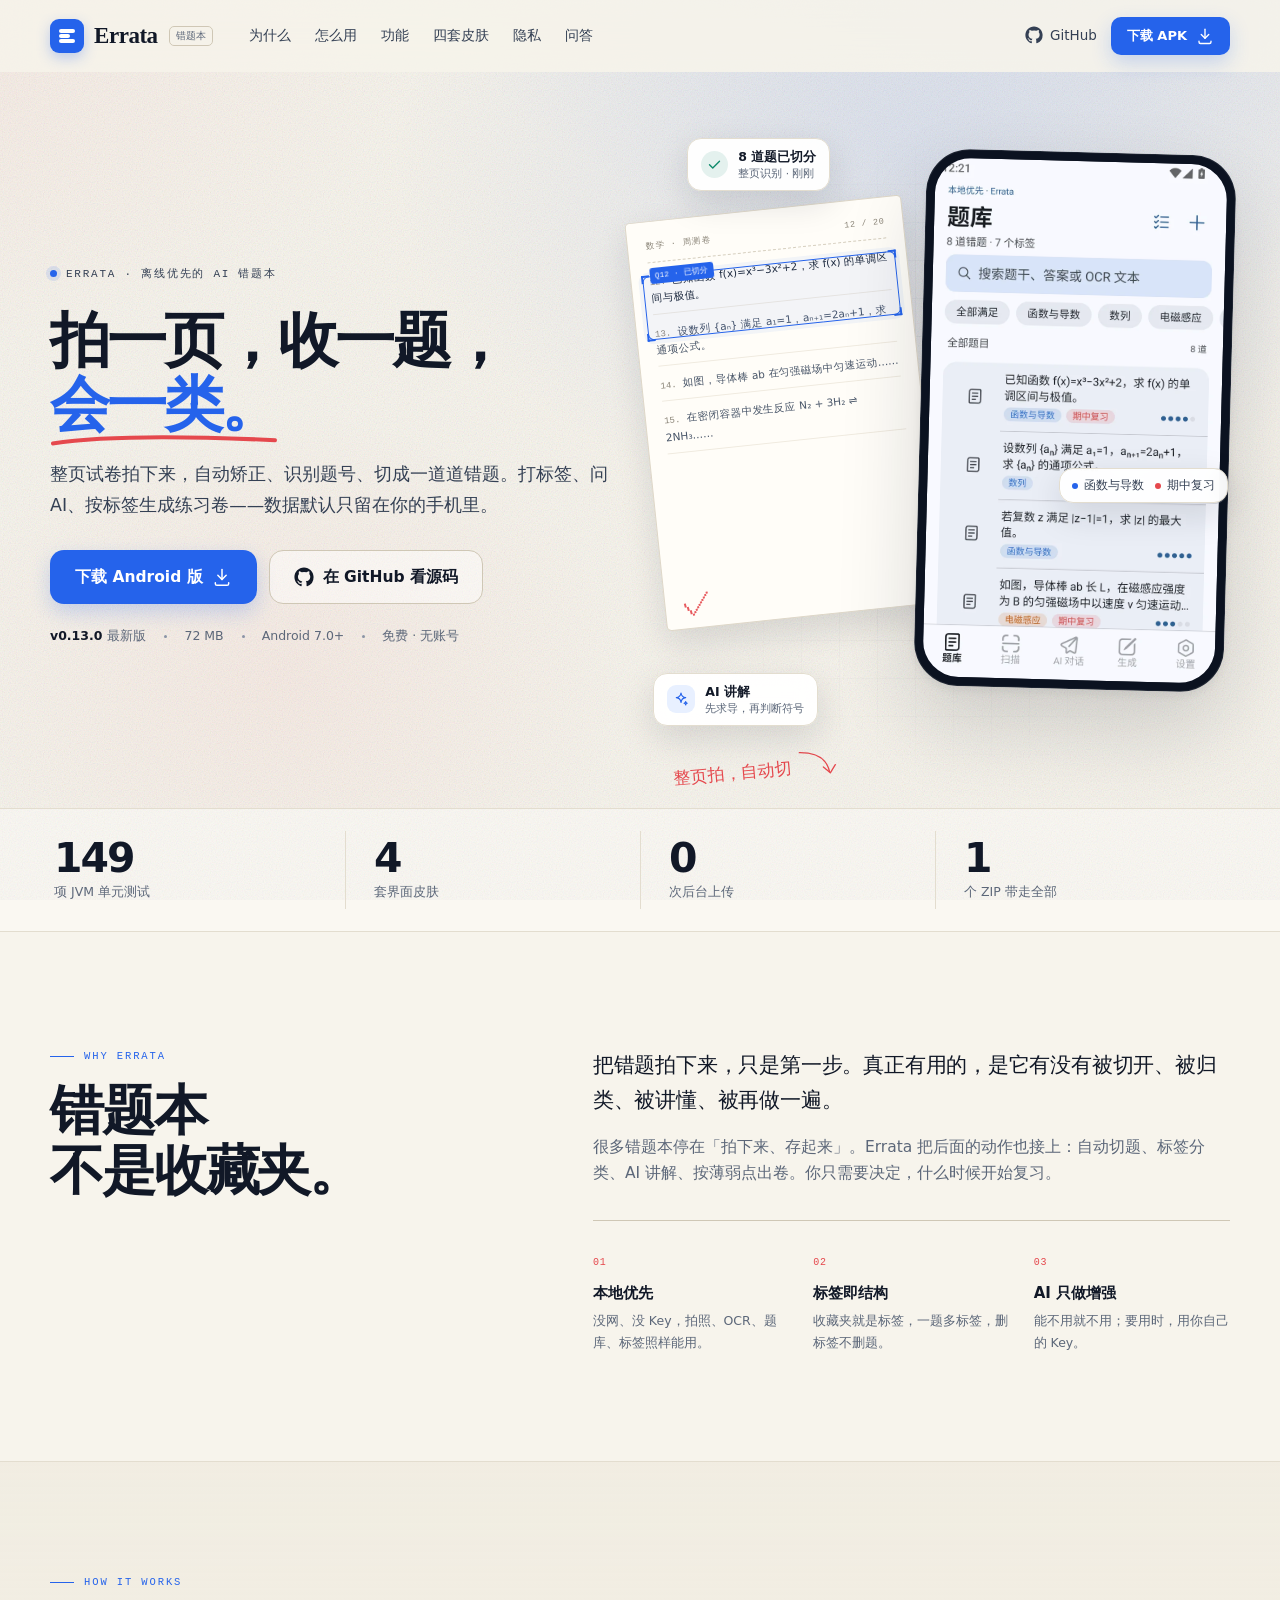
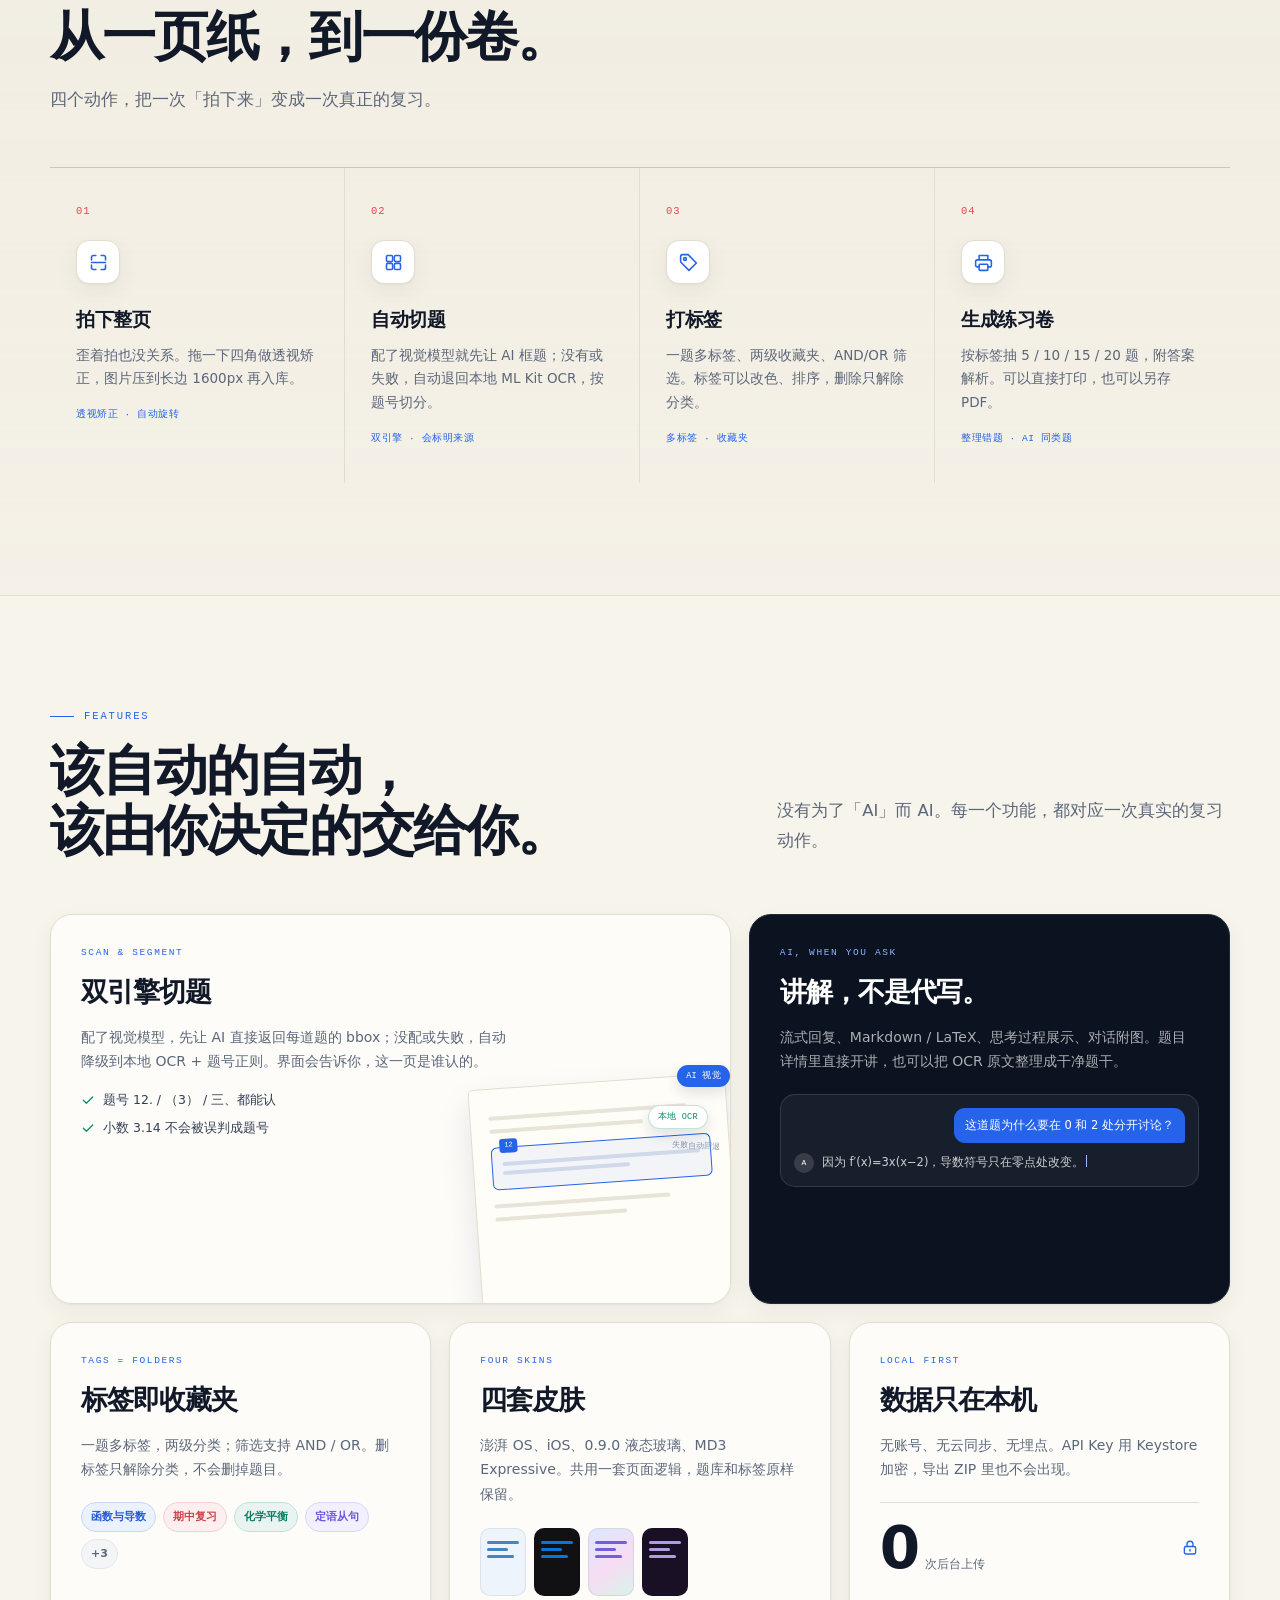
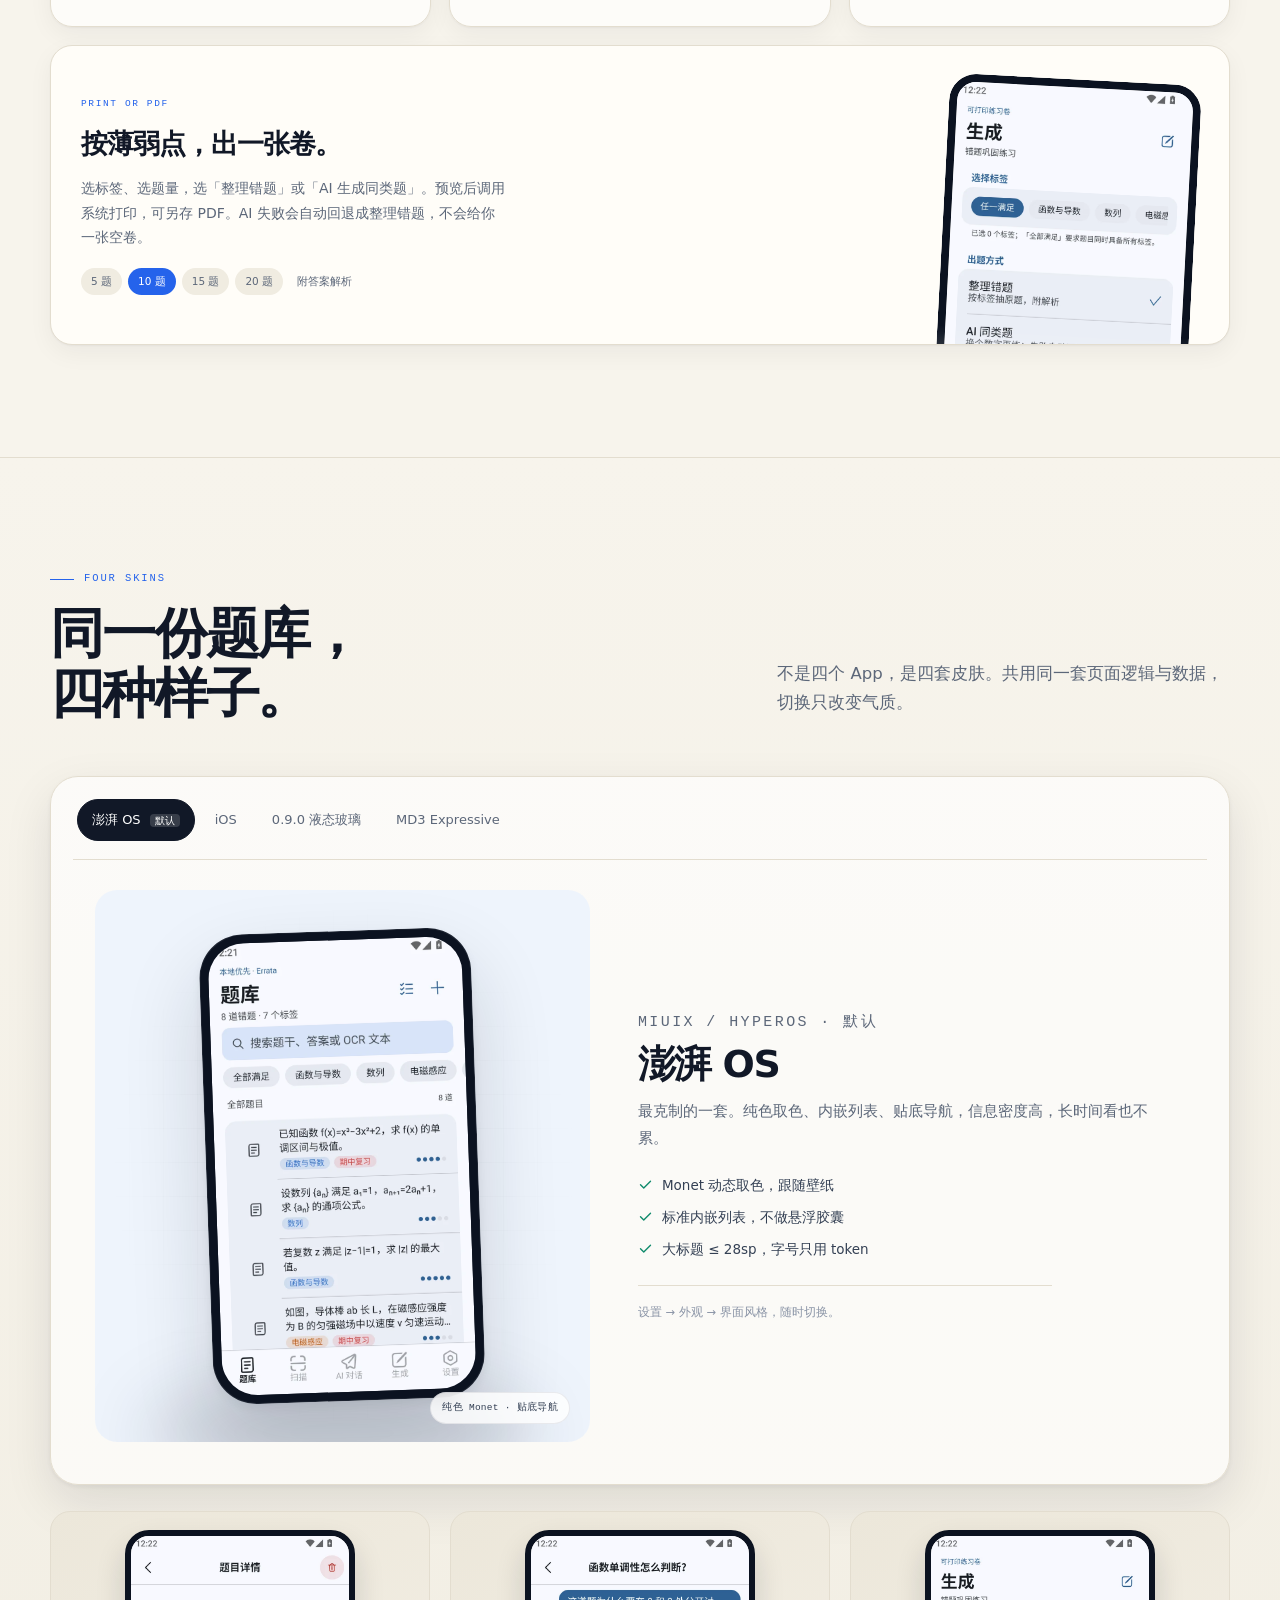
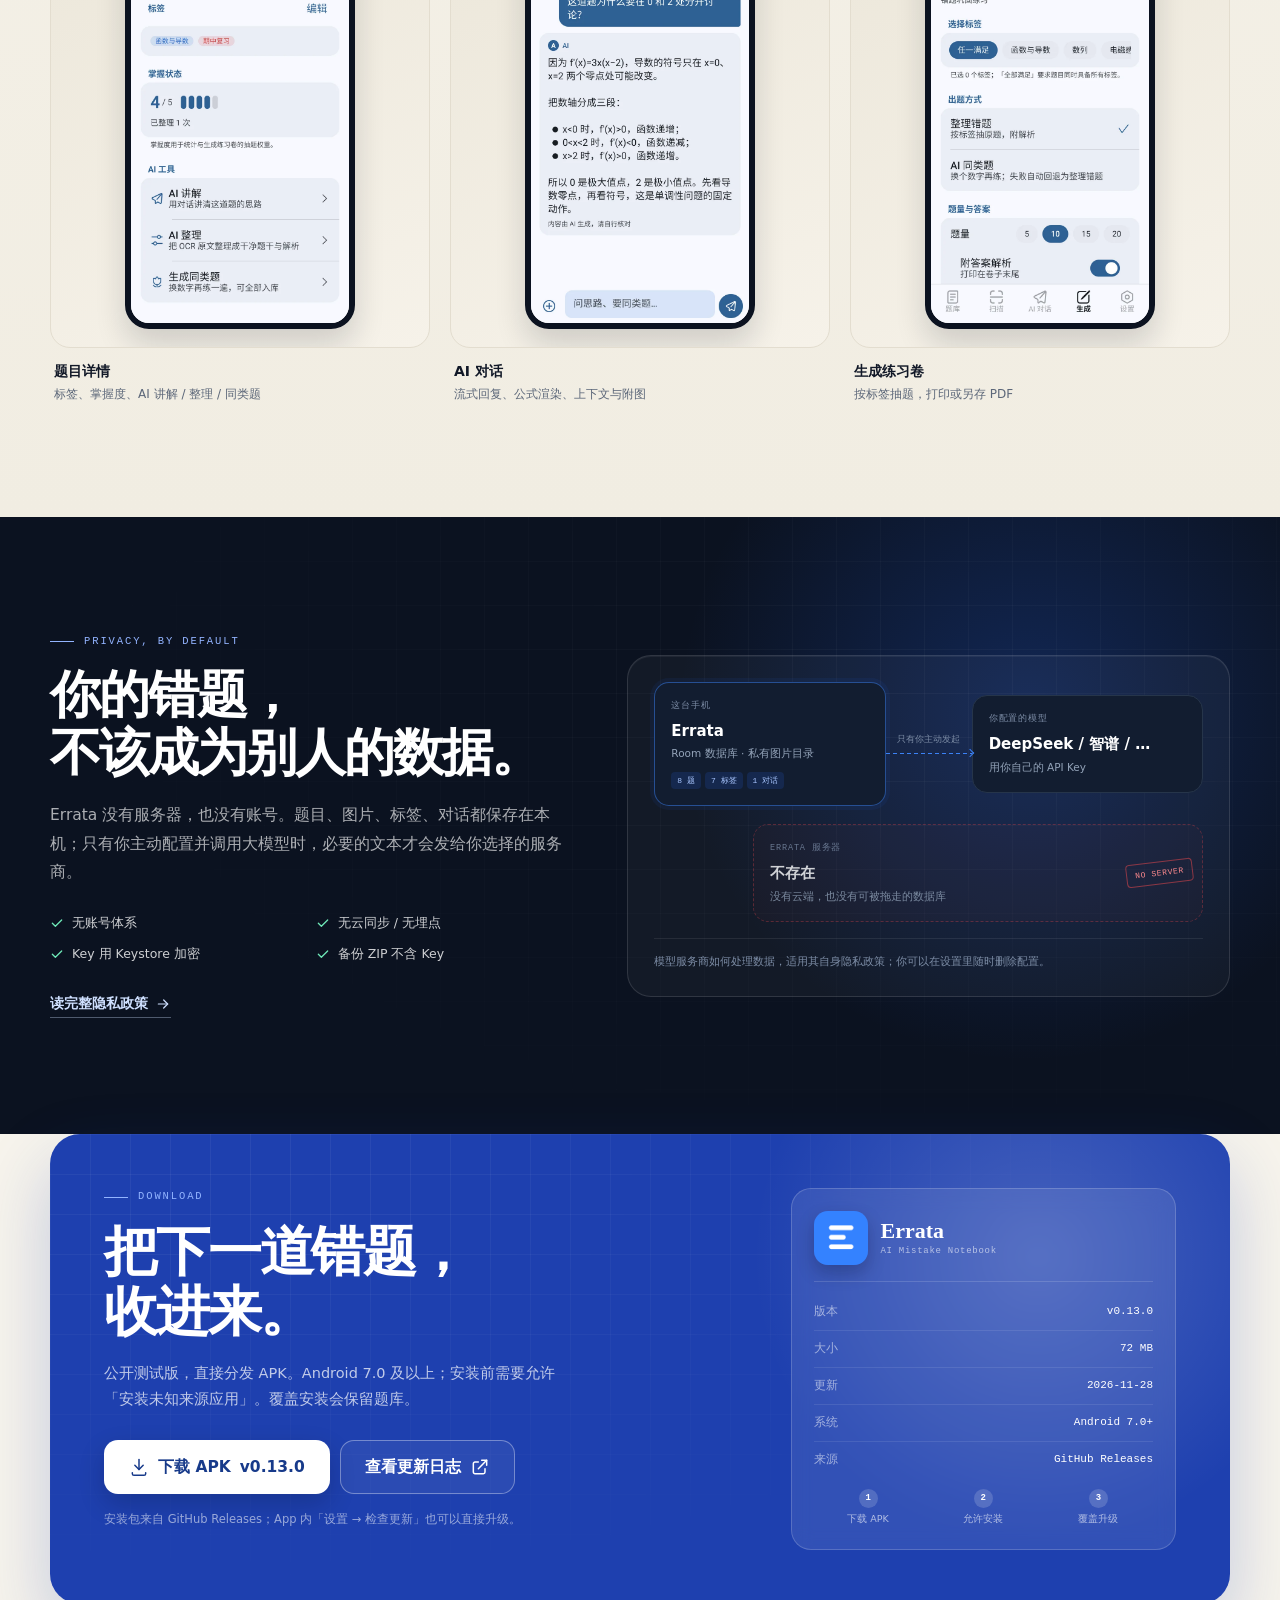
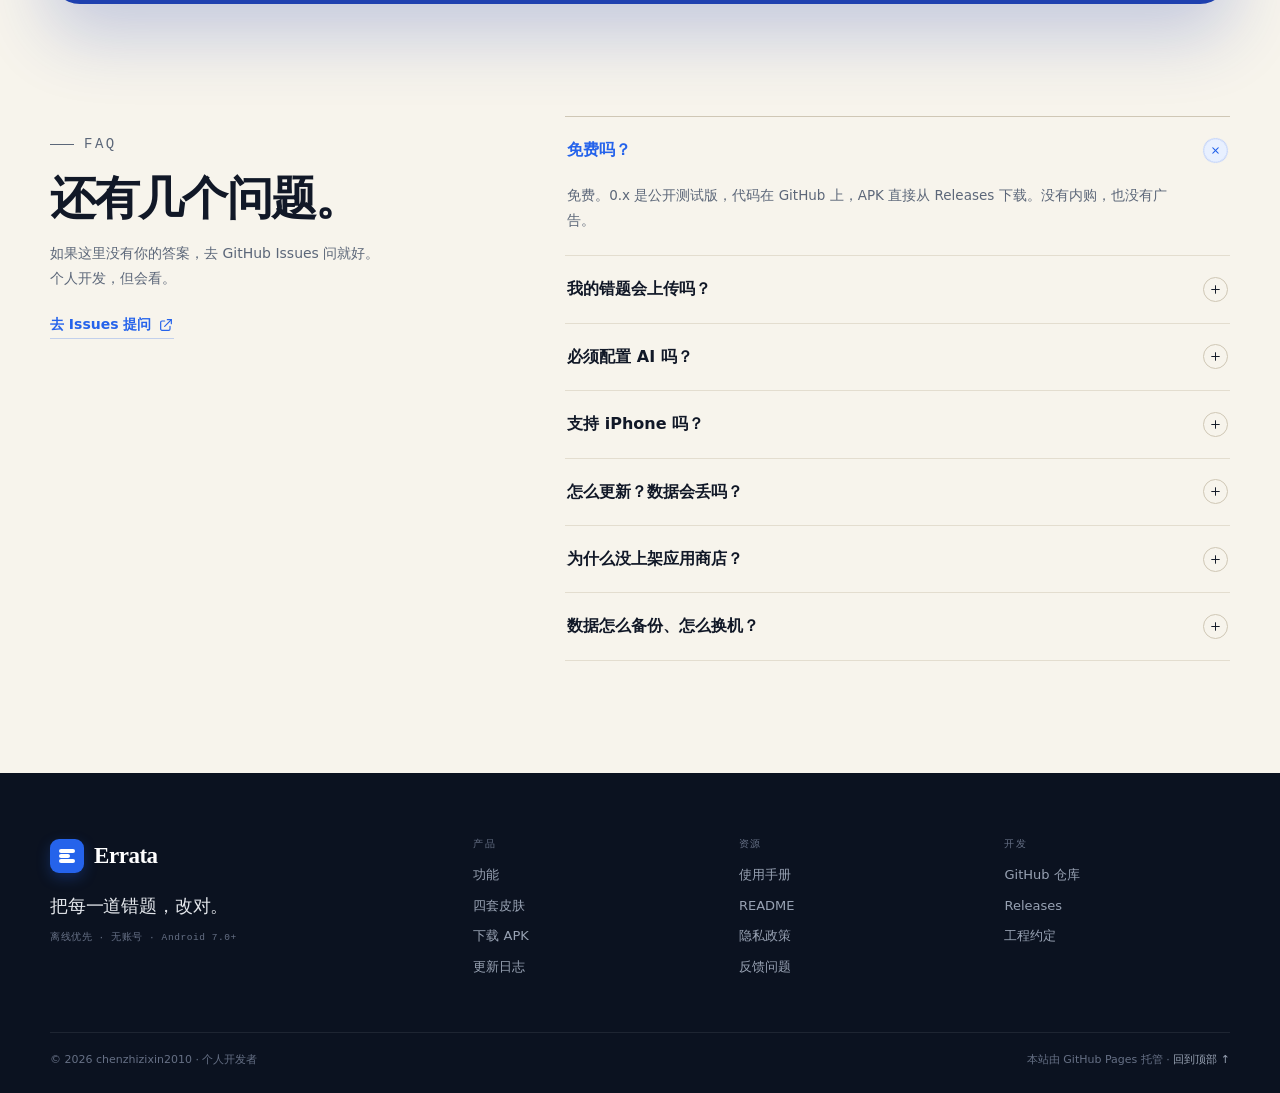
<file: index.html>
<!DOCTYPE html>
<html lang="zh-CN">
<head>
  <meta charset="utf-8">
  <meta name="viewport" content="width=device-width, initial-scale=1">
  <title>Errata · 离线优先的 AI 错题本</title>
  <meta name="description" content="拍一页试卷，自动切成一道道错题。标签分类、AI 讲解、按标签生成练习卷；数据默认只留在你的手机里。Android 7.0+，免费下载。">
  <meta name="keywords" content="错题本, AI 错题本, 拍照切题, OCR, 练习卷, 安卓, Errata, 错题整理">
  <meta name="author" content="chenzhizixin2010">
  <meta name="theme-color" content="#F7F4EC">
  <meta name="color-scheme" content="light">
  <meta name="application-name" content="Errata">
  <link rel="canonical" href="https://chenzhizixin2010.github.io/wrongbook/">
  <link rel="icon" href="assets/img/favicon.svg" type="image/svg+xml">
  <link rel="icon" type="image/png" sizes="32x32" href="assets/img/favicon-32.png">
  <link rel="apple-touch-icon" href="assets/img/apple-touch-icon.png">
  <link rel="manifest" href="site.webmanifest">

  <meta property="og:type" content="website">
  <meta property="og:site_name" content="Errata">
  <meta property="og:title" content="Errata · 拍一页，收一题，会一类。">
  <meta property="og:description" content="离线优先的 AI 错题本：拍照切题、多标签分类、AI 讲解、按标签生成练习卷。数据默认只留在手机里。">
  <meta property="og:url" content="https://chenzhizixin2010.github.io/wrongbook/">
  <meta property="og:image" content="https://chenzhizixin2010.github.io/wrongbook/assets/img/og.png">
  <meta property="og:image:width" content="1200">
  <meta property="og:image:height" content="630">
  <meta property="og:image:alt" content="Errata：离线优先的 AI 错题本，拍一页，收一题，会一类。">
  <meta property="og:locale" content="zh_CN">
  <meta name="twitter:card" content="summary_large_image">
  <meta name="twitter:title" content="Errata · 离线优先的 AI 错题本">
  <meta name="twitter:description" content="拍一页试卷，自动切成一道道错题。标签分类、AI 讲解、按标签生成练习卷。数据只留在手机里。">
  <meta name="twitter:image" content="https://chenzhizixin2010.github.io/wrongbook/assets/img/og.png">

  <link rel="preload" as="image" href="assets/img/screens/home-miuix.webp">
  <link rel="stylesheet" href="assets/css/site.css">
</head>
<body>
  <a class="skip-link" href="#main">跳到主要内容</a>

  <svg class="svg-sprite" aria-hidden="true" width="0" height="0">
    <symbol id="i-arrow" viewBox="0 0 24 24"><path d="M5 12h14"/><path d="m13 6 6 6-6 6"/></symbol>
    <symbol id="i-download" viewBox="0 0 24 24"><path d="M12 3v12"/><path d="m7 10 5 5 5-5"/><path d="M4 19v1a2 2 0 0 0 2 2h12a2 2 0 0 0 2-2v-1"/></symbol>
    <symbol id="i-check" viewBox="0 0 24 24"><path d="m4 12.5 5.2 5.2L20 6.8"/></symbol>
    <symbol id="i-plus" viewBox="0 0 24 24"><path d="M12 5v14M5 12h14"/></symbol>
    <symbol id="i-chevron" viewBox="0 0 24 24"><path d="m9 5 7 7-7 7"/></symbol>
    <symbol id="i-menu" viewBox="0 0 24 24"><path d="M4 7h16M4 12h16M4 17h16"/></symbol>
    <symbol id="i-close" viewBox="0 0 24 24"><path d="m6 6 12 12M18 6 6 18"/></symbol>
    <symbol id="i-scan" viewBox="0 0 24 24"><path d="M4 9V6a2 2 0 0 1 2-2h3M15 4h3a2 2 0 0 1 2 2v3M20 15v3a2 2 0 0 1-2 2h-3M9 20H6a2 2 0 0 1-2-2v-3"/><path d="M4 12h16"/></symbol>
    <symbol id="i-tag" viewBox="0 0 24 24"><path d="M3 11.5V5a2 2 0 0 1 2-2h6.5L21 12.5 12.5 21 3 11.5Z"/><circle cx="8" cy="8" r="1.6"/></symbol>
    <symbol id="i-printer" viewBox="0 0 24 24"><path d="M7 8V4h10v4"/><path d="M7 17H5a2 2 0 0 1-2-2v-4a2 2 0 0 1 2-2h14a2 2 0 0 1 2 2v4a2 2 0 0 1-2 2h-2"/><rect x="7" y="14" width="10" height="7" rx="1"/></symbol>
    <symbol id="i-lock" viewBox="0 0 24 24"><rect x="4.5" y="10" width="15" height="10" rx="2"/><path d="M8 10V7a4 4 0 0 1 8 0v3"/><path d="M12 14v2"/></symbol>
    <symbol id="i-chat" viewBox="0 0 24 24"><path d="M21 11.5a8.4 8.4 0 0 1-8.5 8.3 9 9 0 0 1-3.8-.8L4 21l1.7-4.4a8 8 0 0 1-1.2-4.2A8.4 8.4 0 0 1 13 4.1a8.4 8.4 0 0 1 8 7.4Z"/><path d="M8.5 11.5h.01M12 11.5h.01M15.5 11.5h.01"/></symbol>
    <symbol id="i-spark" viewBox="0 0 24 24"><path d="M12 3c.6 4.6 2.4 6.4 7 7-4.6.6-6.4 2.4-7 7-.6-4.6-2.4-6.4-7-7 4.6-.6 6.4-2.4 7-7Z"/><path d="M19 16c.2 1.6.8 2.2 2.4 2.4-1.6.2-2.2.8-2.4 2.4-.2-1.6-.8-2.2-2.4-2.4 1.6-.2 2.2-.8 2.4-2.4Z"/></symbol>
    <symbol id="i-book" viewBox="0 0 24 24"><path d="M4 5.5A2.5 2.5 0 0 1 6.5 3H20v15.5H6.5A2.5 2.5 0 0 0 4 21V5.5Z"/><path d="M4 18.5A2.5 2.5 0 0 1 6.5 16H20"/><path d="M8 7h8"/></symbol>
    <symbol id="i-grid" viewBox="0 0 24 24"><rect x="4" y="4" width="7" height="7" rx="1.5"/><rect x="13" y="4" width="7" height="7" rx="1.5"/><rect x="4" y="13" width="7" height="7" rx="1.5"/><rect x="13" y="13" width="7" height="7" rx="1.5"/></symbol>
    <symbol id="i-device" viewBox="0 0 24 24"><rect x="6" y="2.5" width="12" height="19" rx="2.5"/><path d="M10 5.5h4M11 18.5h2"/></symbol>
    <symbol id="i-external" viewBox="0 0 24 24"><path d="M14 4h6v6"/><path d="M20 4 10 14"/><path d="M18 14v4a2 2 0 0 1-2 2H6a2 2 0 0 1-2-2V8a2 2 0 0 1 2-2h4"/></symbol>
    <symbol id="i-github" viewBox="0 0 24 24"><path d="M12 .5C5.65.5.5 5.65.5 12c0 5.1 3.29 9.42 7.86 10.95.58.1.79-.25.79-.56v-2.17c-3.2.7-3.88-1.36-3.88-1.36-.53-1.34-1.3-1.7-1.3-1.7-1.06-.72.08-.71.08-.71 1.17.08 1.79 1.2 1.79 1.2 1.04 1.78 2.73 1.27 3.4.97.1-.75.41-1.27.74-1.56-2.55-.29-5.23-1.28-5.23-5.7 0-1.26.45-2.29 1.19-3.1-.12-.29-.52-1.46.11-3.05 0 0 .97-.31 3.18 1.18a11.1 11.1 0 0 1 5.8 0c2.2-1.49 3.17-1.18 3.17-1.18.63 1.59.23 2.76.11 3.05.74.81 1.19 1.84 1.19 3.1 0 4.43-2.69 5.41-5.25 5.69.42.36.79 1.08.79 2.18v3.23c0 .31.21.67.8.56A11.51 11.51 0 0 0 23.5 12C23.5 5.65 18.35.5 12 .5Z"/></symbol>
  </svg>

  <header class="site-header" id="top">
    <div class="wrap header-inner">
      <a class="brand" href="index.html" aria-label="Errata 首页">
        <span class="brand-mark" aria-hidden="true">
          <span></span><span></span><span></span>
        </span>
        <span class="brand-name">Errata</span>
        <span class="brand-sub">错题本</span>
      </a>

      <nav class="nav" id="siteNav" aria-label="主导航">
        <a href="#why">为什么</a>
        <a href="#how">怎么用</a>
        <a href="#features">功能</a>
        <a href="#skins">四套皮肤</a>
        <a href="#privacy">隐私</a>
        <a href="#faq">问答</a>
      </nav>

      <div class="header-actions">
        <a class="gh-link" href="https://github.com/chenzhizixin2010/wrongbook" target="_blank" rel="noopener">
          <svg class="icon icon-fill" aria-hidden="true"><use href="#i-github"></use></svg>
          <span>GitHub</span>
        </a>
        <a class="btn btn-primary btn-sm" href="#download">
          下载 APK
          <svg class="icon" aria-hidden="true"><use href="#i-download"></use></svg>
        </a>
        <button class="menu-btn" id="menuBtn" type="button" aria-label="打开菜单" aria-controls="siteNav" aria-expanded="false">
          <svg class="icon menu-open-icon" aria-hidden="true"><use href="#i-menu"></use></svg>
          <svg class="icon menu-close-icon" aria-hidden="true"><use href="#i-close"></use></svg>
        </button>
      </div>
    </div>
  </header>

  <main id="main">
    <section class="hero">
      <div class="hero-wash" aria-hidden="true"></div>
      <div class="wrap hero-grid">
        <div class="hero-copy">
          <p class="eyebrow"><span class="live-dot" aria-hidden="true"></span> ERRATA · 离线优先的 AI 错题本</p>
          <h1><span class="h1-top">拍一页，<br class="br-mobile">收一题，</span><br><span class="mark">会一类。<svg viewBox="0 0 340 22" preserveAspectRatio="none" aria-hidden="true"><path d="M4 14C74 5 180 4 336 10"/></svg></span></h1>
          <p class="hero-lede">整页试卷拍下来，自动矫正、识别题号、切成一道道错题。<span class="nowrap">打标签</span>、问 AI、按标签生成练习卷——数据默认只留在你的手机里。</p>
          <div class="hero-actions">
            <a class="btn btn-primary btn-lg" data-download href="https://github.com/chenzhizixin2010/wrongbook/releases/download/v0.13.0/wrongbook-v0.13.0.apk">
              下载 Android 版
              <svg class="icon" aria-hidden="true"><use href="#i-download"></use></svg>
            </a>
            <a class="btn btn-secondary btn-lg" href="https://github.com/chenzhizixin2010/wrongbook" target="_blank" rel="noopener">
              <svg class="icon icon-fill" aria-hidden="true"><use href="#i-github"></use></svg>
              在 GitHub 看源码
            </a>
          </div>
          <ul class="hero-facts" aria-label="版本与系统要求">
            <li><strong data-version>v0.13.0</strong> 最新版</li>
            <li><span data-size>72 MB</span></li>
            <li>Android 7.0+</li>
            <li>免费 · 无账号</li>
          </ul>
        </div>

        <div class="hero-art" aria-label="Errata 应用界面与一张被切分的试卷">
          <div class="hero-grid-bg" aria-hidden="true"></div>

          <div class="paper-card" aria-hidden="true">
            <div class="paper-top"><span>数学 · 周测卷</span><span>12 / 20</span></div>
            <p class="paper-line is-target"><span class="paper-no">12.</span> 已知函数 f(x)=x³−3x²+2，求 f(x) 的单调区间与极值。</p>
            <p class="paper-line"><span class="paper-no">13.</span> 设数列 {aₙ} 满足 a₁=1，aₙ₊₁=2aₙ+1，求通项公式。</p>
            <p class="paper-line"><span class="paper-no">14.</span> 如图，导体棒 ab 在匀强磁场中匀速运动……</p>
            <p class="paper-line"><span class="paper-no">15.</span> 在密闭容器中发生反应 N₂ + 3H₂ ⇌ 2NH₃……</p>
            <span class="scan-box"><i class="c tl"></i><i class="c tr"></i><i class="c bl"></i><i class="c br"></i><em>Q12 · 已切分</em></span>
            <span class="paper-check">✓</span>
          </div>

          <figure class="phone phone-hero">
            <img src="assets/img/screens/home-miuix.webp" width="720" height="1280" alt="Errata 题库界面：8 道错题、标签筛选和掌握度圆点">
          </figure>

          <div class="float-chip chip-count">
            <span class="chip-check"><svg class="icon" aria-hidden="true"><use href="#i-check"></use></svg></span>
            <div><strong>8 道题已切分</strong><small>整页识别 · 刚刚</small></div>
          </div>

          <div class="float-chip chip-tag" aria-hidden="true">
            <span class="tag-dot" style="--tag:#2563EB"></span>函数与导数
            <span class="tag-dot" style="--tag:#E5484D"></span>期中复习
          </div>

          <div class="float-chip chip-ai">
            <span class="chip-spark"><svg class="icon" aria-hidden="true"><use href="#i-spark"></use></svg></span>
            <div><strong>AI 讲解</strong><small>先求导，再判断符号</small></div>
          </div>

          <div class="scribble" aria-hidden="true">整页拍，自动切<svg viewBox="0 0 90 40"><path d="M4 4c26 2 38 14 40 30"/><path d="m36 27 9 9 8-11"/></svg></div>
        </div>
      </div>
    </section>

    <section class="stats" aria-label="项目数据">
      <div class="wrap stats-grid">
        <div><strong>149</strong><span>项 JVM 单元测试</span></div>
        <div><strong>4</strong><span>套界面皮肤</span></div>
        <div><strong>0</strong><span>次后台上传</span></div>
        <div><strong>1</strong><span>个 ZIP 带走全部</span></div>
      </div>
    </section>

    <section class="section manifesto" id="why">
      <div class="wrap manifesto-grid">
        <div class="reveal">
          <p class="label">WHY ERRATA</p>
          <h2>错题本<br>不是收藏夹。</h2>
        </div>
        <div class="manifesto-body reveal">
          <p class="big">把错题拍下来，只是第一步。真正有用的，是它有没有被切开、被归类、被讲懂、被再做一遍。</p>
          <p>很多错题本停在「拍下来、存起来」。Errata 把后面的动作也接上：自动切题、标签分类、AI 讲解、按薄弱点出卷。你只需要决定，什么时候开始复习。</p>
          <div class="principles">
            <div><span>01</span><strong>本地优先</strong><p>没网、没 Key，拍照、OCR、题库、标签照样能用。</p></div>
            <div><span>02</span><strong>标签即结构</strong><p>收藏夹就是标签，一题多标签，删标签不删题。</p></div>
            <div><span>03</span><strong>AI 只做增强</strong><p>能不用就不用；要用时，用你自己的 Key。</p></div>
          </div>
        </div>
      </div>
    </section>

    <section class="section section-tint" id="how">
      <div class="wrap">
        <div class="section-head reveal">
          <p class="label">HOW IT WORKS</p>
          <h2>从一页纸，到一份卷。</h2>
          <p class="lede">四个动作，把一次「拍下来」变成一次真正的复习。</p>
        </div>
        <ol class="steps">
          <li class="reveal">
            <span class="step-no">01</span>
            <span class="step-icon"><svg class="icon" aria-hidden="true"><use href="#i-scan"></use></svg></span>
            <h3>拍下整页</h3>
            <p>歪着拍也没关系。拖一下四角做透视矫正，图片压到长边 1600px 再入库。</p>
            <span class="step-note">透视矫正 · 自动旋转</span>
          </li>
          <li class="reveal">
            <span class="step-no">02</span>
            <span class="step-icon"><svg class="icon" aria-hidden="true"><use href="#i-grid"></use></svg></span>
            <h3>自动切题</h3>
            <p>配了视觉模型就先让 AI 框题；没有或失败，自动退回本地 ML Kit OCR，按题号切分。</p>
            <span class="step-note">双引擎 · 会标明来源</span>
          </li>
          <li class="reveal">
            <span class="step-no">03</span>
            <span class="step-icon"><svg class="icon" aria-hidden="true"><use href="#i-tag"></use></svg></span>
            <h3>打标签</h3>
            <p>一题多标签、两级收藏夹、AND/OR 筛选。标签可以改色、排序，删除只解除分类。</p>
            <span class="step-note">多标签 · 收藏夹</span>
          </li>
          <li class="reveal">
            <span class="step-no">04</span>
            <span class="step-icon"><svg class="icon" aria-hidden="true"><use href="#i-printer"></use></svg></span>
            <h3>生成练习卷</h3>
            <p>按标签抽 5 / 10 / 15 / 20 题，附答案解析。可以直接打印，也可以另存 PDF。</p>
            <span class="step-note">整理错题 · AI 同类题</span>
          </li>
        </ol>
      </div>
    </section>

    <section class="section" id="features">
      <div class="wrap">
        <div class="section-head section-head-row reveal">
          <div>
            <p class="label">FEATURES</p>
            <h2>该自动的自动，<br>该由你决定的交给你。</h2>
          </div>
          <p class="lede">没有为了「AI」而 AI。每一个功能，都对应一次真实的复习动作。</p>
        </div>

        <div class="bento">
          <article class="feature feature-scan reveal">
            <div class="feature-copy">
              <span class="feature-kicker">SCAN &amp; SEGMENT</span>
              <h3>双引擎切题</h3>
              <p>配了视觉模型，先让 AI 直接返回每道题的 bbox；没配或失败，自动降级到本地 OCR + 题号正则。界面会告诉你，这一页是谁认的。</p>
              <ul class="mini-list">
                <li><svg class="icon" aria-hidden="true"><use href="#i-check"></use></svg>题号 12. / （3） / 三、都能认</li>
                <li><svg class="icon" aria-hidden="true"><use href="#i-check"></use></svg>小数 3.14 不会被误判成题号</li>
              </ul>
            </div>
            <div class="scan-visual" aria-hidden="true">
              <div class="sv-paper">
                <div class="sv-line w90"></div>
                <div class="sv-line w70"></div>
                <div class="sv-target"><span>12</span><div><i></i><i></i></div></div>
                <div class="sv-line w80"></div>
                <div class="sv-line w60"></div>
              </div>
              <span class="engine-pill ai">AI 视觉</span>
              <span class="engine-pill local">本地 OCR</span>
              <span class="fallback-note">失败自动回退</span>
            </div>
          </article>

          <article class="feature feature-ai reveal">
            <span class="feature-kicker">AI, WHEN YOU ASK</span>
            <h3>讲解，不是代写。</h3>
            <p>流式回复、Markdown / LaTeX、思考过程展示、对话附图。题目详情里直接开讲，也可以把 OCR 原文整理成干净题干。</p>
            <div class="chat-mock" aria-hidden="true">
              <div class="chat-q">这道题为什么要在 0 和 2 处分开讨论？</div>
              <div class="chat-a">
                <span class="chat-avatar">A</span>
                <div>因为 f′(x)=3x(x−2)，导数符号只在零点处改变。<span class="cursor"></span></div>
              </div>
            </div>
          </article>

          <article class="feature feature-tags reveal">
            <span class="feature-kicker">TAGS = FOLDERS</span>
            <h3>标签即收藏夹</h3>
            <p>一题多标签，两级分类；筛选支持 AND / OR。删标签只解除分类，不会删掉题目。</p>
            <div class="tag-cloud" aria-hidden="true">
              <span style="--tag:#2563EB">函数与导数</span>
              <span style="--tag:#E5484D">期中复习</span>
              <span style="--tag:#0E8A6B">化学平衡</span>
              <span style="--tag:#7A5AF8">定语从句</span>
              <span class="tag-more">+3</span>
            </div>
          </article>

          <article class="feature feature-skins reveal">
            <span class="feature-kicker">FOUR SKINS</span>
            <h3>四套皮肤</h3>
            <p>澎湃 OS、iOS、0.9.0 液态玻璃、MD3 Expressive。共用一套页面逻辑，题库和标签原样保留。</p>
            <div class="skin-strip" aria-hidden="true">
              <span class="skin-swatch" data-swatch="miuix"><i></i><i></i><i></i></span>
              <span class="skin-swatch" data-swatch="ios"><i></i><i></i><i></i></span>
              <span class="skin-swatch" data-swatch="v090"><i></i><i></i><i></i></span>
              <span class="skin-swatch" data-swatch="md3e"><i></i><i></i><i></i></span>
            </div>
          </article>

          <article class="feature feature-privacy reveal">
            <span class="feature-kicker">LOCAL FIRST</span>
            <h3>数据只在本机</h3>
            <p>无账号、无云同步、无埋点。API Key 用 Keystore 加密，导出 ZIP 里也不会出现。</p>
            <div class="zero-upload" aria-hidden="true">
              <strong>0</strong>
              <span>次后台上传</span>
              <svg class="icon"><use href="#i-lock"></use></svg>
            </div>
          </article>

          <article class="feature feature-paper reveal">
            <div class="feature-copy">
              <span class="feature-kicker">PRINT OR PDF</span>
              <h3>按薄弱点，出一张卷。</h3>
              <p>选标签、选题量，选「整理错题」或「AI 生成同类题」。预览后调用系统打印，可另存 PDF。AI 失败会自动回退成整理错题，不会给你一张空卷。</p>
              <div class="paper-actions" aria-hidden="true">
                <span>5 题</span><span class="is-on">10 题</span><span>15 题</span><span>20 题</span>
                <em>附答案解析</em>
              </div>
            </div>
            <img class="paper-shot" src="assets/img/screens/generate-miuix.webp" width="720" height="1280" loading="lazy" alt="Errata 生成练习卷界面：选择标签、出题方式与题量">
          </article>
        </div>
      </div>
    </section>

    <section class="section skins-section" id="skins">
      <div class="wrap">
        <div class="section-head section-head-row reveal">
          <div>
            <p class="label">FOUR SKINS</p>
            <h2>同一份题库，<br>四种样子。</h2>
          </div>
          <p class="lede">不是四个 App，是四套皮肤。共用同一套页面逻辑与数据，切换只改变气质。</p>
        </div>

        <div class="skin-shell reveal">
          <div class="skin-tabs" role="tablist" aria-label="界面皮肤">
            <button class="skin-tab is-active" id="tab-miuix" role="tab" aria-selected="true" aria-controls="panel-miuix" tabindex="0" data-skin="miuix">澎湃 OS <span>默认</span></button>
            <button class="skin-tab" id="tab-ios" role="tab" aria-selected="false" aria-controls="panel-ios" tabindex="-1" data-skin="ios">iOS</button>
            <button class="skin-tab" id="tab-v090" role="tab" aria-selected="false" aria-controls="panel-v090" tabindex="-1" data-skin="v090">0.9.0 液态玻璃</button>
            <button class="skin-tab" id="tab-md3e" role="tab" aria-selected="false" aria-controls="panel-md3e" tabindex="-1" data-skin="md3e">MD3 Expressive</button>
          </div>

          <div class="skin-panel is-active" id="panel-miuix" role="tabpanel" aria-labelledby="tab-miuix" data-theme="miuix">
            <div class="skin-visual">
              <span class="skin-bg-grid" aria-hidden="true"></span>
              <figure class="phone phone-gallery">
                <img src="assets/img/screens/home-miuix.webp" width="720" height="1280" alt="澎湃 OS 皮肤下的 Errata 题库">
              </figure>
              <span class="skin-float">纯色 Monet · 贴底导航</span>
            </div>
            <div class="skin-copy">
              <p class="skin-kicker">MIUIX / HYPEROS · 默认</p>
              <h3>澎湃 OS</h3>
              <p>最克制的一套。纯色取色、内嵌列表、贴底导航，信息密度高，长时间看也不累。</p>
              <ul class="ticks">
                <li><svg class="icon" aria-hidden="true"><use href="#i-check"></use></svg>Monet 动态取色，跟随壁纸</li>
                <li><svg class="icon" aria-hidden="true"><use href="#i-check"></use></svg>标准内嵌列表，不做悬浮胶囊</li>
                <li><svg class="icon" aria-hidden="true"><use href="#i-check"></use></svg>大标题 ≤ 28sp，字号只用 token</li>
              </ul>
              <p class="skin-hint">设置 → 外观 → 界面风格，随时切换。</p>
            </div>
          </div>

          <div class="skin-panel" id="panel-ios" role="tabpanel" aria-labelledby="tab-ios" data-theme="ios" hidden>
            <div class="skin-visual">
              <span class="skin-bg-grid" aria-hidden="true"></span>
              <figure class="phone phone-gallery">
                <img src="assets/img/screens/home-ios.webp" width="720" height="1280" alt="iOS 皮肤下的 Errata 题库">
              </figure>
              <span class="skin-float">玻璃材质 · Cupertino 字阶</span>
            </div>
            <div class="skin-copy">
              <p class="skin-kicker">IOS / CUPERTINO</p>
              <h3>iOS</h3>
              <p>分组列表、玻璃材质、SF 风格字阶。给习惯 iOS 的人一点熟悉感，但它仍然运行在 Android 上。</p>
              <ul class="ticks">
                <li><svg class="icon" aria-hidden="true"><use href="#i-check"></use></svg>Cupertino 分组列表与圆角</li>
                <li><svg class="icon" aria-hidden="true"><use href="#i-check"></use></svg>深色模式下的玻璃质感</li>
                <li><svg class="icon" aria-hidden="true"><use href="#i-check"></use></svg>与其它皮肤共用同一份数据</li>
              </ul>
              <p class="skin-hint">设置 → 外观 → 界面风格，随时切换。</p>
            </div>
          </div>

          <div class="skin-panel" id="panel-v090" role="tabpanel" aria-labelledby="tab-v090" data-theme="v090" hidden>
            <div class="skin-visual">
              <span class="skin-bg-grid" aria-hidden="true"></span>
              <figure class="phone phone-gallery">
                <img src="assets/img/screens/home-v090.webp" width="720" height="1280" alt="0.9.0 液态玻璃皮肤下的 Errata 题库">
              </figure>
              <span class="skin-float">极光渐变 · 悬浮胶囊</span>
            </div>
            <div class="skin-copy">
              <p class="skin-kicker">0.9.0 / LIQUID GLASS</p>
              <h3>0.9.0 液态玻璃</h3>
              <p>极光背景、悬浮胶囊导航、蓝紫渐变按钮。允许自己在一本错题本里，浪漫一下。</p>
              <ul class="ticks">
                <li><svg class="icon" aria-hidden="true"><use href="#i-check"></use></svg>柔和的极光渐变与玻璃高光</li>
                <li><svg class="icon" aria-hidden="true"><use href="#i-check"></use></svg>复古悬浮胶囊底部导航</li>
                <li><svg class="icon" aria-hidden="true"><use href="#i-check"></use></svg>只在这套皮肤里使用渐变</li>
              </ul>
              <p class="skin-hint">设置 → 外观 → 界面风格，随时切换。</p>
            </div>
          </div>

          <div class="skin-panel" id="panel-md3e" role="tabpanel" aria-labelledby="tab-md3e" data-theme="md3e" hidden>
            <div class="skin-visual">
              <span class="skin-bg-grid" aria-hidden="true"></span>
              <figure class="phone phone-gallery">
                <img src="assets/img/screens/home-md3e.webp" width="720" height="1280" alt="MD3 Expressive 皮肤下的 Errata 题库">
              </figure>
              <span class="skin-float">药丸按钮 · 大圆角</span>
            </div>
            <div class="skin-copy">
              <p class="skin-kicker">MATERIAL 3 EXPRESSIVE</p>
              <h3>MD3 Expressive</h3>
              <p>药丸按钮、大圆角、动态色、弹性导航。Material 3 的另一种表情，适合喜欢深色的人。</p>
              <ul class="ticks">
                <li><svg class="icon" aria-hidden="true"><use href="#i-check"></use></svg>Material 3 动态取色</li>
                <li><svg class="icon" aria-hidden="true"><use href="#i-check"></use></svg>药丸按钮与弹性导航</li>
                <li><svg class="icon" aria-hidden="true"><use href="#i-check"></use></svg>深色下的紫色层次</li>
              </ul>
              <p class="skin-hint">设置 → 外观 → 界面风格，随时切换。</p>
            </div>
          </div>
        </div>

        <div class="more-screens">
          <figure class="reveal">
            <div class="shot-frame"><img src="assets/img/screens/detail-miuix.webp" width="720" height="1280" loading="lazy" alt="题目详情页：标签、掌握度与 AI 工具"></div>
            <figcaption><strong>题目详情</strong><span>标签、掌握度、AI 讲解 / 整理 / 同类题</span></figcaption>
          </figure>
          <figure class="reveal">
            <div class="shot-frame"><img src="assets/img/screens/chat-miuix.webp" width="720" height="1280" loading="lazy" alt="AI 对话页：关于函数单调性的讲解"></div>
            <figcaption><strong>AI 对话</strong><span>流式回复、公式渲染、上下文与附图</span></figcaption>
          </figure>
          <figure class="reveal">
            <div class="shot-frame"><img src="assets/img/screens/generate-miuix.webp" width="720" height="1280" loading="lazy" alt="生成练习卷页：按标签抽题、选择题量"></div>
            <figcaption><strong>生成练习卷</strong><span>按标签抽题，打印或另存 PDF</span></figcaption>
          </figure>
        </div>
      </div>
    </section>

    <section class="privacy" id="privacy">
      <div class="wrap privacy-grid">
        <div class="privacy-copy reveal">
          <p class="label label-light">PRIVACY, BY DEFAULT</p>
          <h2>你的错题，<br>不该成为别人的数据。</h2>
          <p class="privacy-lede">Errata 没有服务器，也没有账号。题目、图片、标签、对话都保存在本机；只有你主动配置并调用大模型时，必要的文本才会发给你选择的服务商。</p>
          <div class="privacy-points">
            <span><svg class="icon" aria-hidden="true"><use href="#i-check"></use></svg>无账号体系</span>
            <span><svg class="icon" aria-hidden="true"><use href="#i-check"></use></svg>无云同步 / 无埋点</span>
            <span><svg class="icon" aria-hidden="true"><use href="#i-check"></use></svg>Key 用 Keystore 加密</span>
            <span><svg class="icon" aria-hidden="true"><use href="#i-check"></use></svg>备份 ZIP 不含 Key</span>
          </div>
          <a class="text-link text-link-light" href="privacy.html">读完整隐私政策 <svg class="icon" aria-hidden="true"><use href="#i-arrow"></use></svg></a>
        </div>

        <div class="privacy-map reveal" aria-label="数据流向示意：手机与模型服务商之间没有 Errata 服务器">
          <div class="map-row">
            <div class="map-node node-phone">
              <span class="node-label">这台手机</span>
              <strong>Errata</strong>
              <small>Room 数据库 · 私有图片目录</small>
              <span class="node-chips"><i>8 题</i><i>7 标签</i><i>1 对话</i></span>
            </div>
            <div class="map-link">
              <span>只有你主动发起</span>
              <i></i>
            </div>
            <div class="map-node node-model">
              <span class="node-label">你配置的模型</span>
              <strong>DeepSeek / 智谱 / …</strong>
              <small>用你自己的 API Key</small>
            </div>
          </div>
          <div class="map-ghost">
            <div class="map-node node-ghost">
              <span class="node-label">Errata 服务器</span>
              <strong>不存在</strong>
              <small>没有云端，也没有可被拖走的数据库</small>
            </div>
            <span class="ghost-stamp">NO SERVER</span>
          </div>
          <p class="map-note">模型服务商如何处理数据，适用其自身隐私政策；你可以在设置里随时删除配置。</p>
        </div>
      </div>
    </section>

    <section class="section download-section" id="download">
      <div class="wrap">
        <div class="download-card reveal">
          <div class="download-main">
            <p class="label label-light">DOWNLOAD</p>
            <h2>把下一道错题，<br>收进来。</h2>
            <p class="download-lede">公开测试版，直接分发 APK。Android 7.0 及以上；安装前需要允许「安装未知来源应用」。覆盖安装会保留题库。</p>
            <div class="download-actions">
              <a class="btn btn-light btn-lg" data-download href="https://github.com/chenzhizixin2010/wrongbook/releases/download/v0.13.0/wrongbook-v0.13.0.apk">
                <svg class="icon" aria-hidden="true"><use href="#i-download"></use></svg>
                下载 APK <span data-version>v0.13.0</span>
              </a>
              <a class="btn btn-outline-light btn-lg" href="https://github.com/chenzhizixin2010/wrongbook/releases" target="_blank" rel="noopener">
                查看更新日志
                <svg class="icon" aria-hidden="true"><use href="#i-external"></use></svg>
              </a>
            </div>
            <p class="download-note">安装包来自 GitHub Releases；App 内「设置 → 检查更新」也可以直接升级。</p>
          </div>

          <div class="download-side">
            <div class="app-id">
              <img src="assets/img/app-icon.png" width="512" height="512" alt="Errata 应用图标">
              <div><strong>Errata</strong><span>AI Mistake Notebook</span></div>
            </div>
            <dl class="release-meta">
              <div><dt>版本</dt><dd data-version>v0.13.0</dd></div>
              <div><dt>大小</dt><dd><span data-size>72 MB</span></dd></div>
              <div><dt>更新</dt><dd><span data-date>2026-11-28</span></dd></div>
              <div><dt>系统</dt><dd>Android 7.0+</dd></div>
              <div><dt>来源</dt><dd>GitHub Releases</dd></div>
            </dl>
            <div class="install-steps">
              <span><b>1</b> 下载 APK</span>
              <span><b>2</b> 允许安装</span>
              <span><b>3</b> 覆盖升级</span>
            </div>
          </div>
        </div>
      </div>
    </section>

    <section class="section faq-section" id="faq">
      <div class="wrap faq-grid">
        <div class="faq-intro reveal">
          <p class="label">FAQ</p>
          <h2>还有几个问题。</h2>
          <p>如果这里没有你的答案，去 GitHub Issues 问就好。<br>个人开发，但会看。</p>
          <a class="text-link" href="https://github.com/chenzhizixin2010/wrongbook/issues" target="_blank" rel="noopener">去 Issues 提问 <svg class="icon" aria-hidden="true"><use href="#i-external"></use></svg></a>
        </div>

        <div class="faq-list reveal">
          <details open>
            <summary>免费吗？<span class="faq-plus" aria-hidden="true"><svg class="icon"><use href="#i-plus"></use></svg></span></summary>
            <div class="faq-body"><p>免费。0.x 是公开测试版，代码在 GitHub 上，APK 直接从 Releases 下载。没有内购，也没有广告。</p></div>
          </details>
          <details>
            <summary>我的错题会上传吗？<span class="faq-plus" aria-hidden="true"><svg class="icon"><use href="#i-plus"></use></svg></span></summary>
            <div class="faq-body"><p>默认不会。拍照、OCR、切题、题库、标签都在本机完成。只有你配置了大模型 API，并主动发起对话、讲解、整理或生成同类题时，必要的文本才会发送给你选择的服务商。不会后台上传整本图库。</p></div>
          </details>
          <details>
            <summary>必须配置 AI 吗？<span class="faq-plus" aria-hidden="true"><svg class="icon"><use href="#i-plus"></use></svg></span></summary>
            <div class="faq-body"><p>不必。不配 Key 也能拍照、本地 OCR、切题、打标签、搜索、生成原题练习卷。AI 只是增强：识图切题、讲解、整理和出同类题。</p></div>
          </details>
          <details>
            <summary>支持 iPhone 吗？<span class="faq-plus" aria-hidden="true"><svg class="icon"><use href="#i-plus"></use></svg></span></summary>
            <div class="faq-body"><p>目前只有 Android 7.0+。四套皮肤里有一套 iOS 风格，但它不是 iOS 版，也不能在 iPhone 上安装。</p></div>
          </details>
          <details>
            <summary>怎么更新？数据会丢吗？<span class="faq-plus" aria-hidden="true"><svg class="icon"><use href="#i-plus"></use></svg></span></summary>
            <div class="faq-body"><p>设置 → 检查更新，或在本页下载新 APK 覆盖安装。覆盖安装不会清空题库。换机或怕丢数据，先在「设置 → 数据 → 导出题库」存一个 ZIP。</p></div>
          </details>
          <details>
            <summary>为什么没上架应用商店？<span class="faq-plus" aria-hidden="true"><svg class="icon"><use href="#i-plus"></use></svg></span></summary>
            <div class="faq-body"><p>个人开发，0.x 还在测试期，直接用 GitHub Releases 分发更灵活。安装时需要允许浏览器或文件管理器「安装未知来源应用」。</p></div>
          </details>
          <details>
            <summary>数据怎么备份、怎么换机？<span class="faq-plus" aria-hidden="true"><svg class="icon"><use href="#i-plus"></use></svg></span></summary>
            <div class="faq-body"><p>「设置 → 数据 → 导出题库」会生成一个 ZIP，包含题目 JSON、标签、对话和图片，不含 API Key。在新机导入时会按「原文 + 创建时间」判重，自动跳过重复题。</p></div>
          </details>
        </div>
      </div>
    </section>
  </main>

  <footer class="site-footer">
    <div class="wrap footer-grid">
      <div class="footer-brand">
        <a class="brand brand-footer" href="index.html">
          <span class="brand-mark" aria-hidden="true"><span></span><span></span><span></span></span>
          <span class="brand-name">Errata</span>
        </a>
        <p>把每一道错题，改对。</p>
        <span class="footer-meta">离线优先 · 无账号 · Android 7.0+</span>
      </div>
      <div class="footer-col">
        <h4>产品</h4>
        <a href="#features">功能</a>
        <a href="#skins">四套皮肤</a>
        <a href="#download">下载 APK</a>
        <a href="https://github.com/chenzhizixin2010/wrongbook/releases" target="_blank" rel="noopener">更新日志</a>
      </div>
      <div class="footer-col">
        <h4>资源</h4>
        <a href="https://github.com/chenzhizixin2010/wrongbook/blob/main/docs/USER-GUIDE.md" target="_blank" rel="noopener">使用手册</a>
        <a href="https://github.com/chenzhizixin2010/wrongbook#readme" target="_blank" rel="noopener">README</a>
        <a href="privacy.html">隐私政策</a>
        <a href="https://github.com/chenzhizixin2010/wrongbook/issues" target="_blank" rel="noopener">反馈问题</a>
      </div>
      <div class="footer-col">
        <h4>开发</h4>
        <a href="https://github.com/chenzhizixin2010/wrongbook" target="_blank" rel="noopener">GitHub 仓库</a>
        <a href="https://github.com/chenzhizixin2010/wrongbook/releases" target="_blank" rel="noopener">Releases</a>
        <a href="https://github.com/chenzhizixin2010/wrongbook/blob/main/AGENTS.md" target="_blank" rel="noopener">工程约定</a>
      </div>
    </div>
    <div class="wrap footer-bottom">
      <span>© 2026 chenzhizixin2010 · 个人开发者</span>
      <span>本站由 GitHub Pages 托管 · <a href="#top">回到顶部 ↑</a></span>
    </div>
  </footer>

  <script src="assets/js/site.js" defer></script>
  <script type="application/ld+json">
  {
    "@context": "https://schema.org",
    "@type": "SoftwareApplication",
    "name": "Errata",
    "alternateName": "Errata 错题本",
    "operatingSystem": "Android 7.0+",
    "applicationCategory": "EducationalApplication",
    "applicationSubCategory": "错题本",
    "inLanguage": "zh-CN",
    "softwareVersion": "0.13.0",
    "offers": { "@type": "Offer", "price": "0", "priceCurrency": "CNY" },
    "downloadUrl": "https://github.com/chenzhizixin2010/wrongbook/releases",
    "description": "离线优先的 AI 错题本：拍照切题、多标签分类、AI 讲解、按标签生成练习卷。",
    "author": { "@type": "Person", "name": "chenzhizixin2010" }
  }
  </script>
</body>
</html>
</file>
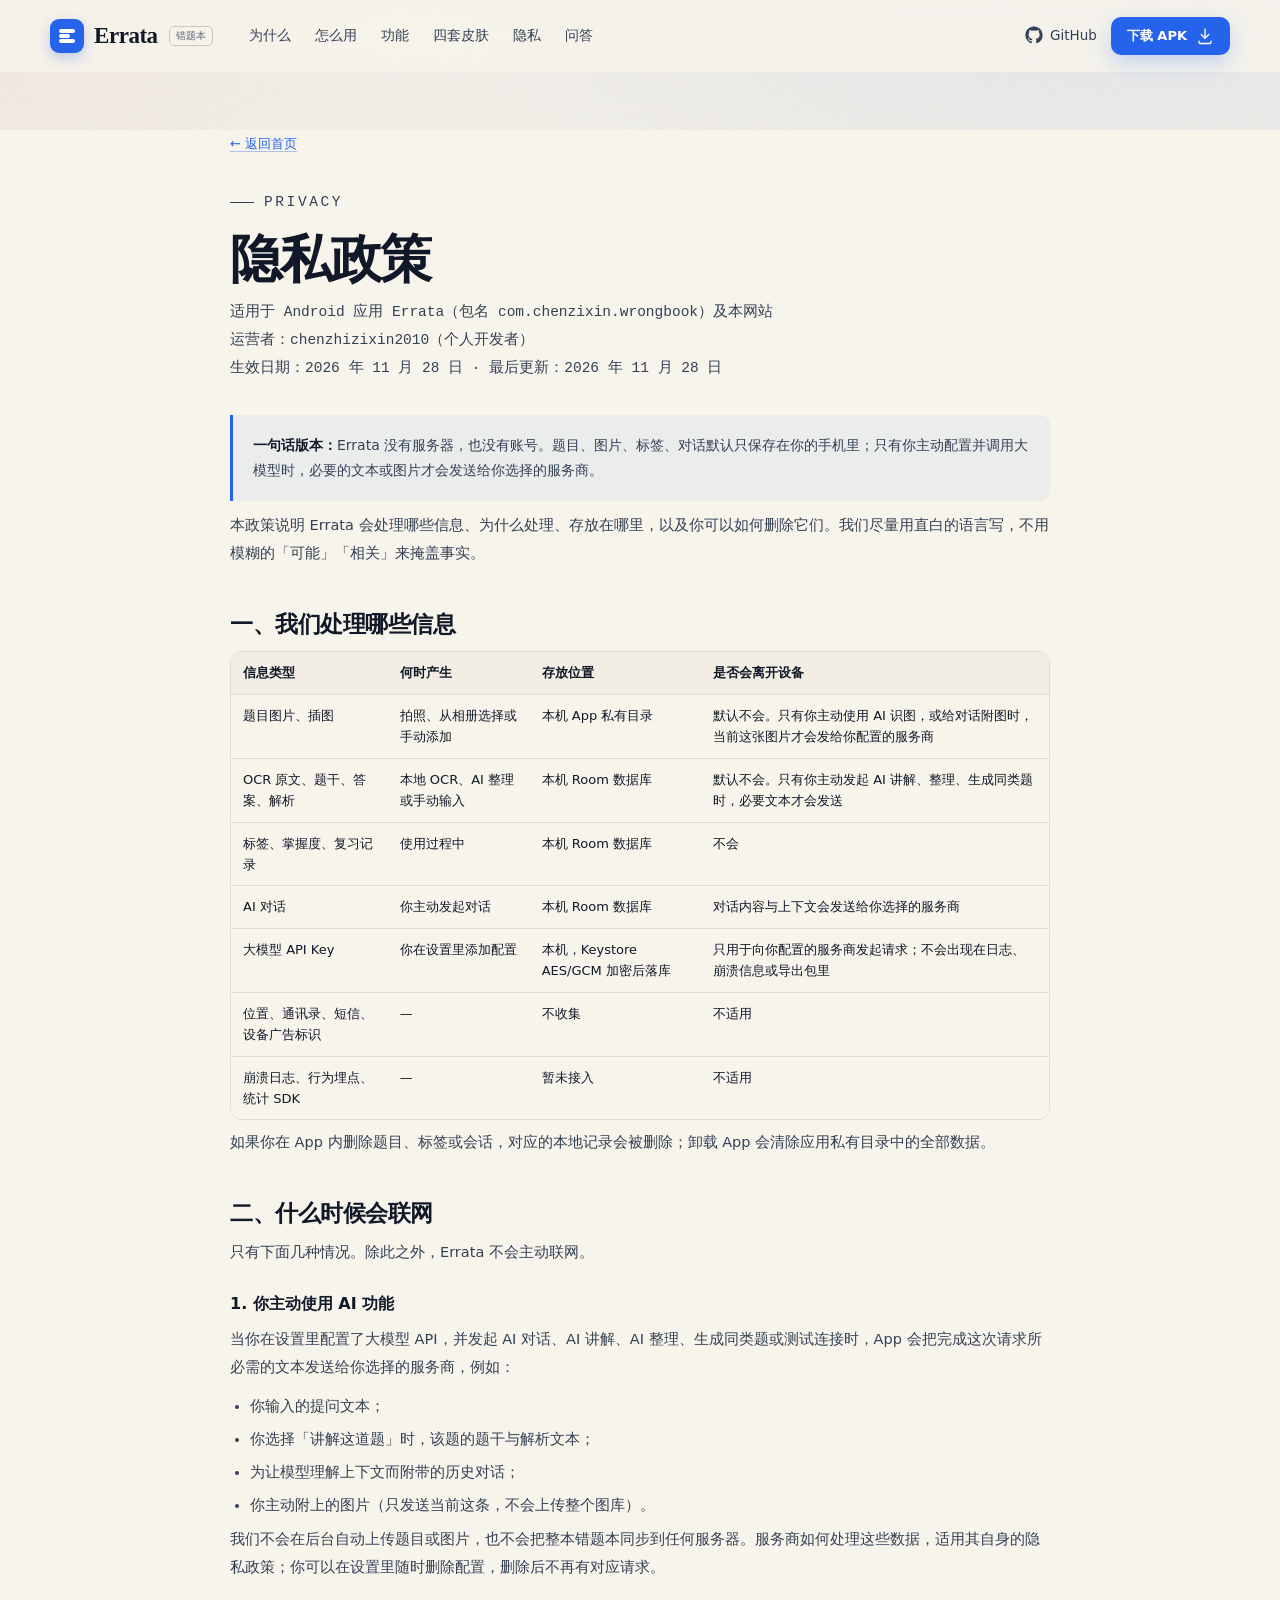
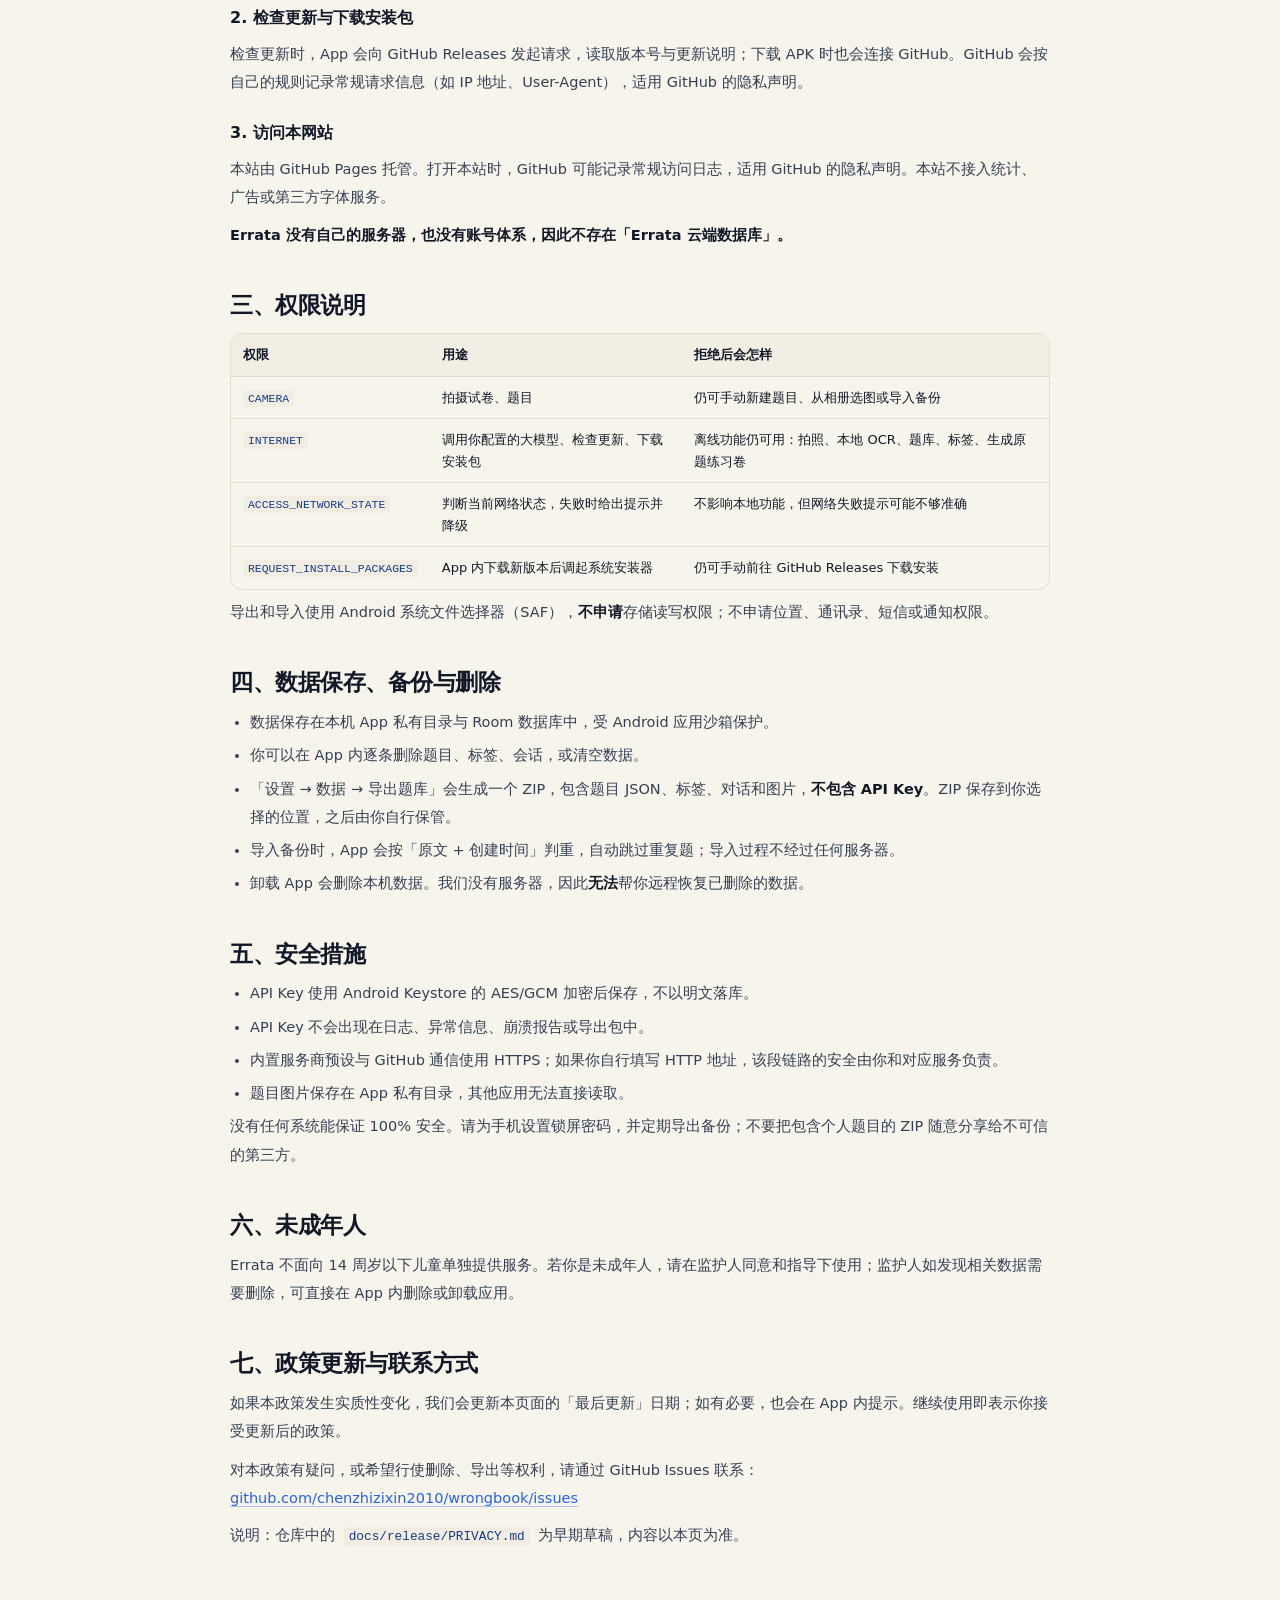
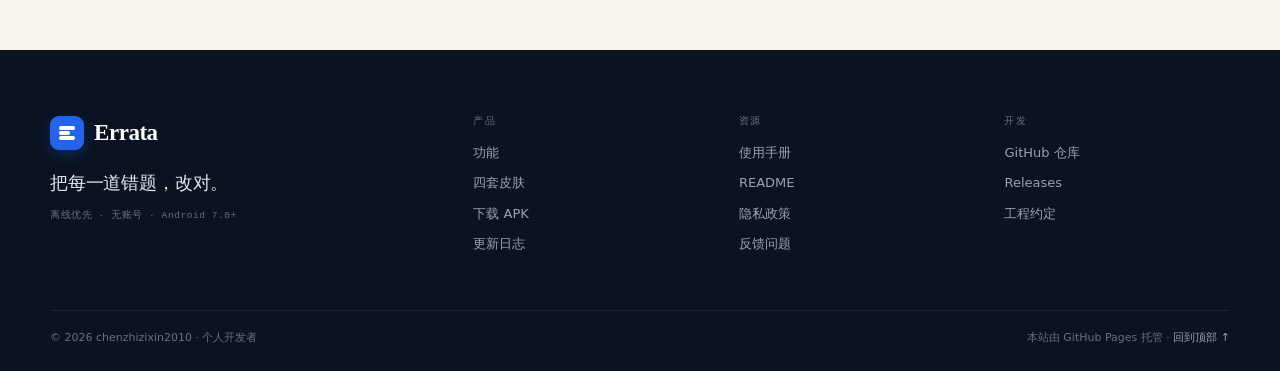
<file: privacy.html>
<!DOCTYPE html>
<html lang="zh-CN">
<head>
  <meta charset="utf-8">
  <meta name="viewport" content="width=device-width, initial-scale=1">
  <title>隐私政策 · Errata 错题本</title>
  <meta name="description" content="Errata 错题本隐私政策：数据默认只保存在本机，无账号、无云同步；只有你主动使用 AI 时，必要文本才会发送给你配置的模型服务商。">
  <meta name="theme-color" content="#F7F4EC">
  <link rel="canonical" href="https://chenzhizixin2010.github.io/wrongbook/privacy.html">
  <link rel="icon" href="assets/img/favicon.svg" type="image/svg+xml">
  <link rel="icon" type="image/png" sizes="32x32" href="assets/img/favicon-32.png">
  <link rel="apple-touch-icon" href="assets/img/apple-touch-icon.png">
  <link rel="manifest" href="site.webmanifest">
  <link rel="stylesheet" href="assets/css/site.css">
</head>
<body class="legal-page">
  <a class="skip-link" href="#main">跳到主要内容</a>

  <svg class="svg-sprite" aria-hidden="true" width="0" height="0">
    <symbol id="i-arrow" viewBox="0 0 24 24"><path d="M5 12h14"/><path d="m13 6 6 6-6 6"/></symbol>
    <symbol id="i-download" viewBox="0 0 24 24"><path d="M12 3v12"/><path d="m7 10 5 5 5-5"/><path d="M4 19v1a2 2 0 0 0 2 2h12a2 2 0 0 0 2-2v-1"/></symbol>
    <symbol id="i-menu" viewBox="0 0 24 24"><path d="M4 7h16M4 12h16M4 17h16"/></symbol>
    <symbol id="i-close" viewBox="0 0 24 24"><path d="m6 6 12 12M18 6 6 18"/></symbol>
    <symbol id="i-external" viewBox="0 0 24 24"><path d="M14 4h6v6"/><path d="M20 4 10 14"/><path d="M18 14v4a2 2 0 0 1-2 2H6a2 2 0 0 1-2-2V8a2 2 0 0 1 2-2h4"/></symbol>
    <symbol id="i-github" viewBox="0 0 24 24"><path d="M12 .5C5.65.5.5 5.65.5 12c0 5.1 3.29 9.42 7.86 10.95.58.1.79-.25.79-.56v-2.17c-3.2.7-3.88-1.36-3.88-1.36-.53-1.34-1.3-1.7-1.3-1.7-1.06-.72.08-.71.08-.71 1.17.08 1.79 1.2 1.79 1.2 1.04 1.78 2.73 1.27 3.4.97.1-.75.41-1.27.74-1.56-2.55-.29-5.23-1.28-5.23-5.7 0-1.26.45-2.29 1.19-3.1-.12-.29-.52-1.46.11-3.05 0 0 .97-.31 3.18 1.18a11.1 11.1 0 0 1 5.8 0c2.2-1.49 3.17-1.18 3.17-1.18.63 1.59.23 2.76.11 3.05.74.81 1.19 1.84 1.19 3.1 0 4.43-2.69 5.41-5.25 5.69.42.36.79 1.08.79 2.18v3.23c0 .31.21.67.8.56A11.51 11.51 0 0 0 23.5 12C23.5 5.65 18.35.5 12 .5Z"/></symbol>
  </svg>

  <header class="site-header" id="top">
    <div class="wrap header-inner">
      <a class="brand" href="index.html" aria-label="Errata 首页">
        <span class="brand-mark" aria-hidden="true"><span></span><span></span><span></span></span>
        <span class="brand-name">Errata</span>
        <span class="brand-sub">错题本</span>
      </a>
      <nav class="nav" id="siteNav" aria-label="主导航">
        <a href="index.html#why">为什么</a>
        <a href="index.html#how">怎么用</a>
        <a href="index.html#features">功能</a>
        <a href="index.html#skins">四套皮肤</a>
        <a href="index.html#privacy">隐私</a>
        <a href="index.html#faq">问答</a>
      </nav>
      <div class="header-actions">
        <a class="gh-link" href="https://github.com/chenzhizixin2010/wrongbook" target="_blank" rel="noopener">
          <svg class="icon icon-fill" aria-hidden="true"><use href="#i-github"></use></svg>
          <span>GitHub</span>
        </a>
        <a class="btn btn-primary btn-sm" href="index.html#download">
          下载 APK
          <svg class="icon" aria-hidden="true"><use href="#i-download"></use></svg>
        </a>
        <button class="menu-btn" id="menuBtn" type="button" aria-label="打开菜单" aria-controls="siteNav" aria-expanded="false">
          <svg class="icon menu-open-icon" aria-hidden="true"><use href="#i-menu"></use></svg>
          <svg class="icon menu-close-icon" aria-hidden="true"><use href="#i-close"></use></svg>
        </button>
      </div>
    </div>
  </header>

  <main id="main" class="legal-page">
    <div class="legal-wrap">
      <a class="back-link" href="index.html">← 返回首页</a>
      <p class="label">PRIVACY</p>
      <h1>隐私政策</h1>
      <p class="legal-meta">
        适用于 Android 应用 Errata（包名 com.chenzixin.wrongbook）及本网站<br>
        运营者：chenzhizixin2010（个人开发者）<br>
        生效日期：2026 年 11 月 28 日 · 最后更新：2026 年 11 月 28 日
      </p>

      <div class="legal-callout">
        <strong>一句话版本：</strong>Errata 没有服务器，也没有账号。题目、图片、标签、对话默认只保存在你的手机里；只有你主动配置并调用大模型时，必要的文本或图片才会发送给你选择的服务商。
      </div>

      <p>本政策说明 Errata 会处理哪些信息、为什么处理、存放在哪里，以及你可以如何删除它们。我们尽量用直白的语言写，不用模糊的「可能」「相关」来掩盖事实。</p>

      <h2>一、我们处理哪些信息</h2>
      <div class="table-wrap">
        <table>
          <thead>
            <tr><th>信息类型</th><th>何时产生</th><th>存放位置</th><th>是否会离开设备</th></tr>
          </thead>
          <tbody>
            <tr>
              <td data-label="信息类型">题目图片、插图</td>
              <td data-label="何时产生">拍照、从相册选择或手动添加</td>
              <td data-label="存放位置">本机 App 私有目录</td>
              <td data-label="是否会离开设备">默认不会。只有你主动使用 AI 识图，或给对话附图时，当前这张图片才会发给你配置的服务商</td>
            </tr>
            <tr>
              <td data-label="信息类型">OCR 原文、题干、答案、解析</td>
              <td data-label="何时产生">本地 OCR、AI 整理或手动输入</td>
              <td data-label="存放位置">本机 Room 数据库</td>
              <td data-label="是否会离开设备">默认不会。只有你主动发起 AI 讲解、整理、生成同类题时，必要文本才会发送</td>
            </tr>
            <tr>
              <td data-label="信息类型">标签、掌握度、复习记录</td>
              <td data-label="何时产生">使用过程中</td>
              <td data-label="存放位置">本机 Room 数据库</td>
              <td data-label="是否会离开设备">不会</td>
            </tr>
            <tr>
              <td data-label="信息类型">AI 对话</td>
              <td data-label="何时产生">你主动发起对话</td>
              <td data-label="存放位置">本机 Room 数据库</td>
              <td data-label="是否会离开设备">对话内容与上下文会发送给你选择的服务商</td>
            </tr>
            <tr>
              <td data-label="信息类型">大模型 API Key</td>
              <td data-label="何时产生">你在设置里添加配置</td>
              <td data-label="存放位置">本机，Keystore AES/GCM 加密后落库</td>
              <td data-label="是否会离开设备">只用于向你配置的服务商发起请求；不会出现在日志、崩溃信息或导出包里</td>
            </tr>
            <tr>
              <td data-label="信息类型">位置、通讯录、短信、设备广告标识</td>
              <td data-label="何时产生">—</td>
              <td data-label="存放位置">不收集</td>
              <td data-label="是否会离开设备">不适用</td>
            </tr>
            <tr>
              <td data-label="信息类型">崩溃日志、行为埋点、统计 SDK</td>
              <td data-label="何时产生">—</td>
              <td data-label="存放位置">暂未接入</td>
              <td data-label="是否会离开设备">不适用</td>
            </tr>
          </tbody>
        </table>
      </div>
      <p>如果你在 App 内删除题目、标签或会话，对应的本地记录会被删除；卸载 App 会清除应用私有目录中的全部数据。</p>

      <h2>二、什么时候会联网</h2>
      <p>只有下面几种情况。除此之外，Errata 不会主动联网。</p>

      <h3>1. 你主动使用 AI 功能</h3>
      <p>当你在设置里配置了大模型 API，并发起 AI 对话、AI 讲解、AI 整理、生成同类题或测试连接时，App 会把完成这次请求所必需的文本发送给你选择的服务商，例如：</p>
      <ul>
        <li>你输入的提问文本；</li>
        <li>你选择「讲解这道题」时，该题的题干与解析文本；</li>
        <li>为让模型理解上下文而附带的历史对话；</li>
        <li>你主动附上的图片（只发送当前这条，不会上传整个图库）。</li>
      </ul>
      <p>我们不会在后台自动上传题目或图片，也不会把整本错题本同步到任何服务器。服务商如何处理这些数据，适用其自身的隐私政策；你可以在设置里随时删除配置，删除后不再有对应请求。</p>

      <h3>2. 检查更新与下载安装包</h3>
      <p>检查更新时，App 会向 GitHub Releases 发起请求，读取版本号与更新说明；下载 APK 时也会连接 GitHub。GitHub 会按自己的规则记录常规请求信息（如 IP 地址、User-Agent），适用 GitHub 的隐私声明。</p>

      <h3>3. 访问本网站</h3>
      <p>本站由 GitHub Pages 托管。打开本站时，GitHub 可能记录常规访问日志，适用 GitHub 的隐私声明。本站不接入统计、广告或第三方字体服务。</p>

      <p><strong>Errata 没有自己的服务器，也没有账号体系，因此不存在「Errata 云端数据库」。</strong></p>

      <h2>三、权限说明</h2>
      <div class="table-wrap">
        <table>
          <thead>
            <tr><th>权限</th><th>用途</th><th>拒绝后会怎样</th></tr>
          </thead>
          <tbody>
            <tr>
              <td data-label="权限"><code>CAMERA</code></td>
              <td data-label="用途">拍摄试卷、题目</td>
              <td data-label="拒绝后会怎样">仍可手动新建题目、从相册选图或导入备份</td>
            </tr>
            <tr>
              <td data-label="权限"><code>INTERNET</code></td>
              <td data-label="用途">调用你配置的大模型、检查更新、下载安装包</td>
              <td data-label="拒绝后会怎样">离线功能仍可用：拍照、本地 OCR、题库、标签、生成原题练习卷</td>
            </tr>
            <tr>
              <td data-label="权限"><code>ACCESS_NETWORK_STATE</code></td>
              <td data-label="用途">判断当前网络状态，失败时给出提示并降级</td>
              <td data-label="拒绝后会怎样">不影响本地功能，但网络失败提示可能不够准确</td>
            </tr>
            <tr>
              <td data-label="权限"><code>REQUEST_INSTALL_PACKAGES</code></td>
              <td data-label="用途">App 内下载新版本后调起系统安装器</td>
              <td data-label="拒绝后会怎样">仍可手动前往 GitHub Releases 下载安装</td>
            </tr>
          </tbody>
        </table>
      </div>
      <p>导出和导入使用 Android 系统文件选择器（SAF），<strong>不申请</strong>存储读写权限；不申请位置、通讯录、短信或通知权限。</p>

      <h2>四、数据保存、备份与删除</h2>
      <ul>
        <li>数据保存在本机 App 私有目录与 Room 数据库中，受 Android 应用沙箱保护。</li>
        <li>你可以在 App 内逐条删除题目、标签、会话，或清空数据。</li>
        <li>「设置 → 数据 → 导出题库」会生成一个 ZIP，包含题目 JSON、标签、对话和图片，<strong>不包含 API Key</strong>。ZIP 保存到你选择的位置，之后由你自行保管。</li>
        <li>导入备份时，App 会按「原文 + 创建时间」判重，自动跳过重复题；导入过程不经过任何服务器。</li>
        <li>卸载 App 会删除本机数据。我们没有服务器，因此<strong>无法</strong>帮你远程恢复已删除的数据。</li>
      </ul>

      <h2>五、安全措施</h2>
      <ul>
        <li>API Key 使用 Android Keystore 的 AES/GCM 加密后保存，不以明文落库。</li>
        <li>API Key 不会出现在日志、异常信息、崩溃报告或导出包中。</li>
        <li>内置服务商预设与 GitHub 通信使用 HTTPS；如果你自行填写 HTTP 地址，该段链路的安全由你和对应服务负责。</li>
        <li>题目图片保存在 App 私有目录，其他应用无法直接读取。</li>
      </ul>
      <p>没有任何系统能保证 100% 安全。请为手机设置锁屏密码，并定期导出备份；不要把包含个人题目的 ZIP 随意分享给不可信的第三方。</p>

      <h2>六、未成年人</h2>
      <p>Errata 不面向 14 周岁以下儿童单独提供服务。若你是未成年人，请在监护人同意和指导下使用；监护人如发现相关数据需要删除，可直接在 App 内删除或卸载应用。</p>

      <h2>七、政策更新与联系方式</h2>
      <p>如果本政策发生实质性变化，我们会更新本页面的「最后更新」日期；如有必要，也会在 App 内提示。继续使用即表示你接受更新后的政策。</p>
      <p>对本政策有疑问，或希望行使删除、导出等权利，请通过 GitHub Issues 联系：<br>
        <a href="https://github.com/chenzhizixin2010/wrongbook/issues" target="_blank" rel="noopener">github.com/chenzhizixin2010/wrongbook/issues</a>
      </p>
      <p class="legal-meta">说明：仓库中的 <code>docs/release/PRIVACY.md</code> 为早期草稿，内容以本页为准。</p>
    </div>
  </main>

  <footer class="site-footer">
    <div class="wrap footer-grid">
      <div class="footer-brand">
        <a class="brand brand-footer" href="index.html">
          <span class="brand-mark" aria-hidden="true"><span></span><span></span><span></span></span>
          <span class="brand-name">Errata</span>
        </a>
        <p>把每一道错题，改对。</p>
        <span class="footer-meta">离线优先 · 无账号 · Android 7.0+</span>
      </div>
      <div class="footer-col">
        <h4>产品</h4>
        <a href="index.html#features">功能</a>
        <a href="index.html#skins">四套皮肤</a>
        <a href="index.html#download">下载 APK</a>
        <a href="https://github.com/chenzhizixin2010/wrongbook/releases" target="_blank" rel="noopener">更新日志</a>
      </div>
      <div class="footer-col">
        <h4>资源</h4>
        <a href="https://github.com/chenzhizixin2010/wrongbook/blob/main/docs/USER-GUIDE.md" target="_blank" rel="noopener">使用手册</a>
        <a href="https://github.com/chenzhizixin2010/wrongbook#readme" target="_blank" rel="noopener">README</a>
        <a href="privacy.html">隐私政策</a>
        <a href="https://github.com/chenzhizixin2010/wrongbook/issues" target="_blank" rel="noopener">反馈问题</a>
      </div>
      <div class="footer-col">
        <h4>开发</h4>
        <a href="https://github.com/chenzhizixin2010/wrongbook" target="_blank" rel="noopener">GitHub 仓库</a>
        <a href="https://github.com/chenzhizixin2010/wrongbook/releases" target="_blank" rel="noopener">Releases</a>
        <a href="https://github.com/chenzhizixin2010/wrongbook/blob/main/AGENTS.md" target="_blank" rel="noopener">工程约定</a>
      </div>
    </div>
    <div class="wrap footer-bottom">
      <span>© 2026 chenzhizixin2010 · 个人开发者</span>
      <span>本站由 GitHub Pages 托管 · <a href="#top">回到顶部 ↑</a></span>
    </div>
  </footer>

  <script src="assets/js/site.js" defer></script>
</body>
</html>
</file>
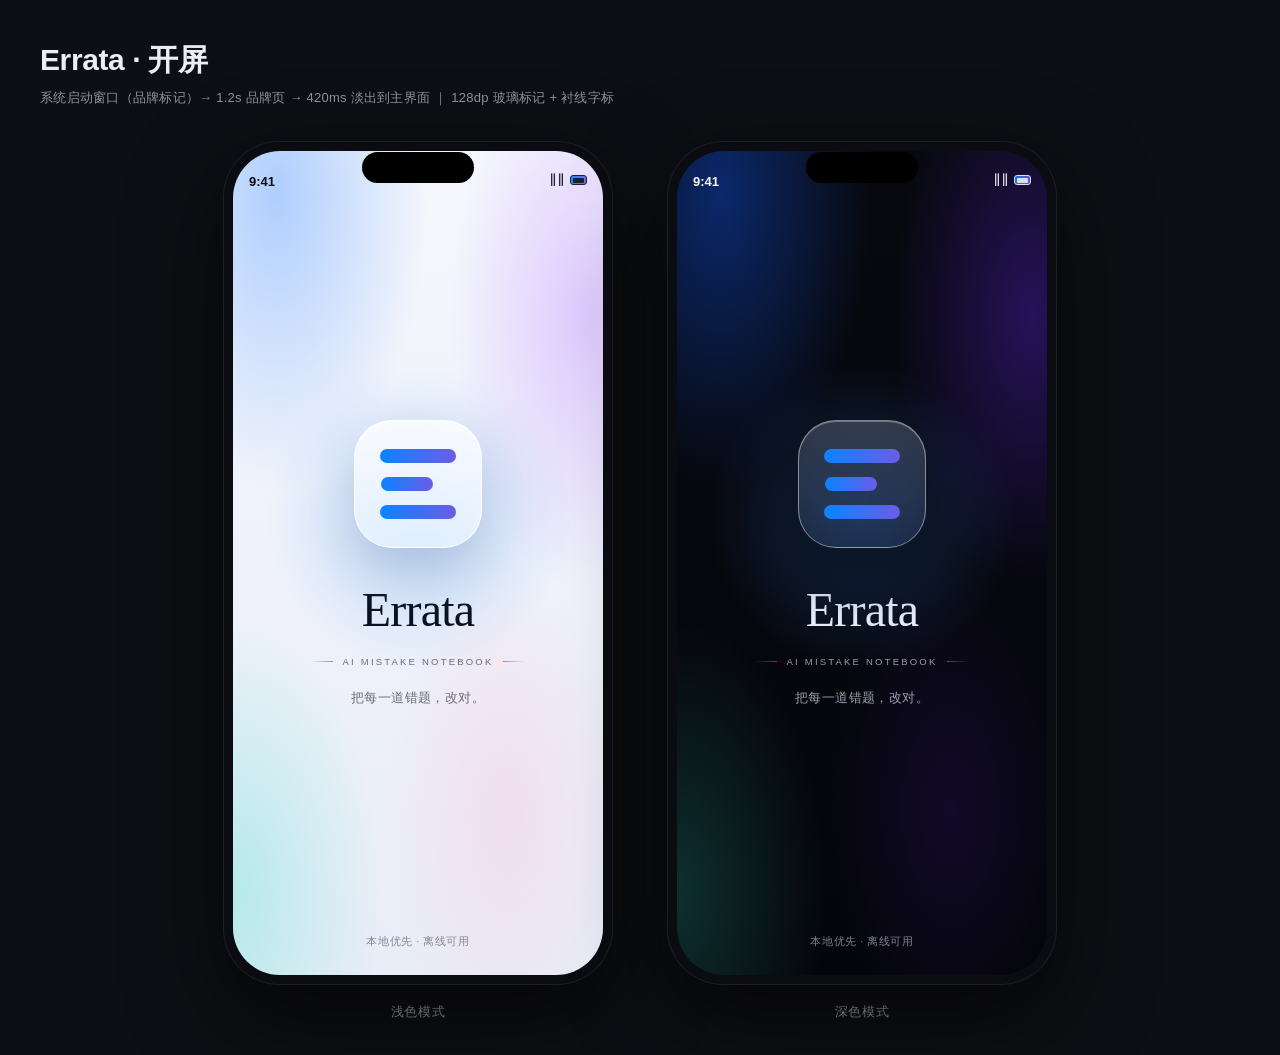
<file: docs/splash-mockup.html>
﻿<!doctype html>
<html lang="zh-CN">
<head>
<meta charset="utf-8">
<title>Errata · 开屏设计稿</title>
<style>
  *{box-sizing:border-box;margin:0;padding:0;-webkit-font-smoothing:antialiased}
  body{
    background:#0e0f14;color:#eceef6;
    font-family:-apple-system,"PingFang SC","Microsoft YaHei",sans-serif;
    padding:40px 40px 34px;
  }
  h1{font-size:30px;font-weight:600;letter-spacing:-.4px}
  .sub{color:#8f91a3;font-size:13px;margin-top:8px;letter-spacing:.02em}
  .stage{display:flex;gap:54px;justify-content:center;margin-top:34px}
  .col{width:390px}
  .frame{
    width:390px;height:844px;border-radius:56px;background:#0b0b12;padding:10px;position:relative;
    box-shadow:0 34px 90px rgba(0,0,0,.6), inset 0 0 0 1px rgba(255,255,255,.08);
  }
  .screen{
    position:relative;width:100%;height:100%;border-radius:47px;overflow:hidden;
    background:
      radial-gradient(58% 52% at 12% 5%, rgba(106,166,255,.50), transparent 70%),
      radial-gradient(52% 46% at 96% 20%, rgba(192,140,255,.42), transparent 72%),
      radial-gradient(56% 46% at 0% 90%, rgba(79,224,208,.34), transparent 72%),
      radial-gradient(46% 40% at 74% 80%, rgba(255,179,209,.28), transparent 72%),
      linear-gradient(180deg,#F5F7FD 0%,#E9EDF8 100%);
    display:flex;flex-direction:column;align-items:center;justify-content:center;
  }
  .island{position:absolute;top:11px;left:50%;transform:translateX(-50%);width:112px;height:31px;border-radius:17px;background:#000;z-index:20}
  .status{position:absolute;top:0;left:0;right:0;height:54px;display:flex;align-items:flex-end;justify-content:space-between;padding:0 26px 6px;font-size:13px;font-weight:600;color:#0B0B12;z-index:10}
  .status .right{display:flex;gap:5px;align-items:center;opacity:.9}
  .status .bar{width:17px;height:10px;border:1.3px solid currentColor;border-radius:3px;position:relative}
  .status .bar:after{content:"";position:absolute;left:1.5px;top:1.5px;bottom:1.5px;width:11px;background:currentColor;border-radius:1px}
  .glow{position:absolute;width:320px;height:320px;border-radius:50%;background:radial-gradient(circle,rgba(10,132,255,.20),transparent 68%);top:50%;left:50%;transform:translate(-50%,-64%)}
  .mark{
    width:128px;height:128px;border-radius:38px;position:relative;
    background:linear-gradient(180deg,rgba(255,255,255,.78),rgba(255,255,255,.46));
    border:1px solid rgba(255,255,255,.92);
    box-shadow:0 24px 54px rgba(27,42,94,.18), inset 0 1px 0 #fff;
    backdrop-filter:blur(24px) saturate(1.2);
    display:flex;flex-direction:column;align-items:center;justify-content:center;gap:14px;
  }
  .bar{height:14px;border-radius:8px;background:linear-gradient(90deg,#0A84FF,#6C5CE7)}
  .bar.b1,.bar.b3{width:76px}
  .bar.b2{width:52px;align-self:flex-start;margin-left:26px}
  .word{
    margin-top:34px;font-family:"Times New Roman","Songti SC",serif;
    font-size:48px;line-height:56px;letter-spacing:-.8px;color:#0B0B12;
  }
  .meta{display:flex;align-items:center;gap:10px;margin-top:18px}
  .rule{width:22px;height:1px}
  .rule.l{background:linear-gradient(90deg,transparent,rgba(10,132,255,.7))}
  .rule.r{background:linear-gradient(90deg,rgba(10,132,255,.7),transparent)}
  .subtitle{font-size:9.5px;letter-spacing:2.2px;color:#6B6B7B;font-weight:500}
  .tag{margin-top:22px;font-size:13px;letter-spacing:.4px;color:#6B6B7B}
  .footer{position:absolute;bottom:26px;left:0;right:0;text-align:center;font-size:10.5px;letter-spacing:.6px;color:rgba(107,107,123,.8)}
  .caption{margin-top:18px;text-align:center;font-size:13px;color:#9a9aa8;letter-spacing:.04em}

  /* 深色 */
  .frame.dark .screen{
    background:
      radial-gradient(58% 52% at 12% 5%, rgba(11,42,111,.95), transparent 70%),
      radial-gradient(52% 46% at 96% 20%, rgba(43,20,102,.85), transparent 72%),
      radial-gradient(56% 46% at 0% 90%, rgba(18,63,60,.72), transparent 72%),
      radial-gradient(46% 40% at 74% 80%, rgba(26,13,61,.6), transparent 72%),
      linear-gradient(180deg,#08090F 0%,#04050A 100%);
  }
  .frame.dark .status{color:#F5F5FA}
  .frame.dark .mark{
    background:linear-gradient(180deg,rgba(255,255,255,.16),rgba(255,255,255,.05));
    border-color:rgba(255,255,255,.45);
    box-shadow:0 24px 54px rgba(0,0,0,.5), inset 0 1px 0 rgba(255,255,255,.28);
  }
  .frame.dark .word{color:#F5F5FA}
  .frame.dark .subtitle,.frame.dark .tag{color:#9C9CB0}
  .frame.dark .footer{color:rgba(156,156,176,.8)}
  .frame.dark .glow{background:radial-gradient(circle,rgba(61,139,255,.28),transparent 68%)}
</style>
</head>
<body>
  <h1>Errata · 开屏</h1>
  <div class="sub">系统启动窗口（品牌标记）→ 1.2s 品牌页 → 420ms 淡出到主界面 ｜ 128dp 玻璃标记 + 衬线字标</div>

  <div class="stage">
    <div class="col">
      <div class="frame">
        <div class="island"></div>
        <div class="status"><span>9:41</span><span class="right"><span>∥∥</span><span class="bar"></span></span></div>
        <div class="screen">
          <div class="glow"></div>
          <div class="mark"><span class="bar b1"></span><span class="bar b2"></span><span class="bar b3"></span></div>
          <div class="word">Errata</div>
          <div class="meta">
            <span class="rule l"></span>
            <span class="subtitle">AI MISTAKE NOTEBOOK</span>
            <span class="rule r"></span>
          </div>
          <div class="tag">把每一道错题，改对。</div>
          <div class="footer">本地优先 · 离线可用</div>
        </div>
      </div>
      <div class="caption">浅色模式</div>
    </div>

    <div class="col">
      <div class="frame dark">
        <div class="island"></div>
        <div class="status"><span>9:41</span><span class="right"><span>∥∥</span><span class="bar"></span></span></div>
        <div class="screen">
          <div class="glow"></div>
          <div class="mark"><span class="bar b1"></span><span class="bar b2"></span><span class="bar b3"></span></div>
          <div class="word">Errata</div>
          <div class="meta">
            <span class="rule l"></span>
            <span class="subtitle">AI MISTAKE NOTEBOOK</span>
            <span class="rule r"></span>
          </div>
          <div class="tag">把每一道错题，改对。</div>
          <div class="footer">本地优先 · 离线可用</div>
        </div>
      </div>
      <div class="caption">深色模式</div>
    </div>
  </div>
</body>
</html>
</file>
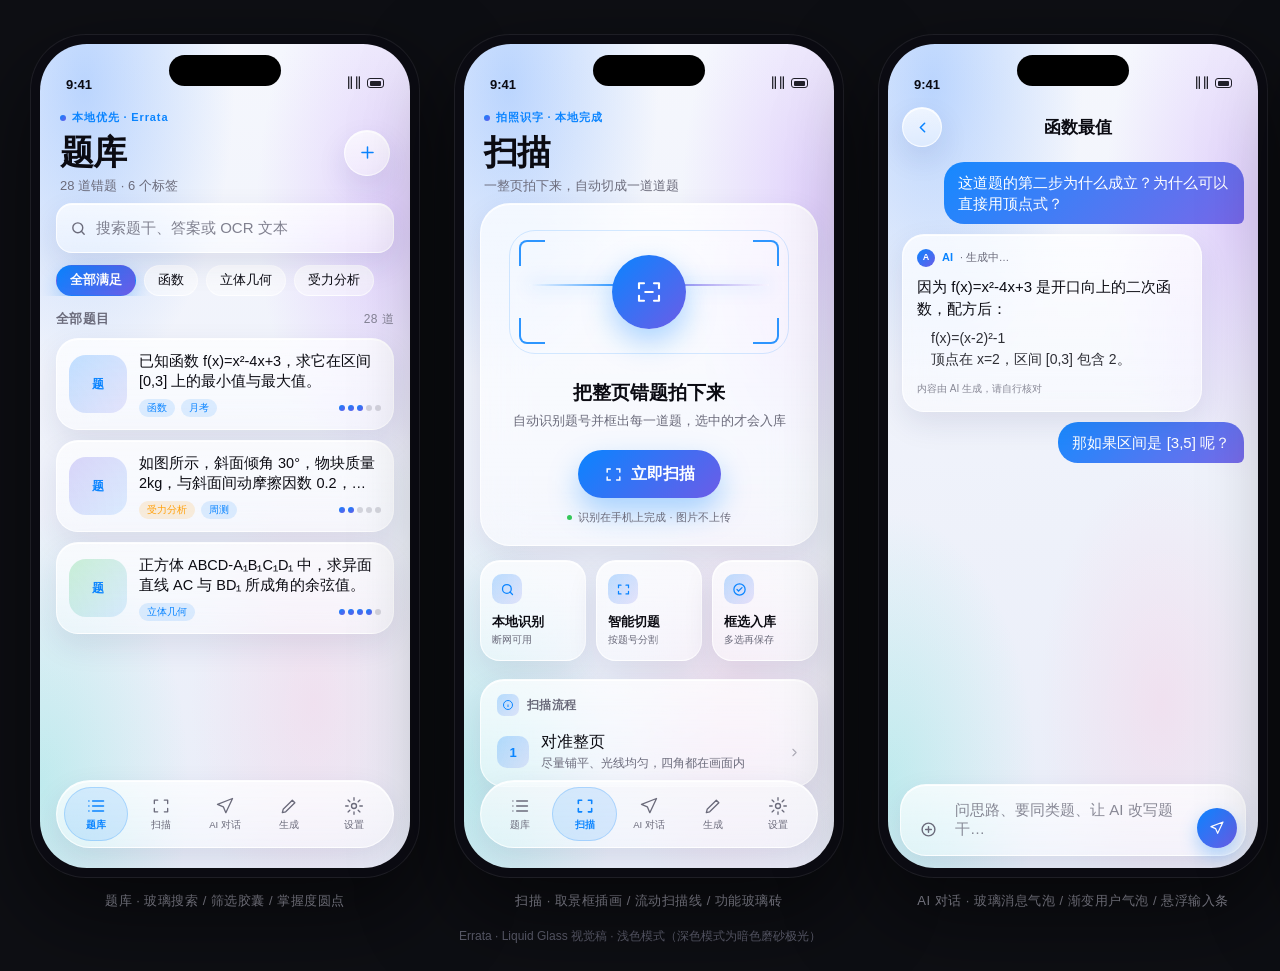
<file: docs/ui-mockup.html>
﻿<!doctype html>
<html lang="zh-CN">
<head>
<meta charset="utf-8">
<title>Errata · 液态玻璃视觉稿</title>
<style>
  :root{
    --label:#0B0B12;
    --sec:#6B6B7B;
    --blue:#0A84FF;
    --violet:#6C5CE7;
    --mint:#34C759;
    --warn:#FF9F0A;
    --danger:#FF3B30;
  }
  *{box-sizing:border-box;margin:0;padding:0;-webkit-font-smoothing:antialiased}
  body{
    background:#0e0f14;
    font-family:-apple-system,"SF Pro Text","PingFang SC","Microsoft YaHei",sans-serif;
    color:var(--label);
    padding:34px 30px 26px;
  }
  .board{display:flex;gap:34px;align-items:flex-start;width:max-content;margin:0 auto}
  .col{width:390px}
  .frame{
    width:390px;height:844px;border-radius:56px;background:#0b0b12;padding:10px;
    box-shadow:0 34px 90px rgba(0,0,0,.55), inset 0 0 0 1px rgba(255,255,255,.08);
    position:relative;
  }
  .screen{
    position:relative;width:100%;height:100%;border-radius:47px;overflow:hidden;
    background:
      radial-gradient(58% 52% at 12% 5%, rgba(106,166,255,.42), transparent 70%),
      radial-gradient(52% 46% at 96% 20%, rgba(192,140,255,.34), transparent 72%),
      radial-gradient(56% 46% at 0% 90%, rgba(79,224,208,.28), transparent 72%),
      radial-gradient(46% 40% at 74% 80%, rgba(255,179,209,.24), transparent 72%),
      linear-gradient(180deg,#F5F7FD 0%,#E9EDF8 100%);
    display:flex;flex-direction:column;
  }
  .island{position:absolute;top:11px;left:50%;transform:translateX(-50%);width:112px;height:31px;border-radius:17px;background:#000;z-index:20}
  .status{height:54px;flex:none;display:flex;align-items:flex-end;justify-content:space-between;padding:0 26px 6px;font-size:13px;font-weight:600;color:#0B0B12;z-index:10}
  .status .right{display:flex;gap:5px;align-items:center;opacity:.9}
  .status .bar{width:17px;height:10px;border:1.3px solid currentColor;border-radius:3px;position:relative}
  .status .bar:after{content:"";position:absolute;left:1.5px;top:1.5px;bottom:1.5px;width:11px;background:currentColor;border-radius:1px}
  .content{flex:1;overflow:hidden;padding:0 0 0;display:flex;flex-direction:column;position:relative}

  .glass{
    background:linear-gradient(180deg,rgba(255,255,255,.74),rgba(255,255,255,.44));
    border:1px solid rgba(255,255,255,.72);
    box-shadow:0 12px 30px rgba(27,42,94,.10), inset 0 1px 0 rgba(255,255,255,.9);
    backdrop-filter:blur(22px) saturate(1.25);
    -webkit-backdrop-filter:blur(22px) saturate(1.25);
    border-radius:22px;
  }
  .pad{padding:0 16px}
  .head{display:flex;align-items:center;gap:12px;padding:12px 20px 8px}
  .head .txt{flex:1}
  .kicker{display:flex;align-items:center;gap:6px;font-size:11px;font-weight:600;letter-spacing:.08em;color:var(--blue);margin-bottom:7px}
  .kicker i{width:6px;height:6px;border-radius:50%;background:linear-gradient(135deg,var(--blue),var(--violet));display:block}
  h1{font-size:34px;line-height:40px;letter-spacing:-.7px;font-weight:700}
  .sub{font-size:13px;line-height:18px;color:var(--sec);margin-top:5px}
  .circlebtn{width:46px;height:46px;border-radius:50%;display:flex;align-items:center;justify-content:center;flex:none}
  .circlebtn svg{width:19px;height:19px;stroke:var(--blue);fill:none;stroke-width:1.9;stroke-linecap:round}
  .circlebtn.sm{width:38px;height:38px}
  .circlebtn.sm svg{width:16px;height:16px}

  .search{height:50px;display:flex;align-items:center;gap:9px;padding:0 13px;margin:0 16px;border-radius:16px}
  .search svg{width:17px;height:17px;stroke:var(--sec);fill:none;stroke-width:2;stroke-linecap:round}
  .search span{font-size:15px;color:rgba(107,107,123,.85)}
  .chips{display:flex;gap:8px;padding:12px 16px 0;overflow:hidden}
  .chip{height:31px;padding:0 13px;border-radius:50px;display:flex;align-items:center;font-size:12.5px;font-weight:500;color:var(--label);background:linear-gradient(180deg,rgba(255,255,255,.72),rgba(255,255,255,.42));border:1px solid rgba(255,255,255,.65);white-space:nowrap}
  .chip.on{background:linear-gradient(135deg,var(--blue),var(--violet));color:#fff;border-color:transparent;font-weight:600;box-shadow:0 8px 18px rgba(10,132,255,.28)}
  .seclabel{display:flex;justify-content:space-between;align-items:center;padding:14px 16px 10px;font-size:13px;font-weight:600;letter-spacing:.03em;color:var(--sec)}
  .seclabel em{font-style:normal;font-size:12px;font-weight:400;opacity:.8}

  .qcard{display:flex;gap:12px;align-items:center;padding:12px;border-radius:22px;margin:0 16px 10px}
  .thumb{width:58px;height:58px;border-radius:17px;flex:none;display:flex;align-items:center;justify-content:center;color:#0A84FF;font-size:12px;font-weight:600}
  .thumb.g1{background:linear-gradient(135deg,rgba(10,132,255,.24),rgba(108,92,231,.14))}
  .thumb.g2{background:linear-gradient(135deg,rgba(108,92,231,.24),rgba(10,132,255,.12))}
  .thumb.g3{background:linear-gradient(135deg,rgba(52,199,89,.24),rgba(10,132,255,.12))}
  .qtext{flex:1;min-width:0}
  .qtext p{font-size:14.5px;line-height:20px;display:-webkit-box;-webkit-line-clamp:2;-webkit-box-orient:vertical;overflow:hidden}
  .qmeta{display:flex;align-items:center;gap:6px;margin-top:8px}
  .badge{height:18px;padding:0 8px;border-radius:50px;display:flex;align-items:center;font-size:10px;font-weight:500;background:rgba(10,132,255,.12);color:var(--blue)}
  .badge.p{background:rgba(255,159,10,.14);color:var(--warn)}
  .dots{display:flex;gap:3px;margin-left:auto}
  .dots i{width:6px;height:6px;border-radius:50%;background:rgba(107,107,123,.25);display:block}
  .dots i.on{background:linear-gradient(135deg,var(--blue),var(--violet))}

  .tabbar{position:absolute;left:16px;right:16px;bottom:20px;height:68px;border-radius:34px;display:flex;align-items:center;padding:0 7px;z-index:15}
  .tab{flex:1;height:54px;border-radius:27px;display:flex;flex-direction:column;align-items:center;justify-content:center;gap:3px;color:var(--sec);font-size:9.5px;font-weight:500;position:relative}
  .tab svg{width:20px;height:20px;fill:none;stroke:currentColor;stroke-width:1.6;stroke-linecap:round;stroke-linejoin:round}
  .tab.on{color:var(--blue);font-weight:600;background:rgba(10,132,255,.13);box-shadow:inset 0 0 0 1px rgba(10,132,255,.22)}
  .tab.on svg{stroke-width:1.9}

  /* 扫描 */
  .hero{margin:0 16px;border-radius:30px;padding:20px 22px;display:flex;flex-direction:column;align-items:center}
  .finder{width:100%;height:136px;position:relative;display:flex;align-items:center;justify-content:center;margin-bottom:20px}
  .finder .frame-line{position:absolute;inset:6px;border:1px solid rgba(10,132,255,.16);border-radius:26px}
  .br{position:absolute;width:26px;height:26px;border:2.5px solid rgba(10,132,255,.85)}
  .br.tl{left:16px;top:16px;border-right:none;border-bottom:none;border-top-left-radius:8px}
  .br.tr{right:16px;top:16px;border-left:none;border-bottom:none;border-top-right-radius:8px}
  .br.bl{left:16px;bottom:16px;border-right:none;border-top:none;border-bottom-left-radius:8px}
  .br.brr{right:16px;bottom:16px;border-left:none;border-top:none;border-bottom-right-radius:8px}
  .scanline{position:absolute;left:26px;right:26px;top:44%;height:2px;background:linear-gradient(90deg,transparent,rgba(10,132,255,.75),rgba(108,92,231,.6),transparent);box-shadow:0 0 18px rgba(10,132,255,.45)}
  .heroicon{width:74px;height:74px;border-radius:50%;background:linear-gradient(135deg,var(--blue),var(--violet));display:flex;align-items:center;justify-content:center;box-shadow:0 12px 30px rgba(10,132,255,.35);position:relative;z-index:2}
  .heroicon svg{width:30px;height:30px;stroke:#fff;fill:none;stroke-width:1.7;stroke-linecap:round;stroke-linejoin:round}
  .hero h2{font-size:19px;font-weight:600}
  .hero .sub{text-align:center;margin-top:6px}
  .cta{margin-top:20px;height:48px;padding:0 26px;border-radius:50px;background:linear-gradient(135deg,var(--blue),var(--violet));color:#fff;font-size:16px;font-weight:600;display:flex;align-items:center;gap:8px;box-shadow:0 14px 30px rgba(10,132,255,.34)}
  .cta svg{width:19px;height:19px;stroke:#fff;fill:none;stroke-width:1.8;stroke-linecap:round}
  .live{display:flex;align-items:center;gap:6px;margin-top:12px;font-size:11px;color:var(--sec)}
  .live i{width:5px;height:5px;border-radius:50%;background:var(--mint)}
  .tiles{display:flex;gap:10px;padding:14px 16px 0}
  .tile{flex:1;padding:13px 11px;border-radius:20px}
  .tile .ico{width:30px;height:30px;border-radius:10px;background:linear-gradient(135deg,rgba(10,132,255,.26),rgba(108,92,231,.14));display:flex;align-items:center;justify-content:center;color:var(--blue)}
  .tile .ico svg{width:15px;height:15px;stroke:currentColor;fill:none;stroke-width:2;stroke-linecap:round}
  .tile b{display:block;font-size:12.5px;margin-top:10px}
  .tile span{display:block;font-size:10px;color:var(--sec);margin-top:2px}
  .section{margin:10px 16px 0;border-radius:24px;overflow:hidden}
  .shead{display:flex;align-items:center;gap:8px;padding:0 6px 9px;font-size:12px;font-weight:600;letter-spacing:.03em;color:var(--sec)}
  .shead .ico{width:22px;height:22px;border-radius:7px;background:linear-gradient(135deg,rgba(10,132,255,.26),rgba(108,92,231,.14));display:flex;align-items:center;justify-content:center;color:var(--blue)}
  .shead .ico svg{width:12px;height:12px;stroke:currentColor;fill:none;stroke-width:2}
  .row{display:flex;align-items:center;gap:12px;padding:13px 16px;position:relative}
  .row+.row:before{content:"";position:absolute;left:64px;right:16px;top:0;height:.7px;background:rgba(60,60,67,.10)}
  .row .num{width:32px;height:32px;border-radius:10px;background:linear-gradient(135deg,rgba(10,132,255,.26),rgba(108,92,231,.14));color:var(--blue);display:flex;align-items:center;justify-content:center;font-size:13px;font-weight:600;flex:none}
  .row .rt{flex:1;min-width:0}
  .row .rt b{display:block;font-size:15.5px;font-weight:500}
  .row .rt span{display:block;font-size:12px;color:var(--sec);margin-top:2px}
  .chev{width:13px;height:13px;stroke:rgba(107,107,123,.5);fill:none;stroke-width:2;stroke-linecap:round;stroke-linejoin:round}
  .foot{padding:9px 8px 0;font-size:12px;line-height:17px;color:var(--sec)}

  /* 对话 */
  .navbar{display:flex;align-items:center;gap:10px;padding:9px 14px}
  .navbar .back{width:40px;height:40px;border-radius:50%;display:flex;align-items:center;justify-content:center;flex:none}
  .navbar .back svg{width:17px;height:17px;stroke:var(--blue);fill:none;stroke-width:2.2;stroke-linecap:round;stroke-linejoin:round}
  .navbar .title{flex:1;text-align:center;font-size:17px;font-weight:600;margin-left:-40px}
  .chat{flex:1;padding:6px 14px 0;display:flex;flex-direction:column;gap:10px}
  .msg{display:flex;flex-direction:column;gap:6px}
  .msg.me{align-items:flex-end}
  .bubble{max-width:300px;padding:10px 14px;border-radius:20px;font-size:15px;line-height:21px}
  .bubble.me{background:linear-gradient(135deg,rgba(10,132,255,.94),rgba(108,92,231,.9));color:#fff;border-bottom-right-radius:6px}
  .bubble.ai{border-radius:22px;padding:12px 14px;align-self:stretch}
  .aihead{display:flex;align-items:center;gap:7px;font-size:11px;font-weight:600;color:var(--blue);margin-bottom:8px}
  .aihead i{width:18px;height:18px;border-radius:50%;background:linear-gradient(135deg,var(--blue),var(--violet));color:#fff;font-size:9px;display:flex;align-items:center;justify-content:center;font-style:normal}
  .aihead em{font-style:normal;font-weight:400;color:var(--sec);font-size:10.5px}
  .bubble.ai p{font-size:15px;line-height:22px}
  .steps{margin-top:8px;padding-left:14px;font-size:14px;line-height:21px;color:rgba(11,11,18,.85)}
  .src{font-size:10px;color:rgba(107,107,123,.8);margin-top:8px}
  .composer{margin:6px 12px 12px;border-radius:26px;padding:7px 8px;display:flex;align-items:flex-end;gap:8px}
  .composer .plus{width:38px;height:38px;border-radius:50%;display:flex;align-items:center;justify-content:center;flex:none}
  .composer .plus svg{width:17px;height:17px;stroke:var(--sec);fill:none;stroke-width:2;stroke-linecap:round}
  .composer .ph{flex:1;font-size:15px;color:rgba(107,107,123,.8);padding:9px 0}
  .send{width:40px;height:40px;border-radius:50%;background:linear-gradient(135deg,var(--blue),var(--violet));display:flex;align-items:center;justify-content:center;flex:none;box-shadow:0 8px 18px rgba(10,132,255,.3)}
  .send svg{width:16px;height:16px;stroke:#fff;fill:none;stroke-width:1.8;stroke-linecap:round;stroke-linejoin:round}
  .welcome{align-items:center;text-align:center;padding:24px 0 6px;display:flex;flex-direction:column}
  .welcome .big{width:72px;height:72px;border-radius:50%;background:linear-gradient(135deg,var(--blue),var(--violet));display:flex;align-items:center;justify-content:center;box-shadow:0 14px 34px rgba(10,132,255,.35)}
  .welcome .big svg{width:28px;height:28px;stroke:#fff;fill:none;stroke-width:1.7;stroke-linecap:round;stroke-linejoin:round}
  .welcome h2{font-size:18px;font-weight:600;margin-top:16px}
  .sugg{width:100%;margin-top:16px;display:flex;flex-direction:column;gap:8px}
  .sugg .g{height:44px;border-radius:18px;display:flex;align-items:center;padding:0 14px;font-size:13px}
  .sugg .g svg{margin-left:auto;width:13px;height:13px;stroke:rgba(10,132,255,.7);fill:none;stroke-width:1.8;stroke-linecap:round}

  /* 生成 */
  .modes{display:flex;gap:10px;padding:14px}
  .mode{flex:1;border-radius:18px;padding:13px;background:linear-gradient(180deg,rgba(255,255,255,.5),rgba(255,255,255,.28));border:1px solid rgba(255,255,255,.5)}
  .mode.on{background:linear-gradient(135deg,rgba(10,132,255,.14),rgba(108,92,231,.10));border-color:rgba(10,132,255,.42)}
  .mode .mi{width:30px;height:30px;border-radius:10px;background:rgba(107,107,123,.10);display:flex;align-items:center;justify-content:center;color:var(--sec)}
  .mode.on .mi{background:rgba(10,132,255,.18);color:var(--blue)}
  .mode .mi svg{width:15px;height:15px;stroke:currentColor;fill:none;stroke-width:1.8;stroke-linecap:round;stroke-linejoin:round}
  .mode b{display:block;font-size:13.5px;margin-top:9px}
  .mode span{display:block;font-size:10.5px;color:var(--sec);margin-top:2px}
  .field{height:50px;border-radius:16px;display:flex;align-items:center;padding:0 13px;font-size:15px;margin:14px;background:linear-gradient(180deg,rgba(255,255,255,.72),rgba(255,255,255,.44));border:1px solid rgba(255,255,255,.55)}
  .toggle{margin-left:auto;width:48px;height:28px;border-radius:50px;background:var(--blue);position:relative;flex:none}
  .toggle i{position:absolute;top:3px;right:3px;width:22px;height:22px;border-radius:50%;background:#fff;box-shadow:0 1px 3px rgba(0,0,0,.2)}
  .bigbtn{margin:12px 16px 0;height:48px;border-radius:50px;background:linear-gradient(135deg,var(--blue),var(--violet));color:#fff;font-size:16px;font-weight:600;display:flex;align-items:center;justify-content:center;gap:8px;box-shadow:0 16px 34px rgba(10,132,255,.34)}
  .bigbtn svg{width:18px;height:18px;stroke:#fff;fill:none;stroke-width:1.8;stroke-linecap:round;stroke-linejoin:round}
  .hintline{padding:12px 24px 0;font-size:11.5px;line-height:16px;color:var(--sec)}

  /* 设置 */
  .identity{margin:0 16px;border-radius:27px;padding:14px;display:flex;align-items:center;gap:13px}
  .identity .avatar{width:54px;height:54px;border-radius:50%;background:linear-gradient(135deg,var(--blue),var(--violet));display:flex;align-items:center;justify-content:center;flex:none}
  .identity .avatar svg{width:24px;height:24px;stroke:#fff;fill:none;stroke-width:1.8;stroke-linecap:round}
  .identity b{display:block;font-size:17px;font-weight:600}
  .identity span{display:block;font-size:11.5px;color:var(--sec);margin-top:3px}
  .pill{margin-left:auto;height:20px;padding:0 9px;border-radius:50px;display:flex;align-items:center;font-size:10px;font-weight:500;background:rgba(52,199,89,.14);color:var(--mint)}
  .row .dot{width:24px;height:24px;border-radius:50%;background:rgba(10,132,255,.12);display:flex;align-items:center;justify-content:center;flex:none}
  .row .dot i{width:10px;height:10px;border-radius:50%;background:var(--blue)}
  .switch{width:44px;height:26px;border-radius:50px;background:rgba(10,132,255,.16);position:relative;flex:none}
  .switch i{position:absolute;top:3px;left:3px;width:20px;height:20px;border-radius:50%;background:var(--blue)}
  .caption{margin-top:14px;text-align:center;font-size:13px;color:#9a9aa8;letter-spacing:.04em}
  .footnote{width:100%;text-align:center;color:#5f6070;font-size:12px;margin-top:18px}
</style>
</head>
<body>
<div class="board">

  <!-- 1 题库 -->
  <div class="col">
    <div class="frame"><div class="screen">
      <div class="island"></div>
      <div class="status"><span>9:41</span><span class="right"><span>∥∥</span><span class="bar"></span></span></div>
      <div class="content">
        <div class="head">
          <div class="txt">
            <div class="kicker"><i></i>本地优先 · Errata</div>
            <h1>题库</h1>
            <div class="sub">28 道错题 · 6 个标签</div>
          </div>
          <div class="circlebtn glass"><svg viewBox="0 0 24 24"><path d="M12 5v14M5 12h14"/></svg></div>
        </div>

        <div class="search glass">
          <svg viewBox="0 0 24 24"><circle cx="11" cy="11" r="7"/><path d="M20 20l-4-4"/></svg>
          <span>搜索题干、答案或 OCR 文本</span>
        </div>

        <div class="chips">
          <div class="chip on">全部满足</div>
          <div class="chip">函数</div>
          <div class="chip">立体几何</div>
          <div class="chip">受力分析</div>
        </div>

        <div class="seclabel"><span>全部题目</span><em>28 道</em></div>

        <div class="qcard glass">
          <div class="thumb g1">题</div>
          <div class="qtext">
            <p>已知函数 f(x)=x²-4x+3，求它在区间 [0,3] 上的最小值与最大值。</p>
            <div class="qmeta"><span class="badge">函数</span><span class="badge">月考</span>
              <div class="dots"><i class="on"></i><i class="on"></i><i class="on"></i><i></i><i></i></div>
            </div>
          </div>
        </div>

        <div class="qcard glass">
          <div class="thumb g2">题</div>
          <div class="qtext">
            <p>如图所示，斜面倾角 30°，物块质量 2kg，与斜面间动摩擦因数 0.2，求下滑加速度。</p>
            <div class="qmeta"><span class="badge p">受力分析</span><span class="badge">周测</span>
              <div class="dots"><i class="on"></i><i class="on"></i><i></i><i></i><i></i></div>
            </div>
          </div>
        </div>

        <div class="qcard glass">
          <div class="thumb g3">题</div>
          <div class="qtext">
            <p>正方体 ABCD-A₁B₁C₁D₁ 中，求异面直线 AC 与 BD₁ 所成角的余弦值。</p>
            <div class="qmeta"><span class="badge">立体几何</span>
              <div class="dots"><i class="on"></i><i class="on"></i><i class="on"></i><i class="on"></i><i></i></div>
            </div>
          </div>
        </div>

        <div class="tabbar glass">
          <div class="tab on"><svg viewBox="0 0 24 24"><path d="M8 6h13M8 12h13M8 18h13M3.5 6h.01M3.5 12h.01M3.5 18h.01"/></svg>题库</div>
          <div class="tab"><svg viewBox="0 0 24 24"><path d="M4 9V5h4M20 9V5h-4M4 15v4h4M20 15v4h-4"/></svg>扫描</div>
          <div class="tab"><svg viewBox="0 0 24 24"><path d="M21 3L3 10l7 3 3 7 8-17z"/></svg>AI 对话</div>
          <div class="tab"><svg viewBox="0 0 24 24"><path d="M4 20l4-1L19 8l-3-3L5 16l-1 4z"/></svg>生成</div>
          <div class="tab"><svg viewBox="0 0 24 24"><circle cx="12" cy="12" r="3"/><path d="M12 2v3M12 19v3M2 12h3M19 12h3M4.9 4.9L7 7M17 17l2.1 2.1M19.1 4.9L17 7M7 17l-2.1 2.1"/></svg>设置</div>
        </div>
      </div>
    </div></div>
    <div class="caption">题库 · 玻璃搜索 / 筛选胶囊 / 掌握度圆点</div>
  </div>

  <!-- 2 扫描 -->
  <div class="col">
    <div class="frame"><div class="screen">
      <div class="island"></div>
      <div class="status"><span>9:41</span><span class="right"><span>∥∥</span><span class="bar"></span></span></div>
      <div class="content">
        <div class="head">
          <div class="txt">
            <div class="kicker"><i></i>拍照识字 · 本地完成</div>
            <h1>扫描</h1>
            <div class="sub">一整页拍下来，自动切成一道道题</div>
          </div>
        </div>

        <div class="hero glass">
          <div class="finder">
            <div class="frame-line"></div>
            <span class="br tl"></span><span class="br tr"></span><span class="br bl"></span><span class="br brr"></span>
            <span class="scanline"></span>
            <div class="heroicon"><svg viewBox="0 0 24 24"><path d="M4 9V5h4M20 9V5h-4M4 15v4h4M20 15v4h-4"/><path d="M9 12h6"/></svg></div>
          </div>
          <h2>把整页错题拍下来</h2>
          <div class="sub">自动识别题号并框出每一道题，选中的才会入库</div>
          <div class="cta"><svg viewBox="0 0 24 24"><path d="M4 9V5h4M20 9V5h-4M4 15v4h4M20 15v4h-4"/></svg>立即扫描</div>
          <div class="live"><i></i>识别在手机上完成 · 图片不上传</div>
        </div>

        <div class="tiles">
          <div class="tile glass"><div class="ico"><svg viewBox="0 0 24 24"><circle cx="11" cy="11" r="7"/><path d="M20 20l-4-4"/></svg></div><b>本地识别</b><span>断网可用</span></div>
          <div class="tile glass"><div class="ico"><svg viewBox="0 0 24 24"><path d="M4 9V5h4M20 9V5h-4M4 15v4h4M20 15v4h-4"/></svg></div><b>智能切题</b><span>按题号分割</span></div>
          <div class="tile glass"><div class="ico"><svg viewBox="0 0 24 24"><circle cx="12" cy="12" r="9"/><path d="M8 12l2.5 2.5L16 9"/></svg></div><b>框选入库</b><span>多选再保存</span></div>
        </div>

        <div class="section glass" style="margin-top:18px">
          <div style="padding:14px 14px 4px">
            <div class="shead" style="padding:0 2px 6px"><span class="ico"><svg viewBox="0 0 24 24"><circle cx="12" cy="12" r="9"/><path d="M12 11v5M12 8h.01"/></svg></span>扫描流程</div>
            <div class="row" style="padding:10px 2px"><span class="num">1</span><div class="rt"><b>对准整页</b><span>尽量铺平、光线均匀，四角都在画面内</span></div><svg class="chev" viewBox="0 0 24 24"><path d="M9 6l6 6-6 6"/></svg></div>
            <div class="row" style="display:none"><span class="num">2</span><div class="rt"><b>点按快门</b><span>自动矫正透视并识别题目区域</span></div><svg class="chev" viewBox="0 0 24 24"><path d="M9 6l6 6-6 6"/></svg></div>
            <div class="row" style="display:none"><span class="num">3</span><div class="rt"><b>框选入库</b><span>题号自动编号，可多选、可打标签</span></div><svg class="chev" viewBox="0 0 24 24"><path d="M9 6l6 6-6 6"/></svg></div>
          </div>
        </div>

        <div class="tabbar glass">
          <div class="tab"><svg viewBox="0 0 24 24"><path d="M8 6h13M8 12h13M8 18h13M3.5 6h.01M3.5 12h.01M3.5 18h.01"/></svg>题库</div>
          <div class="tab on"><svg viewBox="0 0 24 24"><path d="M4 9V5h4M20 9V5h-4M4 15v4h4M20 15v4h-4"/></svg>扫描</div>
          <div class="tab"><svg viewBox="0 0 24 24"><path d="M21 3L3 10l7 3 3 7 8-17z"/></svg>AI 对话</div>
          <div class="tab"><svg viewBox="0 0 24 24"><path d="M4 20l4-1L19 8l-3-3L5 16l-1 4z"/></svg>生成</div>
          <div class="tab"><svg viewBox="0 0 24 24"><circle cx="12" cy="12" r="3"/><path d="M12 2v3M12 19v3M2 12h3M19 12h3M4.9 4.9L7 7M17 17l2.1 2.1M19.1 4.9L17 7M7 17l-2.1 2.1"/></svg>设置</div>
        </div>
      </div>
    </div></div>
    <div class="caption">扫描 · 取景框插画 / 流动扫描线 / 功能玻璃砖</div>
  </div>

  <!-- 3 对话 -->
  <div class="col">
    <div class="frame"><div class="screen">
      <div class="island"></div>
      <div class="status"><span>9:41</span><span class="right"><span>∥∥</span><span class="bar"></span></span></div>
      <div class="content">
        <div class="navbar">
          <div class="back glass"><svg viewBox="0 0 24 24"><path d="M15 6l-6 6 6 6"/></svg></div>
          <div class="title">函数最值</div>
        </div>

        <div class="chat">
          <div class="msg me"><div class="bubble me">这道题的第二步为什么成立？为什么可以直接用顶点式？</div></div>

          <div class="msg"><div class="bubble ai glass">
            <div class="aihead"><i>A</i>AI<em> · 生成中…</em></div>
            <p>因为 f(x)=x²-4x+3 是开口向上的二次函数，配方后：</p>
            <div class="steps">f(x)=(x-2)²-1<br>顶点在 x=2，区间 [0,3] 包含 2。</div>
            <div class="src">内容由 AI 生成，请自行核对</div>
          </div></div>

          <div class="msg me"><div class="bubble me">那如果区间是 [3,5] 呢？</div></div>
        </div>

        <div class="composer glass">
          <div class="plus"><svg viewBox="0 0 24 24"><circle cx="12" cy="12" r="9"/><path d="M12 8v8M8 12h8"/></svg></div>
          <div class="ph">问思路、要同类题、让 AI 改写题干…</div>
          <div class="send"><svg viewBox="0 0 24 24"><path d="M21 3L3 10l7 3 3 7 8-17z"/></svg></div>
        </div>
      </div>
    </div></div>
    <div class="caption">AI 对话 · 玻璃消息气泡 / 渐变用户气泡 / 悬浮输入条</div>
  </div>

  <!-- 4 生成 -->
  <div class="col">
    <div class="frame"><div class="screen">
      <div class="island"></div>
      <div class="status"><span>9:41</span><span class="right"><span>∥∥</span><span class="bar"></span></span></div>
      <div class="content">
        <div class="head">
          <div class="txt">
            <div class="kicker"><i></i>可打印练习卷</div>
            <h1>生成</h1>
            <div class="sub">按标签抽题，AI 也可以出同类题</div>
          </div>
        </div>

        <div style="margin:0 16px">
          <div class="shead"><span class="ico"><svg viewBox="0 0 24 24"><path d="M12 3l2.7 5.6 6.1.9-4.4 4.3 1 6.1L12 17l-5.4 2.9 1-6.1L3.2 9.5l6.1-.9L12 3z"/></svg></span>选择标签</div>
          <div class="glass" style="padding:14px">
            <div class="chips" style="padding:0">
              <div class="chip on">任一满足</div>
              <div class="chip on">函数</div>
              <div class="chip">立体几何</div>
              <div class="chip">受力分析</div>
            </div>
            <div class="foot" style="padding:9px 0 0">已选 1 个标签；「全部满足」要求题目同时具备所有标签。</div>
          </div>
        </div>

        <div style="margin:10px 16px 0">
          <div class="shead"><span class="ico"><svg viewBox="0 0 24 24"><path d="M4 20l4-1L19 8l-3-3L5 16l-1 4z"/></svg></span>出题方式</div>
          <div class="glass">
            <div class="modes">
              <div class="mode on">
                <div class="mi"><svg viewBox="0 0 24 24"><path d="M8 6h13M8 12h13M8 18h13"/></svg></div>
                <b>整理错题</b><span>按标签抽原题</span>
              </div>
              <div class="mode">
                <div class="mi"><svg viewBox="0 0 24 24"><path d="M21 3L3 10l7 3 3 7 8-17z"/></svg></div>
                <b>AI 同类题</b><span>换个数字再练</span>
              </div>
            </div>
            <div style="padding:0 14px 6px">
              <div style="font-size:11.5px;color:var(--sec);font-weight:500">题量</div>
              <div class="chips" style="padding:7px 0 0">
                <div class="chip">5 题</div><div class="chip on">10 题</div><div class="chip">15 题</div><div class="chip">20 题</div>
              </div>
              <div style="display:flex;align-items:center;padding:14px 0 4px;font-size:13px">
                附答案解析<span class="toggle" style="margin-left:auto"><i></i></span>
              </div>
            </div>
          </div>
        </div>


        <div class="bigbtn"><svg viewBox="0 0 24 24"><path d="M4 20l4-1L19 8l-3-3L5 16l-1 4z"/></svg>生成练习卷</div>
        <div class="hintline">生成后可以预览，并调起系统打印（可选择「另存为 PDF」）。</div>

        <div class="tabbar glass">
          <div class="tab"><svg viewBox="0 0 24 24"><path d="M8 6h13M8 12h13M8 18h13M3.5 6h.01M3.5 12h.01M3.5 18h.01"/></svg>题库</div>
          <div class="tab"><svg viewBox="0 0 24 24"><path d="M4 9V5h4M20 9V5h-4M4 15v4h4M20 15v4h-4"/></svg>扫描</div>
          <div class="tab"><svg viewBox="0 0 24 24"><path d="M21 3L3 10l7 3 3 7 8-17z"/></svg>AI 对话</div>
          <div class="tab on"><svg viewBox="0 0 24 24"><path d="M4 20l4-1L19 8l-3-3L5 16l-1 4z"/></svg>生成</div>
          <div class="tab"><svg viewBox="0 0 24 24"><circle cx="12" cy="12" r="3"/><path d="M12 2v3M12 19v3M2 12h3M19 12h3M4.9 4.9L7 7M17 17l2.1 2.1M19.1 4.9L17 7M7 17l-2.1 2.1"/></svg>设置</div>
        </div>
      </div>
    </div></div>
    <div class="caption">生成 · 模式选择 / 题量胶囊 / 玻璃开关</div>
  </div>

  <!-- 5 设置 -->
  <div class="col">
    <div class="frame"><div class="screen">
      <div class="island"></div>
      <div class="status"><span>9:41</span><span class="right"><span>∥∥</span><span class="bar"></span></span></div>
      <div class="content">
        <div class="head">
          <div class="txt">
            <div class="kicker"><i></i>个性化与数据</div>
            <h1>设置</h1>
            <div class="sub">错题、图片与对话都只在这台手机上</div>
          </div>
        </div>

        <div class="identity glass">
          <div class="avatar"><svg viewBox="0 0 24 24"><path d="M8 6h13M8 12h13M8 18h13M3.5 6h.01M3.5 12h.01M3.5 18h.01"/></svg></div>
          <div><b>Errata</b><span>v0.3.1 · AI Mistake Notebook</span></div>
          <div class="pill">2 套模型</div>
        </div>

        <div style="margin:10px 16px 0">
          <div class="shead"><span class="ico"><svg viewBox="0 0 24 24"><path d="M14 7l3 3M4 20l1-4L16 5l3 3L8 19l-4 1z"/></svg></span>模型与 API</div>
          <div class="glass">
            <div class="row"><div class="dot"><i></i></div><div class="rt"><b>DeepSeek 主力</b><span>deepseek-chat · 识图 qwen-vl-plus</span></div><svg class="chev" viewBox="0 0 24 24"><path d="M9 6l6 6-6 6"/></svg></div>
            
          </div>
        </div>

        <div style="margin:10px 16px 0">
          <div class="shead"><span class="ico"><svg viewBox="0 0 24 24"><path d="M12 3l2.7 5.6 6.1.9-4.4 4.3 1 6.1L12 17l-5.4 2.9 1-6.1L3.2 9.5l6.1-.9L12 3z"/></svg></span>题库分类</div>
          <div class="glass">
            <div class="row"><div class="rt"><b>标签与收藏夹</b><span>自定义分类，收藏夹只是打了标记的标签</span></div><svg class="chev" viewBox="0 0 24 24"><path d="M9 6l6 6-6 6"/></svg></div>
          </div>
        </div>

        <div style="margin:10px 16px 0">
          <div class="shead"><span class="ico"><svg viewBox="0 0 24 24"><path d="M4 19V5M4 19h16M8 15l4-5 3 3 4-6"/></svg></span>学习数据</div>
          <div class="glass">
            <div class="row"><div class="rt"><b>学习统计</b><span>掌握度分布、标签分布</span></div><svg class="chev" viewBox="0 0 24 24"><path d="M9 6l6 6-6 6"/></svg></div>
          </div>
        </div>

        <div style="margin:10px 16px 0">
          <div class="shead"><span class="ico"><svg viewBox="0 0 24 24"><circle cx="12" cy="12" r="9"/><path d="M8 14s1.5 2 4 2 4-2 4-2M9 9h.01M15 9h.01"/></svg></span>外观</div>
          <div class="glass">
            <div class="row"><div class="rt"><b>主题</b><span>跟随系统</span></div><span class="switch"><i></i></span></div>
          </div>
        </div>

        <div class="tabbar glass">
          <div class="tab"><svg viewBox="0 0 24 24"><path d="M8 6h13M8 12h13M8 18h13M3.5 6h.01M3.5 12h.01M3.5 18h.01"/></svg>题库</div>
          <div class="tab"><svg viewBox="0 0 24 24"><path d="M4 9V5h4M20 9V5h-4M4 15v4h4M20 15v4h-4"/></svg>扫描</div>
          <div class="tab"><svg viewBox="0 0 24 24"><path d="M21 3L3 10l7 3 3 7 8-17z"/></svg>AI 对话</div>
          <div class="tab"><svg viewBox="0 0 24 24"><path d="M4 20l4-1L19 8l-3-3L5 16l-1 4z"/></svg>生成</div>
          <div class="tab on"><svg viewBox="0 0 24 24"><circle cx="12" cy="12" r="3"/><path d="M12 2v3M12 19v3M2 12h3M19 12h3M4.9 4.9L7 7M17 17l2.1 2.1M19.1 4.9L17 7M7 17l-2.1 2.1"/></svg>设置</div>
        </div>
      </div>
    </div></div>
    <div class="caption">设置 · 身份卡 / 分组玻璃列表 / 统计入口</div>
  </div>

</div>
<div class="footnote">Errata · Liquid Glass 视觉稿 · 浅色模式（深色模式为暗色磨砂极光）</div>
</body>
</html>
</file>
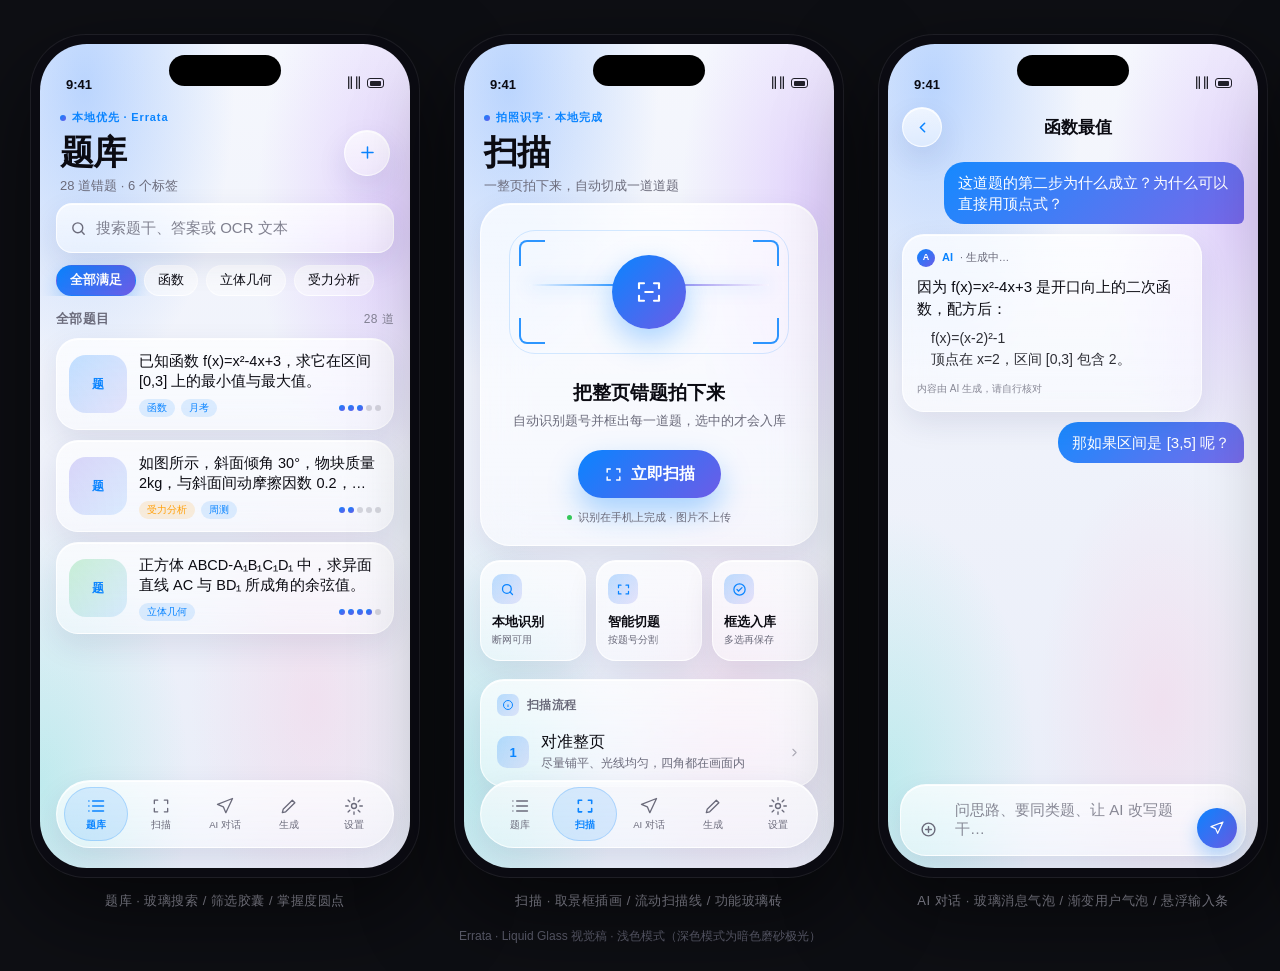
<file: docs/legacy/ui-mockup-liquid-glass.html>
﻿<!doctype html>
<html lang="zh-CN">
<head>
<meta charset="utf-8">
<title>Errata · 液态玻璃视觉稿</title>
<style>
  :root{
    --label:#0B0B12;
    --sec:#6B6B7B;
    --blue:#0A84FF;
    --violet:#6C5CE7;
    --mint:#34C759;
    --warn:#FF9F0A;
    --danger:#FF3B30;
  }
  *{box-sizing:border-box;margin:0;padding:0;-webkit-font-smoothing:antialiased}
  body{
    background:#0e0f14;
    font-family:-apple-system,"SF Pro Text","PingFang SC","Microsoft YaHei",sans-serif;
    color:var(--label);
    padding:34px 30px 26px;
  }
  .board{display:flex;gap:34px;align-items:flex-start;width:max-content;margin:0 auto}
  .col{width:390px}
  .frame{
    width:390px;height:844px;border-radius:56px;background:#0b0b12;padding:10px;
    box-shadow:0 34px 90px rgba(0,0,0,.55), inset 0 0 0 1px rgba(255,255,255,.08);
    position:relative;
  }
  .screen{
    position:relative;width:100%;height:100%;border-radius:47px;overflow:hidden;
    background:
      radial-gradient(58% 52% at 12% 5%, rgba(106,166,255,.42), transparent 70%),
      radial-gradient(52% 46% at 96% 20%, rgba(192,140,255,.34), transparent 72%),
      radial-gradient(56% 46% at 0% 90%, rgba(79,224,208,.28), transparent 72%),
      radial-gradient(46% 40% at 74% 80%, rgba(255,179,209,.24), transparent 72%),
      linear-gradient(180deg,#F5F7FD 0%,#E9EDF8 100%);
    display:flex;flex-direction:column;
  }
  .island{position:absolute;top:11px;left:50%;transform:translateX(-50%);width:112px;height:31px;border-radius:17px;background:#000;z-index:20}
  .status{height:54px;flex:none;display:flex;align-items:flex-end;justify-content:space-between;padding:0 26px 6px;font-size:13px;font-weight:600;color:#0B0B12;z-index:10}
  .status .right{display:flex;gap:5px;align-items:center;opacity:.9}
  .status .bar{width:17px;height:10px;border:1.3px solid currentColor;border-radius:3px;position:relative}
  .status .bar:after{content:"";position:absolute;left:1.5px;top:1.5px;bottom:1.5px;width:11px;background:currentColor;border-radius:1px}
  .content{flex:1;overflow:hidden;padding:0 0 0;display:flex;flex-direction:column;position:relative}

  .glass{
    background:linear-gradient(180deg,rgba(255,255,255,.74),rgba(255,255,255,.44));
    border:1px solid rgba(255,255,255,.72);
    box-shadow:0 12px 30px rgba(27,42,94,.10), inset 0 1px 0 rgba(255,255,255,.9);
    backdrop-filter:blur(22px) saturate(1.25);
    -webkit-backdrop-filter:blur(22px) saturate(1.25);
    border-radius:22px;
  }
  .pad{padding:0 16px}
  .head{display:flex;align-items:center;gap:12px;padding:12px 20px 8px}
  .head .txt{flex:1}
  .kicker{display:flex;align-items:center;gap:6px;font-size:11px;font-weight:600;letter-spacing:.08em;color:var(--blue);margin-bottom:7px}
  .kicker i{width:6px;height:6px;border-radius:50%;background:linear-gradient(135deg,var(--blue),var(--violet));display:block}
  h1{font-size:34px;line-height:40px;letter-spacing:-.7px;font-weight:700}
  .sub{font-size:13px;line-height:18px;color:var(--sec);margin-top:5px}
  .circlebtn{width:46px;height:46px;border-radius:50%;display:flex;align-items:center;justify-content:center;flex:none}
  .circlebtn svg{width:19px;height:19px;stroke:var(--blue);fill:none;stroke-width:1.9;stroke-linecap:round}
  .circlebtn.sm{width:38px;height:38px}
  .circlebtn.sm svg{width:16px;height:16px}

  .search{height:50px;display:flex;align-items:center;gap:9px;padding:0 13px;margin:0 16px;border-radius:16px}
  .search svg{width:17px;height:17px;stroke:var(--sec);fill:none;stroke-width:2;stroke-linecap:round}
  .search span{font-size:15px;color:rgba(107,107,123,.85)}
  .chips{display:flex;gap:8px;padding:12px 16px 0;overflow:hidden}
  .chip{height:31px;padding:0 13px;border-radius:50px;display:flex;align-items:center;font-size:12.5px;font-weight:500;color:var(--label);background:linear-gradient(180deg,rgba(255,255,255,.72),rgba(255,255,255,.42));border:1px solid rgba(255,255,255,.65);white-space:nowrap}
  .chip.on{background:linear-gradient(135deg,var(--blue),var(--violet));color:#fff;border-color:transparent;font-weight:600;box-shadow:0 8px 18px rgba(10,132,255,.28)}
  .seclabel{display:flex;justify-content:space-between;align-items:center;padding:14px 16px 10px;font-size:13px;font-weight:600;letter-spacing:.03em;color:var(--sec)}
  .seclabel em{font-style:normal;font-size:12px;font-weight:400;opacity:.8}

  .qcard{display:flex;gap:12px;align-items:center;padding:12px;border-radius:22px;margin:0 16px 10px}
  .thumb{width:58px;height:58px;border-radius:17px;flex:none;display:flex;align-items:center;justify-content:center;color:#0A84FF;font-size:12px;font-weight:600}
  .thumb.g1{background:linear-gradient(135deg,rgba(10,132,255,.24),rgba(108,92,231,.14))}
  .thumb.g2{background:linear-gradient(135deg,rgba(108,92,231,.24),rgba(10,132,255,.12))}
  .thumb.g3{background:linear-gradient(135deg,rgba(52,199,89,.24),rgba(10,132,255,.12))}
  .qtext{flex:1;min-width:0}
  .qtext p{font-size:14.5px;line-height:20px;display:-webkit-box;-webkit-line-clamp:2;-webkit-box-orient:vertical;overflow:hidden}
  .qmeta{display:flex;align-items:center;gap:6px;margin-top:8px}
  .badge{height:18px;padding:0 8px;border-radius:50px;display:flex;align-items:center;font-size:10px;font-weight:500;background:rgba(10,132,255,.12);color:var(--blue)}
  .badge.p{background:rgba(255,159,10,.14);color:var(--warn)}
  .dots{display:flex;gap:3px;margin-left:auto}
  .dots i{width:6px;height:6px;border-radius:50%;background:rgba(107,107,123,.25);display:block}
  .dots i.on{background:linear-gradient(135deg,var(--blue),var(--violet))}

  .tabbar{position:absolute;left:16px;right:16px;bottom:20px;height:68px;border-radius:34px;display:flex;align-items:center;padding:0 7px;z-index:15}
  .tab{flex:1;height:54px;border-radius:27px;display:flex;flex-direction:column;align-items:center;justify-content:center;gap:3px;color:var(--sec);font-size:9.5px;font-weight:500;position:relative}
  .tab svg{width:20px;height:20px;fill:none;stroke:currentColor;stroke-width:1.6;stroke-linecap:round;stroke-linejoin:round}
  .tab.on{color:var(--blue);font-weight:600;background:rgba(10,132,255,.13);box-shadow:inset 0 0 0 1px rgba(10,132,255,.22)}
  .tab.on svg{stroke-width:1.9}

  /* 扫描 */
  .hero{margin:0 16px;border-radius:30px;padding:20px 22px;display:flex;flex-direction:column;align-items:center}
  .finder{width:100%;height:136px;position:relative;display:flex;align-items:center;justify-content:center;margin-bottom:20px}
  .finder .frame-line{position:absolute;inset:6px;border:1px solid rgba(10,132,255,.16);border-radius:26px}
  .br{position:absolute;width:26px;height:26px;border:2.5px solid rgba(10,132,255,.85)}
  .br.tl{left:16px;top:16px;border-right:none;border-bottom:none;border-top-left-radius:8px}
  .br.tr{right:16px;top:16px;border-left:none;border-bottom:none;border-top-right-radius:8px}
  .br.bl{left:16px;bottom:16px;border-right:none;border-top:none;border-bottom-left-radius:8px}
  .br.brr{right:16px;bottom:16px;border-left:none;border-top:none;border-bottom-right-radius:8px}
  .scanline{position:absolute;left:26px;right:26px;top:44%;height:2px;background:linear-gradient(90deg,transparent,rgba(10,132,255,.75),rgba(108,92,231,.6),transparent);box-shadow:0 0 18px rgba(10,132,255,.45)}
  .heroicon{width:74px;height:74px;border-radius:50%;background:linear-gradient(135deg,var(--blue),var(--violet));display:flex;align-items:center;justify-content:center;box-shadow:0 12px 30px rgba(10,132,255,.35);position:relative;z-index:2}
  .heroicon svg{width:30px;height:30px;stroke:#fff;fill:none;stroke-width:1.7;stroke-linecap:round;stroke-linejoin:round}
  .hero h2{font-size:19px;font-weight:600}
  .hero .sub{text-align:center;margin-top:6px}
  .cta{margin-top:20px;height:48px;padding:0 26px;border-radius:50px;background:linear-gradient(135deg,var(--blue),var(--violet));color:#fff;font-size:16px;font-weight:600;display:flex;align-items:center;gap:8px;box-shadow:0 14px 30px rgba(10,132,255,.34)}
  .cta svg{width:19px;height:19px;stroke:#fff;fill:none;stroke-width:1.8;stroke-linecap:round}
  .live{display:flex;align-items:center;gap:6px;margin-top:12px;font-size:11px;color:var(--sec)}
  .live i{width:5px;height:5px;border-radius:50%;background:var(--mint)}
  .tiles{display:flex;gap:10px;padding:14px 16px 0}
  .tile{flex:1;padding:13px 11px;border-radius:20px}
  .tile .ico{width:30px;height:30px;border-radius:10px;background:linear-gradient(135deg,rgba(10,132,255,.26),rgba(108,92,231,.14));display:flex;align-items:center;justify-content:center;color:var(--blue)}
  .tile .ico svg{width:15px;height:15px;stroke:currentColor;fill:none;stroke-width:2;stroke-linecap:round}
  .tile b{display:block;font-size:12.5px;margin-top:10px}
  .tile span{display:block;font-size:10px;color:var(--sec);margin-top:2px}
  .section{margin:10px 16px 0;border-radius:24px;overflow:hidden}
  .shead{display:flex;align-items:center;gap:8px;padding:0 6px 9px;font-size:12px;font-weight:600;letter-spacing:.03em;color:var(--sec)}
  .shead .ico{width:22px;height:22px;border-radius:7px;background:linear-gradient(135deg,rgba(10,132,255,.26),rgba(108,92,231,.14));display:flex;align-items:center;justify-content:center;color:var(--blue)}
  .shead .ico svg{width:12px;height:12px;stroke:currentColor;fill:none;stroke-width:2}
  .row{display:flex;align-items:center;gap:12px;padding:13px 16px;position:relative}
  .row+.row:before{content:"";position:absolute;left:64px;right:16px;top:0;height:.7px;background:rgba(60,60,67,.10)}
  .row .num{width:32px;height:32px;border-radius:10px;background:linear-gradient(135deg,rgba(10,132,255,.26),rgba(108,92,231,.14));color:var(--blue);display:flex;align-items:center;justify-content:center;font-size:13px;font-weight:600;flex:none}
  .row .rt{flex:1;min-width:0}
  .row .rt b{display:block;font-size:15.5px;font-weight:500}
  .row .rt span{display:block;font-size:12px;color:var(--sec);margin-top:2px}
  .chev{width:13px;height:13px;stroke:rgba(107,107,123,.5);fill:none;stroke-width:2;stroke-linecap:round;stroke-linejoin:round}
  .foot{padding:9px 8px 0;font-size:12px;line-height:17px;color:var(--sec)}

  /* 对话 */
  .navbar{display:flex;align-items:center;gap:10px;padding:9px 14px}
  .navbar .back{width:40px;height:40px;border-radius:50%;display:flex;align-items:center;justify-content:center;flex:none}
  .navbar .back svg{width:17px;height:17px;stroke:var(--blue);fill:none;stroke-width:2.2;stroke-linecap:round;stroke-linejoin:round}
  .navbar .title{flex:1;text-align:center;font-size:17px;font-weight:600;margin-left:-40px}
  .chat{flex:1;padding:6px 14px 0;display:flex;flex-direction:column;gap:10px}
  .msg{display:flex;flex-direction:column;gap:6px}
  .msg.me{align-items:flex-end}
  .bubble{max-width:300px;padding:10px 14px;border-radius:20px;font-size:15px;line-height:21px}
  .bubble.me{background:linear-gradient(135deg,rgba(10,132,255,.94),rgba(108,92,231,.9));color:#fff;border-bottom-right-radius:6px}
  .bubble.ai{border-radius:22px;padding:12px 14px;align-self:stretch}
  .aihead{display:flex;align-items:center;gap:7px;font-size:11px;font-weight:600;color:var(--blue);margin-bottom:8px}
  .aihead i{width:18px;height:18px;border-radius:50%;background:linear-gradient(135deg,var(--blue),var(--violet));color:#fff;font-size:9px;display:flex;align-items:center;justify-content:center;font-style:normal}
  .aihead em{font-style:normal;font-weight:400;color:var(--sec);font-size:10.5px}
  .bubble.ai p{font-size:15px;line-height:22px}
  .steps{margin-top:8px;padding-left:14px;font-size:14px;line-height:21px;color:rgba(11,11,18,.85)}
  .src{font-size:10px;color:rgba(107,107,123,.8);margin-top:8px}
  .composer{margin:6px 12px 12px;border-radius:26px;padding:7px 8px;display:flex;align-items:flex-end;gap:8px}
  .composer .plus{width:38px;height:38px;border-radius:50%;display:flex;align-items:center;justify-content:center;flex:none}
  .composer .plus svg{width:17px;height:17px;stroke:var(--sec);fill:none;stroke-width:2;stroke-linecap:round}
  .composer .ph{flex:1;font-size:15px;color:rgba(107,107,123,.8);padding:9px 0}
  .send{width:40px;height:40px;border-radius:50%;background:linear-gradient(135deg,var(--blue),var(--violet));display:flex;align-items:center;justify-content:center;flex:none;box-shadow:0 8px 18px rgba(10,132,255,.3)}
  .send svg{width:16px;height:16px;stroke:#fff;fill:none;stroke-width:1.8;stroke-linecap:round;stroke-linejoin:round}
  .welcome{align-items:center;text-align:center;padding:24px 0 6px;display:flex;flex-direction:column}
  .welcome .big{width:72px;height:72px;border-radius:50%;background:linear-gradient(135deg,var(--blue),var(--violet));display:flex;align-items:center;justify-content:center;box-shadow:0 14px 34px rgba(10,132,255,.35)}
  .welcome .big svg{width:28px;height:28px;stroke:#fff;fill:none;stroke-width:1.7;stroke-linecap:round;stroke-linejoin:round}
  .welcome h2{font-size:18px;font-weight:600;margin-top:16px}
  .sugg{width:100%;margin-top:16px;display:flex;flex-direction:column;gap:8px}
  .sugg .g{height:44px;border-radius:18px;display:flex;align-items:center;padding:0 14px;font-size:13px}
  .sugg .g svg{margin-left:auto;width:13px;height:13px;stroke:rgba(10,132,255,.7);fill:none;stroke-width:1.8;stroke-linecap:round}

  /* 生成 */
  .modes{display:flex;gap:10px;padding:14px}
  .mode{flex:1;border-radius:18px;padding:13px;background:linear-gradient(180deg,rgba(255,255,255,.5),rgba(255,255,255,.28));border:1px solid rgba(255,255,255,.5)}
  .mode.on{background:linear-gradient(135deg,rgba(10,132,255,.14),rgba(108,92,231,.10));border-color:rgba(10,132,255,.42)}
  .mode .mi{width:30px;height:30px;border-radius:10px;background:rgba(107,107,123,.10);display:flex;align-items:center;justify-content:center;color:var(--sec)}
  .mode.on .mi{background:rgba(10,132,255,.18);color:var(--blue)}
  .mode .mi svg{width:15px;height:15px;stroke:currentColor;fill:none;stroke-width:1.8;stroke-linecap:round;stroke-linejoin:round}
  .mode b{display:block;font-size:13.5px;margin-top:9px}
  .mode span{display:block;font-size:10.5px;color:var(--sec);margin-top:2px}
  .field{height:50px;border-radius:16px;display:flex;align-items:center;padding:0 13px;font-size:15px;margin:14px;background:linear-gradient(180deg,rgba(255,255,255,.72),rgba(255,255,255,.44));border:1px solid rgba(255,255,255,.55)}
  .toggle{margin-left:auto;width:48px;height:28px;border-radius:50px;background:var(--blue);position:relative;flex:none}
  .toggle i{position:absolute;top:3px;right:3px;width:22px;height:22px;border-radius:50%;background:#fff;box-shadow:0 1px 3px rgba(0,0,0,.2)}
  .bigbtn{margin:12px 16px 0;height:48px;border-radius:50px;background:linear-gradient(135deg,var(--blue),var(--violet));color:#fff;font-size:16px;font-weight:600;display:flex;align-items:center;justify-content:center;gap:8px;box-shadow:0 16px 34px rgba(10,132,255,.34)}
  .bigbtn svg{width:18px;height:18px;stroke:#fff;fill:none;stroke-width:1.8;stroke-linecap:round;stroke-linejoin:round}
  .hintline{padding:12px 24px 0;font-size:11.5px;line-height:16px;color:var(--sec)}

  /* 设置 */
  .identity{margin:0 16px;border-radius:27px;padding:14px;display:flex;align-items:center;gap:13px}
  .identity .avatar{width:54px;height:54px;border-radius:50%;background:linear-gradient(135deg,var(--blue),var(--violet));display:flex;align-items:center;justify-content:center;flex:none}
  .identity .avatar svg{width:24px;height:24px;stroke:#fff;fill:none;stroke-width:1.8;stroke-linecap:round}
  .identity b{display:block;font-size:17px;font-weight:600}
  .identity span{display:block;font-size:11.5px;color:var(--sec);margin-top:3px}
  .pill{margin-left:auto;height:20px;padding:0 9px;border-radius:50px;display:flex;align-items:center;font-size:10px;font-weight:500;background:rgba(52,199,89,.14);color:var(--mint)}
  .row .dot{width:24px;height:24px;border-radius:50%;background:rgba(10,132,255,.12);display:flex;align-items:center;justify-content:center;flex:none}
  .row .dot i{width:10px;height:10px;border-radius:50%;background:var(--blue)}
  .switch{width:44px;height:26px;border-radius:50px;background:rgba(10,132,255,.16);position:relative;flex:none}
  .switch i{position:absolute;top:3px;left:3px;width:20px;height:20px;border-radius:50%;background:var(--blue)}
  .caption{margin-top:14px;text-align:center;font-size:13px;color:#9a9aa8;letter-spacing:.04em}
  .footnote{width:100%;text-align:center;color:#5f6070;font-size:12px;margin-top:18px}
</style>
</head>
<body>
<div class="board">

  <!-- 1 题库 -->
  <div class="col">
    <div class="frame"><div class="screen">
      <div class="island"></div>
      <div class="status"><span>9:41</span><span class="right"><span>∥∥</span><span class="bar"></span></span></div>
      <div class="content">
        <div class="head">
          <div class="txt">
            <div class="kicker"><i></i>本地优先 · Errata</div>
            <h1>题库</h1>
            <div class="sub">28 道错题 · 6 个标签</div>
          </div>
          <div class="circlebtn glass"><svg viewBox="0 0 24 24"><path d="M12 5v14M5 12h14"/></svg></div>
        </div>

        <div class="search glass">
          <svg viewBox="0 0 24 24"><circle cx="11" cy="11" r="7"/><path d="M20 20l-4-4"/></svg>
          <span>搜索题干、答案或 OCR 文本</span>
        </div>

        <div class="chips">
          <div class="chip on">全部满足</div>
          <div class="chip">函数</div>
          <div class="chip">立体几何</div>
          <div class="chip">受力分析</div>
        </div>

        <div class="seclabel"><span>全部题目</span><em>28 道</em></div>

        <div class="qcard glass">
          <div class="thumb g1">题</div>
          <div class="qtext">
            <p>已知函数 f(x)=x²-4x+3，求它在区间 [0,3] 上的最小值与最大值。</p>
            <div class="qmeta"><span class="badge">函数</span><span class="badge">月考</span>
              <div class="dots"><i class="on"></i><i class="on"></i><i class="on"></i><i></i><i></i></div>
            </div>
          </div>
        </div>

        <div class="qcard glass">
          <div class="thumb g2">题</div>
          <div class="qtext">
            <p>如图所示，斜面倾角 30°，物块质量 2kg，与斜面间动摩擦因数 0.2，求下滑加速度。</p>
            <div class="qmeta"><span class="badge p">受力分析</span><span class="badge">周测</span>
              <div class="dots"><i class="on"></i><i class="on"></i><i></i><i></i><i></i></div>
            </div>
          </div>
        </div>

        <div class="qcard glass">
          <div class="thumb g3">题</div>
          <div class="qtext">
            <p>正方体 ABCD-A₁B₁C₁D₁ 中，求异面直线 AC 与 BD₁ 所成角的余弦值。</p>
            <div class="qmeta"><span class="badge">立体几何</span>
              <div class="dots"><i class="on"></i><i class="on"></i><i class="on"></i><i class="on"></i><i></i></div>
            </div>
          </div>
        </div>

        <div class="tabbar glass">
          <div class="tab on"><svg viewBox="0 0 24 24"><path d="M8 6h13M8 12h13M8 18h13M3.5 6h.01M3.5 12h.01M3.5 18h.01"/></svg>题库</div>
          <div class="tab"><svg viewBox="0 0 24 24"><path d="M4 9V5h4M20 9V5h-4M4 15v4h4M20 15v4h-4"/></svg>扫描</div>
          <div class="tab"><svg viewBox="0 0 24 24"><path d="M21 3L3 10l7 3 3 7 8-17z"/></svg>AI 对话</div>
          <div class="tab"><svg viewBox="0 0 24 24"><path d="M4 20l4-1L19 8l-3-3L5 16l-1 4z"/></svg>生成</div>
          <div class="tab"><svg viewBox="0 0 24 24"><circle cx="12" cy="12" r="3"/><path d="M12 2v3M12 19v3M2 12h3M19 12h3M4.9 4.9L7 7M17 17l2.1 2.1M19.1 4.9L17 7M7 17l-2.1 2.1"/></svg>设置</div>
        </div>
      </div>
    </div></div>
    <div class="caption">题库 · 玻璃搜索 / 筛选胶囊 / 掌握度圆点</div>
  </div>

  <!-- 2 扫描 -->
  <div class="col">
    <div class="frame"><div class="screen">
      <div class="island"></div>
      <div class="status"><span>9:41</span><span class="right"><span>∥∥</span><span class="bar"></span></span></div>
      <div class="content">
        <div class="head">
          <div class="txt">
            <div class="kicker"><i></i>拍照识字 · 本地完成</div>
            <h1>扫描</h1>
            <div class="sub">一整页拍下来，自动切成一道道题</div>
          </div>
        </div>

        <div class="hero glass">
          <div class="finder">
            <div class="frame-line"></div>
            <span class="br tl"></span><span class="br tr"></span><span class="br bl"></span><span class="br brr"></span>
            <span class="scanline"></span>
            <div class="heroicon"><svg viewBox="0 0 24 24"><path d="M4 9V5h4M20 9V5h-4M4 15v4h4M20 15v4h-4"/><path d="M9 12h6"/></svg></div>
          </div>
          <h2>把整页错题拍下来</h2>
          <div class="sub">自动识别题号并框出每一道题，选中的才会入库</div>
          <div class="cta"><svg viewBox="0 0 24 24"><path d="M4 9V5h4M20 9V5h-4M4 15v4h4M20 15v4h-4"/></svg>立即扫描</div>
          <div class="live"><i></i>识别在手机上完成 · 图片不上传</div>
        </div>

        <div class="tiles">
          <div class="tile glass"><div class="ico"><svg viewBox="0 0 24 24"><circle cx="11" cy="11" r="7"/><path d="M20 20l-4-4"/></svg></div><b>本地识别</b><span>断网可用</span></div>
          <div class="tile glass"><div class="ico"><svg viewBox="0 0 24 24"><path d="M4 9V5h4M20 9V5h-4M4 15v4h4M20 15v4h-4"/></svg></div><b>智能切题</b><span>按题号分割</span></div>
          <div class="tile glass"><div class="ico"><svg viewBox="0 0 24 24"><circle cx="12" cy="12" r="9"/><path d="M8 12l2.5 2.5L16 9"/></svg></div><b>框选入库</b><span>多选再保存</span></div>
        </div>

        <div class="section glass" style="margin-top:18px">
          <div style="padding:14px 14px 4px">
            <div class="shead" style="padding:0 2px 6px"><span class="ico"><svg viewBox="0 0 24 24"><circle cx="12" cy="12" r="9"/><path d="M12 11v5M12 8h.01"/></svg></span>扫描流程</div>
            <div class="row" style="padding:10px 2px"><span class="num">1</span><div class="rt"><b>对准整页</b><span>尽量铺平、光线均匀，四角都在画面内</span></div><svg class="chev" viewBox="0 0 24 24"><path d="M9 6l6 6-6 6"/></svg></div>
            <div class="row" style="display:none"><span class="num">2</span><div class="rt"><b>点按快门</b><span>自动矫正透视并识别题目区域</span></div><svg class="chev" viewBox="0 0 24 24"><path d="M9 6l6 6-6 6"/></svg></div>
            <div class="row" style="display:none"><span class="num">3</span><div class="rt"><b>框选入库</b><span>题号自动编号，可多选、可打标签</span></div><svg class="chev" viewBox="0 0 24 24"><path d="M9 6l6 6-6 6"/></svg></div>
          </div>
        </div>

        <div class="tabbar glass">
          <div class="tab"><svg viewBox="0 0 24 24"><path d="M8 6h13M8 12h13M8 18h13M3.5 6h.01M3.5 12h.01M3.5 18h.01"/></svg>题库</div>
          <div class="tab on"><svg viewBox="0 0 24 24"><path d="M4 9V5h4M20 9V5h-4M4 15v4h4M20 15v4h-4"/></svg>扫描</div>
          <div class="tab"><svg viewBox="0 0 24 24"><path d="M21 3L3 10l7 3 3 7 8-17z"/></svg>AI 对话</div>
          <div class="tab"><svg viewBox="0 0 24 24"><path d="M4 20l4-1L19 8l-3-3L5 16l-1 4z"/></svg>生成</div>
          <div class="tab"><svg viewBox="0 0 24 24"><circle cx="12" cy="12" r="3"/><path d="M12 2v3M12 19v3M2 12h3M19 12h3M4.9 4.9L7 7M17 17l2.1 2.1M19.1 4.9L17 7M7 17l-2.1 2.1"/></svg>设置</div>
        </div>
      </div>
    </div></div>
    <div class="caption">扫描 · 取景框插画 / 流动扫描线 / 功能玻璃砖</div>
  </div>

  <!-- 3 对话 -->
  <div class="col">
    <div class="frame"><div class="screen">
      <div class="island"></div>
      <div class="status"><span>9:41</span><span class="right"><span>∥∥</span><span class="bar"></span></span></div>
      <div class="content">
        <div class="navbar">
          <div class="back glass"><svg viewBox="0 0 24 24"><path d="M15 6l-6 6 6 6"/></svg></div>
          <div class="title">函数最值</div>
        </div>

        <div class="chat">
          <div class="msg me"><div class="bubble me">这道题的第二步为什么成立？为什么可以直接用顶点式？</div></div>

          <div class="msg"><div class="bubble ai glass">
            <div class="aihead"><i>A</i>AI<em> · 生成中…</em></div>
            <p>因为 f(x)=x²-4x+3 是开口向上的二次函数，配方后：</p>
            <div class="steps">f(x)=(x-2)²-1<br>顶点在 x=2，区间 [0,3] 包含 2。</div>
            <div class="src">内容由 AI 生成，请自行核对</div>
          </div></div>

          <div class="msg me"><div class="bubble me">那如果区间是 [3,5] 呢？</div></div>
        </div>

        <div class="composer glass">
          <div class="plus"><svg viewBox="0 0 24 24"><circle cx="12" cy="12" r="9"/><path d="M12 8v8M8 12h8"/></svg></div>
          <div class="ph">问思路、要同类题、让 AI 改写题干…</div>
          <div class="send"><svg viewBox="0 0 24 24"><path d="M21 3L3 10l7 3 3 7 8-17z"/></svg></div>
        </div>
      </div>
    </div></div>
    <div class="caption">AI 对话 · 玻璃消息气泡 / 渐变用户气泡 / 悬浮输入条</div>
  </div>

  <!-- 4 生成 -->
  <div class="col">
    <div class="frame"><div class="screen">
      <div class="island"></div>
      <div class="status"><span>9:41</span><span class="right"><span>∥∥</span><span class="bar"></span></span></div>
      <div class="content">
        <div class="head">
          <div class="txt">
            <div class="kicker"><i></i>可打印练习卷</div>
            <h1>生成</h1>
            <div class="sub">按标签抽题，AI 也可以出同类题</div>
          </div>
        </div>

        <div style="margin:0 16px">
          <div class="shead"><span class="ico"><svg viewBox="0 0 24 24"><path d="M12 3l2.7 5.6 6.1.9-4.4 4.3 1 6.1L12 17l-5.4 2.9 1-6.1L3.2 9.5l6.1-.9L12 3z"/></svg></span>选择标签</div>
          <div class="glass" style="padding:14px">
            <div class="chips" style="padding:0">
              <div class="chip on">任一满足</div>
              <div class="chip on">函数</div>
              <div class="chip">立体几何</div>
              <div class="chip">受力分析</div>
            </div>
            <div class="foot" style="padding:9px 0 0">已选 1 个标签；「全部满足」要求题目同时具备所有标签。</div>
          </div>
        </div>

        <div style="margin:10px 16px 0">
          <div class="shead"><span class="ico"><svg viewBox="0 0 24 24"><path d="M4 20l4-1L19 8l-3-3L5 16l-1 4z"/></svg></span>出题方式</div>
          <div class="glass">
            <div class="modes">
              <div class="mode on">
                <div class="mi"><svg viewBox="0 0 24 24"><path d="M8 6h13M8 12h13M8 18h13"/></svg></div>
                <b>整理错题</b><span>按标签抽原题</span>
              </div>
              <div class="mode">
                <div class="mi"><svg viewBox="0 0 24 24"><path d="M21 3L3 10l7 3 3 7 8-17z"/></svg></div>
                <b>AI 同类题</b><span>换个数字再练</span>
              </div>
            </div>
            <div style="padding:0 14px 6px">
              <div style="font-size:11.5px;color:var(--sec);font-weight:500">题量</div>
              <div class="chips" style="padding:7px 0 0">
                <div class="chip">5 题</div><div class="chip on">10 题</div><div class="chip">15 题</div><div class="chip">20 题</div>
              </div>
              <div style="display:flex;align-items:center;padding:14px 0 4px;font-size:13px">
                附答案解析<span class="toggle" style="margin-left:auto"><i></i></span>
              </div>
            </div>
          </div>
        </div>


        <div class="bigbtn"><svg viewBox="0 0 24 24"><path d="M4 20l4-1L19 8l-3-3L5 16l-1 4z"/></svg>生成练习卷</div>
        <div class="hintline">生成后可以预览，并调起系统打印（可选择「另存为 PDF」）。</div>

        <div class="tabbar glass">
          <div class="tab"><svg viewBox="0 0 24 24"><path d="M8 6h13M8 12h13M8 18h13M3.5 6h.01M3.5 12h.01M3.5 18h.01"/></svg>题库</div>
          <div class="tab"><svg viewBox="0 0 24 24"><path d="M4 9V5h4M20 9V5h-4M4 15v4h4M20 15v4h-4"/></svg>扫描</div>
          <div class="tab"><svg viewBox="0 0 24 24"><path d="M21 3L3 10l7 3 3 7 8-17z"/></svg>AI 对话</div>
          <div class="tab on"><svg viewBox="0 0 24 24"><path d="M4 20l4-1L19 8l-3-3L5 16l-1 4z"/></svg>生成</div>
          <div class="tab"><svg viewBox="0 0 24 24"><circle cx="12" cy="12" r="3"/><path d="M12 2v3M12 19v3M2 12h3M19 12h3M4.9 4.9L7 7M17 17l2.1 2.1M19.1 4.9L17 7M7 17l-2.1 2.1"/></svg>设置</div>
        </div>
      </div>
    </div></div>
    <div class="caption">生成 · 模式选择 / 题量胶囊 / 玻璃开关</div>
  </div>

  <!-- 5 设置 -->
  <div class="col">
    <div class="frame"><div class="screen">
      <div class="island"></div>
      <div class="status"><span>9:41</span><span class="right"><span>∥∥</span><span class="bar"></span></span></div>
      <div class="content">
        <div class="head">
          <div class="txt">
            <div class="kicker"><i></i>个性化与数据</div>
            <h1>设置</h1>
            <div class="sub">错题、图片与对话都只在这台手机上</div>
          </div>
        </div>

        <div class="identity glass">
          <div class="avatar"><svg viewBox="0 0 24 24"><path d="M8 6h13M8 12h13M8 18h13M3.5 6h.01M3.5 12h.01M3.5 18h.01"/></svg></div>
          <div><b>Errata</b><span>v0.3.1 · AI Mistake Notebook</span></div>
          <div class="pill">2 套模型</div>
        </div>

        <div style="margin:10px 16px 0">
          <div class="shead"><span class="ico"><svg viewBox="0 0 24 24"><path d="M14 7l3 3M4 20l1-4L16 5l3 3L8 19l-4 1z"/></svg></span>模型与 API</div>
          <div class="glass">
            <div class="row"><div class="dot"><i></i></div><div class="rt"><b>DeepSeek 主力</b><span>deepseek-chat · 识图 qwen-vl-plus</span></div><svg class="chev" viewBox="0 0 24 24"><path d="M9 6l6 6-6 6"/></svg></div>
            
          </div>
        </div>

        <div style="margin:10px 16px 0">
          <div class="shead"><span class="ico"><svg viewBox="0 0 24 24"><path d="M12 3l2.7 5.6 6.1.9-4.4 4.3 1 6.1L12 17l-5.4 2.9 1-6.1L3.2 9.5l6.1-.9L12 3z"/></svg></span>题库分类</div>
          <div class="glass">
            <div class="row"><div class="rt"><b>标签与收藏夹</b><span>自定义分类，收藏夹只是打了标记的标签</span></div><svg class="chev" viewBox="0 0 24 24"><path d="M9 6l6 6-6 6"/></svg></div>
          </div>
        </div>

        <div style="margin:10px 16px 0">
          <div class="shead"><span class="ico"><svg viewBox="0 0 24 24"><path d="M4 19V5M4 19h16M8 15l4-5 3 3 4-6"/></svg></span>学习数据</div>
          <div class="glass">
            <div class="row"><div class="rt"><b>学习统计</b><span>掌握度分布、标签分布</span></div><svg class="chev" viewBox="0 0 24 24"><path d="M9 6l6 6-6 6"/></svg></div>
          </div>
        </div>

        <div style="margin:10px 16px 0">
          <div class="shead"><span class="ico"><svg viewBox="0 0 24 24"><circle cx="12" cy="12" r="9"/><path d="M8 14s1.5 2 4 2 4-2 4-2M9 9h.01M15 9h.01"/></svg></span>外观</div>
          <div class="glass">
            <div class="row"><div class="rt"><b>主题</b><span>跟随系统</span></div><span class="switch"><i></i></span></div>
          </div>
        </div>

        <div class="tabbar glass">
          <div class="tab"><svg viewBox="0 0 24 24"><path d="M8 6h13M8 12h13M8 18h13M3.5 6h.01M3.5 12h.01M3.5 18h.01"/></svg>题库</div>
          <div class="tab"><svg viewBox="0 0 24 24"><path d="M4 9V5h4M20 9V5h-4M4 15v4h4M20 15v4h-4"/></svg>扫描</div>
          <div class="tab"><svg viewBox="0 0 24 24"><path d="M21 3L3 10l7 3 3 7 8-17z"/></svg>AI 对话</div>
          <div class="tab"><svg viewBox="0 0 24 24"><path d="M4 20l4-1L19 8l-3-3L5 16l-1 4z"/></svg>生成</div>
          <div class="tab on"><svg viewBox="0 0 24 24"><circle cx="12" cy="12" r="3"/><path d="M12 2v3M12 19v3M2 12h3M19 12h3M4.9 4.9L7 7M17 17l2.1 2.1M19.1 4.9L17 7M7 17l-2.1 2.1"/></svg>设置</div>
        </div>
      </div>
    </div></div>
    <div class="caption">设置 · 身份卡 / 分组玻璃列表 / 统计入口</div>
  </div>

</div>
<div class="footnote">Errata · Liquid Glass 视觉稿 · 浅色模式（深色模式为暗色磨砂极光）</div>
</body>
</html>
</file>
<file: assets/css/site.css>
/* ==========================================================================
   Errata 官网 · 2026
   纸张 / 墨水 / 批改红；无外部字体、无外部依赖。
   ========================================================================== */

:root {
  --paper: #f7f4ec;
  --paper-2: #f1ede2;
  --paper-3: #e9e4d6;
  --ink: #111827;
  --ink-2: #344054;
  --muted: #5c6779;
  --muted-2: #8a94a6;
  --line: #e3ddcf;
  --line-strong: #cfc7b5;
  --white: #ffffff;
  --blue: #2563eb;
  --blue-deep: #1d4ed8;
  --blue-ink: #173a8a;
  --sky: #e8f0ff;
  --red: #e5484d;
  --green: #0e8a6b;
  --dark: #0b1220;
  --dark-2: #111c2e;
  --sans: "PingFang SC", "HarmonyOS Sans SC", "MiSans", "Source Han Sans SC",
    "Noto Sans SC", "Microsoft YaHei", system-ui, -apple-system, sans-serif;
  --serif: "Iowan Old Style", "Palatino Linotype", "Songti SC", "Noto Serif SC",
    "Source Han Serif SC", Georgia, serif;
  --mono: "SFMono-Regular", "JetBrains Mono", Consolas, "Liberation Mono", monospace;
  --hand: "Kaiti SC", "STKaiti", "KaiTi", "Kaiti", cursive;
  --shadow-sm: 0 1px 2px rgba(16, 24, 40, 0.04), 0 8px 24px rgba(16, 24, 40, 0.05);
  --shadow-md: 0 2px 4px rgba(16, 24, 40, 0.05), 0 18px 48px rgba(16, 24, 40, 0.1);
  --shadow-lg: 0 4px 10px rgba(16, 24, 40, 0.06), 0 36px 80px rgba(16, 24, 40, 0.16);
  --radius: 22px;
  --header: 72px;
}

*,
*::before,
*::after { box-sizing: border-box; }

html {
  scroll-behavior: smooth;
  -webkit-text-size-adjust: 100%;
}

body {
  margin: 0;
  color: var(--ink);
  overflow-x: hidden;
  font-family: var(--sans);
  font-size: 16px;
  line-height: 1.65;
  background-color: var(--paper);
  background-image:
    radial-gradient(1100px 620px at 86% -12%, rgba(37, 99, 235, 0.09), transparent 65%),
    radial-gradient(900px 500px at -10% 6%, rgba(229, 72, 77, 0.05), transparent 60%),
    url("data:image/svg+xml,%3Csvg xmlns='http://www.w3.org/2000/svg' width='140' height='140'%3E%3Cfilter id='n'%3E%3CfeTurbulence type='fractalNoise' baseFrequency='.85' numOctaves='3' stitchTiles='stitch'/%3E%3C/filter%3E%3Crect width='100%25' height='100%25' filter='url(%23n)' opacity='.22'/%3E%3C/svg%3E");
  background-attachment: fixed, fixed, fixed;
  -webkit-font-smoothing: antialiased;
  text-rendering: optimizeLegibility;
}
body.menu-open { overflow: hidden; }

::selection { background: var(--sky); color: var(--blue-ink); }

a { color: inherit; text-decoration: none; }
img { display: block; max-width: 100%; height: auto; }
button { font: inherit; color: inherit; }
h1, h2, h3, h4, p, ul, ol, dl, dd, figure { margin: 0; }
ul, ol { padding: 0; }

.wrap {
  width: min(1180px, calc(100% - 48px));
  margin-inline: auto;
}

.svg-sprite {
  position: absolute !important;
  width: 0 !important;
  height: 0 !important;
  overflow: hidden !important;
}

.icon {
  width: 20px;
  height: 20px;
  flex: 0 0 auto;
  fill: none;
  stroke: currentColor;
  stroke-width: 1.8;
  stroke-linecap: round;
  stroke-linejoin: round;
}

.icon-fill {
  fill: currentColor;
  stroke: none;
}

.skip-link {
  position: fixed;
  top: 10px;
  left: 12px;
  z-index: 200;
  padding: 10px 14px;
  border-radius: 10px;
  background: var(--ink);
  color: #fff;
  font-size: 13px;
  transform: translateY(-160%);
  transition: transform 0.2s ease;
}
.skip-link:focus { transform: translateY(0); }

:focus-visible {
  outline: 2px solid var(--blue);
  outline-offset: 3px;
}

/* --------------------------------------------------------------------------
   按钮 / 链接
   -------------------------------------------------------------------------- */

.btn {
  display: inline-flex;
  align-items: center;
  justify-content: center;
  gap: 9px;
  height: 46px;
  padding: 0 20px;
  border: 1px solid transparent;
  border-radius: 12px;
  font-size: 14.5px;
  font-weight: 600;
  line-height: 1;
  white-space: nowrap;
  cursor: pointer;
  transition: background 0.2s ease, color 0.2s ease, border-color 0.2s ease,
    transform 0.2s ease, box-shadow 0.2s ease;
}
.btn .icon { width: 18px; height: 18px; }
.btn:hover { transform: translateY(-1px); }
.btn:active { transform: translateY(0); }

.btn-primary {
  background: var(--blue);
  color: #fff;
  box-shadow: 0 8px 20px rgba(37, 99, 235, 0.22);
}
.btn-primary:hover { background: var(--blue-deep); box-shadow: 0 12px 26px rgba(37, 99, 235, 0.3); }

.btn-secondary {
  background: rgba(255, 255, 255, 0.45);
  border-color: var(--line-strong);
  color: var(--ink);
}
.btn-secondary:hover { background: #fff; border-color: #b9b09c; }

.btn-light {
  background: #fff;
  color: var(--blue-ink);
  box-shadow: 0 10px 26px rgba(2, 8, 23, 0.2);
}
.btn-light:hover { background: #f3f6ff; }

.btn-outline-light {
  background: rgba(255, 255, 255, 0.06);
  border-color: rgba(255, 255, 255, 0.35);
  color: #fff;
}
.btn-outline-light:hover { background: rgba(255, 255, 255, 0.14); }

.btn-sm { height: 38px; padding: 0 15px; border-radius: 10px; font-size: 13px; }
.btn-lg { height: 54px; padding: 0 24px; border-radius: 14px; font-size: 15.5px; }
.btn-lg .icon { width: 20px; height: 20px; }

.text-link {
  display: inline-flex;
  align-items: center;
  gap: 7px;
  font-size: 14px;
  font-weight: 600;
  color: var(--blue);
  border-bottom: 1px solid rgba(37, 99, 235, 0.25);
  padding-bottom: 2px;
  transition: border-color 0.2s ease, gap 0.2s ease;
}
.text-link:hover { border-color: var(--blue); gap: 10px; }
.text-link .icon { width: 16px; height: 16px; }
.text-link-light { color: #cfe0ff; border-color: rgba(207, 224, 255, 0.35); }
.text-link-light:hover { border-color: #fff; }

/* --------------------------------------------------------------------------
   Header
   -------------------------------------------------------------------------- */

.site-header {
  position: sticky;
  top: 0;
  z-index: 100;
  height: var(--header);
  display: flex;
  align-items: center;
  background: rgba(247, 244, 236, 0.8);
  border-bottom: 1px solid transparent;
  backdrop-filter: blur(16px) saturate(1.2);
  -webkit-backdrop-filter: blur(16px) saturate(1.2);
  transition: border-color 0.25s ease, box-shadow 0.25s ease, background 0.25s ease;
}
.site-header.is-scrolled {
  border-bottom-color: var(--line);
  background: rgba(247, 244, 236, 0.94);
  box-shadow: 0 8px 30px rgba(16, 24, 40, 0.04);
}

.header-inner {
  display: flex;
  align-items: center;
  gap: 28px;
}

.brand {
  display: inline-flex;
  align-items: center;
  gap: 10px;
  flex: 0 0 auto;
}
.brand-mark {
  position: relative;
  width: 34px;
  height: 34px;
  border-radius: 9px;
  background: var(--blue);
  box-shadow: 0 5px 14px rgba(37, 99, 235, 0.28);
}
.brand-mark span {
  position: absolute;
  left: 9px;
  height: 4px;
  border-radius: 2px;
  background: #fff;
}
.brand-mark span:nth-child(1) { top: 10px; width: 16px; }
.brand-mark span:nth-child(2) { top: 15px; width: 11px; }
.brand-mark span:nth-child(3) { top: 20px; width: 16px; }

.brand-name {
  font-family: var(--serif);
  font-size: 23px;
  font-weight: 700;
  letter-spacing: -0.02em;
  color: var(--ink);
}
.brand-sub {
  margin-left: 1px;
  padding: 2px 6px;
  border: 1px solid var(--line-strong);
  border-radius: 5px;
  font-size: 10px;
  line-height: 1.4;
  color: var(--muted);
}

.nav {
  display: flex;
  align-items: center;
  gap: 24px;
  margin-left: 8px;
}
.nav a {
  position: relative;
  font-size: 14px;
  color: var(--ink-2);
  padding: 6px 0;
  transition: color 0.2s ease;
}
.nav a::after {
  content: "";
  position: absolute;
  left: 0;
  right: 100%;
  bottom: 0;
  height: 1.5px;
  background: var(--blue);
  transition: right 0.22s ease;
}
.nav a:hover { color: var(--blue); }
.nav a:hover::after { right: 0; }

.header-actions {
  display: flex;
  align-items: center;
  gap: 14px;
  margin-left: auto;
}
.gh-link {
  display: inline-flex;
  align-items: center;
  gap: 7px;
  font-size: 13.5px;
  color: var(--ink-2);
  transition: color 0.2s ease;
}
.gh-link:hover { color: var(--blue); }
.gh-link .icon { width: 18px; height: 18px; }

.menu-btn {
  display: none;
  align-items: center;
  justify-content: center;
  width: 40px;
  height: 40px;
  border: 1px solid var(--line-strong);
  border-radius: 10px;
  background: rgba(255, 255, 255, 0.55);
  cursor: pointer;
}
.menu-close-icon { display: none; }
.menu-btn[aria-expanded="true"] .menu-open-icon { display: none; }
.menu-btn[aria-expanded="true"] .menu-close-icon { display: block; }

/* --------------------------------------------------------------------------
   Hero
   -------------------------------------------------------------------------- */

.hero {
  position: relative;
  padding: 66px 0 40px;
  overflow: hidden;
}
.hero-wash {
  position: absolute;
  inset: 0;
  pointer-events: none;
  background:
    radial-gradient(760px 520px at 72% 12%, rgba(37, 99, 235, 0.1), transparent 70%),
    radial-gradient(500px 380px at 22% 82%, rgba(229, 72, 77, 0.05), transparent 70%);
}
.hero-grid {
  position: relative;
  display: grid;
  grid-template-columns: minmax(0, 1.03fr) minmax(0, 0.97fr);
  align-items: center;
  gap: 24px;
}

.eyebrow {
  display: inline-flex;
  align-items: center;
  gap: 9px;
  font-family: var(--mono);
  font-size: 11px;
  letter-spacing: 0.16em;
  color: var(--ink-2);
  text-transform: uppercase;
}
.live-dot {
  width: 7px;
  height: 7px;
  border-radius: 50%;
  background: var(--blue);
  box-shadow: 0 0 0 4px rgba(37, 99, 235, 0.12);
  animation: pulse 2.8s ease-in-out infinite;
}

.hero h1 {
  margin: 24px 0 22px;
  font-size: clamp(42px, 4.7vw, 66px);
  font-weight: 800;
  line-height: 1.06;
  letter-spacing: -0.05em;
}
.h1-top { display: inline-block; }
.br-mobile { display: none; }
.mark {
  position: relative;
  display: inline-block;
  color: var(--blue);
  white-space: nowrap;
}
.mark svg {
  position: absolute;
  left: 0;
  bottom: -13px;
  width: 100%;
  height: 18px;
  overflow: visible;
}
.mark path {
  fill: none;
  stroke: var(--red);
  stroke-width: 5;
  stroke-linecap: round;
  stroke-dasharray: 360;
  stroke-dashoffset: 360;
  animation: draw 0.9s 0.55s cubic-bezier(0.2, 0.7, 0.3, 1) forwards;
}

.hero-lede {
  max-width: 34em;
  font-size: 17.5px;
  line-height: 1.75;
  color: var(--ink-2);
}
.hero-lede .nowrap { white-space: nowrap; }
.hero-actions {
  display: flex;
  flex-wrap: wrap;
  gap: 12px;
  margin-top: 30px;
}
.hero-facts {
  display: flex;
  flex-wrap: wrap;
  align-items: center;
  gap: 8px 18px;
  margin-top: 22px;
  padding: 0;
  list-style: none;
  font-size: 12.5px;
  color: var(--muted);
}
.hero-facts li {
  position: relative;
  display: inline-flex;
  align-items: center;
  gap: 5px;
}
.hero-facts li + li::before {
  content: "";
  width: 3px;
  height: 3px;
  margin-right: 12px;
  border-radius: 50%;
  background: var(--muted-2);
}
.hero-facts strong { color: var(--ink); font-weight: 650; }

/* Hero art */

.hero-art {
  position: relative;
  width: 100%;
  max-width: 590px;
  min-height: 630px;
  margin-left: auto;
}
.hero-grid-bg {
  position: absolute;
  inset: -30px -40px -30px -20px;
  border-radius: 40px;
  background-image:
    linear-gradient(rgba(17, 24, 39, 0.055) 1px, transparent 1px),
    linear-gradient(90deg, rgba(17, 24, 39, 0.055) 1px, transparent 1px);
  background-size: 38px 38px;
  -webkit-mask-image: radial-gradient(closest-side, #000 35%, transparent 100%);
  mask-image: radial-gradient(closest-side, #000 35%, transparent 100%);
  opacity: 0.8;
}

.phone {
  position: relative;
  padding: 8px;
  border-radius: 44px;
  background: #0b1220;
  border: 1px solid rgba(255, 255, 255, 0.08);
  box-shadow: var(--shadow-lg);
}
.phone img {
  width: 100%;
  border-radius: 36px;
  background: #fff;
}

.phone-hero {
  position: absolute;
  z-index: 3;
  top: 14px;
  right: 0;
  width: 310px;
  margin: 0;
  transform: rotate(1.5deg);
}

.paper-card {
  position: absolute;
  z-index: 2;
  top: 70px;
  left: -24px;
  width: 278px;
  min-height: 410px;
  padding: 18px 18px 22px;
  border: 1px solid #ded7c8;
  border-radius: 5px;
  background: #fffdf8;
  box-shadow: 0 14px 34px rgba(16, 24, 40, 0.12);
  transform: rotate(-6deg);
  color: #475467;
  font-size: 10.5px;
  line-height: 1.6;
  overflow: hidden;
}
.paper-top {
  display: flex;
  align-items: center;
  justify-content: space-between;
  padding-bottom: 8px;
  border-bottom: 1px dashed #d6cfbf;
  font-family: var(--mono);
  font-size: 8.5px;
  letter-spacing: 0.08em;
  color: #8b8578;
}
.paper-line {
  position: relative;
  margin: 10px 0 0;
  padding-bottom: 7px;
  border-bottom: 1px solid #f0ebe0;
}
.paper-no { color: #8b8578; font-family: var(--mono); font-size: 9px; margin-right: 3px; }
.paper-line.is-target { color: #1f2937; }
.scan-box {
  position: absolute;
  left: 11px;
  right: 11px;
  top: 54px;
  height: 64px;
  border: 1.5px solid var(--blue);
  border-radius: 6px;
  background: rgba(37, 99, 235, 0.055);
  box-shadow: 0 0 0 4px rgba(37, 99, 235, 0.06);
}
.scan-box em {
  position: absolute;
  top: -9px;
  left: 7px;
  padding: 2px 5px;
  border-radius: 3px;
  background: var(--blue);
  color: #fff;
  font-family: var(--mono);
  font-size: 7.5px;
  font-style: normal;
  letter-spacing: 0.04em;
}
.scan-box .c { position: absolute; width: 8px; height: 8px; border: 2px solid var(--blue); }
.scan-box .tl { top: -2px; left: -2px; border-right: 0; border-bottom: 0; }
.scan-box .tr { top: -2px; right: -2px; border-left: 0; border-bottom: 0; }
.scan-box .bl { bottom: -2px; left: -2px; border-right: 0; border-top: 0; }
.scan-box .br { bottom: -2px; right: -2px; border-left: 0; border-top: 0; }
.paper-check {
  position: absolute;
  left: 16px;
  bottom: 10px;
  color: var(--red);
  font-family: var(--hand);
  font-size: 32px;
  line-height: 1;
  transform: rotate(-9deg);
  opacity: 0.9;
}

.float-chip {
  position: absolute;
  z-index: 5;
  display: flex;
  align-items: center;
  gap: 10px;
  padding: 10px 13px;
  border: 1px solid var(--line);
  border-radius: 14px;
  background: rgba(255, 255, 255, 0.95);
  box-shadow: 0 12px 34px rgba(16, 24, 40, 0.13);
  backdrop-filter: blur(10px);
  font-size: 12px;
  line-height: 1.35;
  color: var(--ink-2);
}
.float-chip strong { display: block; color: var(--ink); font-size: 12.5px; font-weight: 650; }
.float-chip small { display: block; color: var(--muted); font-size: 10.5px; }
.chip-count { left: 18px; top: 0; animation: floaty 7s ease-in-out infinite; }
.chip-check {
  display: grid;
  place-items: center;
  width: 27px;
  height: 27px;
  border-radius: 50%;
  background: rgba(14, 138, 107, 0.11);
  color: var(--green);
}
.chip-check .icon { width: 15px; height: 15px; stroke-width: 2.2; }

.chip-tag {
  right: 2px;
  bottom: 42%;
  gap: 6px;
  padding: 9px 12px;
  font-size: 11.5px;
  animation: floaty 8s 0.7s ease-in-out infinite;
}
.tag-dot {
  width: 6px;
  height: 6px;
  border-radius: 50%;
  background: var(--tag);
}
.chip-tag .tag-dot:nth-of-type(2) { margin-left: 5px; }

.chip-ai {
  left: -16px;
  bottom: 42px;
  max-width: 252px;
  animation: floaty 7.5s 0.35s ease-in-out infinite;
}
.chip-spark {
  display: grid;
  place-items: center;
  width: 28px;
  height: 28px;
  border-radius: 9px;
  background: var(--sky);
  color: var(--blue);
}
.chip-spark .icon { width: 16px; height: 16px; }

.scribble {
  position: absolute;
  z-index: 4;
  left: 4px;
  bottom: -14px;
  color: var(--red);
  font-family: var(--hand);
  font-size: 17px;
  line-height: 1;
  transform: rotate(-5deg);
  white-space: nowrap;
}
.scribble svg {
  position: absolute;
  left: 105%;
  top: -12px;
  width: 64px;
  height: 34px;
  fill: none;
  stroke: var(--red);
  stroke-width: 1.8;
  stroke-linecap: round;
  stroke-linejoin: round;
}

/* --------------------------------------------------------------------------
   Stats
   -------------------------------------------------------------------------- */

.stats {
  position: relative;
  padding: 22px 0;
  border-top: 1px solid var(--line);
  border-bottom: 1px solid var(--line);
  background: rgba(255, 255, 255, 0.3);
}
.stats-grid {
  display: grid;
  grid-template-columns: repeat(4, 1fr);
}
.stats-grid > div {
  display: flex;
  flex-direction: column;
  gap: 2px;
  padding: 6px 28px;
  border-left: 1px solid var(--line);
}
.stats-grid > div:first-child { border-left: 0; padding-left: 4px; }
.stats-grid strong {
  font-size: clamp(32px, 3.2vw, 43px);
  font-weight: 800;
  line-height: 1.05;
  letter-spacing: -0.05em;
  color: var(--ink);
}
.stats-grid span { font-size: 12.5px; color: var(--muted); }

/* --------------------------------------------------------------------------
   Sections / typography
   -------------------------------------------------------------------------- */

.section { padding: 112px 0; }
.section-tint {
  background:
    linear-gradient(180deg, rgba(241, 237, 226, 0.9), rgba(247, 244, 236, 0.5)),
    var(--paper-2);
  border-top: 1px solid var(--line);
  border-bottom: 1px solid var(--line);
}

.label {
  display: flex;
  align-items: center;
  gap: 10px;
  font-family: var(--mono);
  font-size: 10.5px;
  letter-spacing: 0.18em;
  text-transform: uppercase;
  color: var(--blue);
}
.label::before {
  content: "";
  width: 24px;
  height: 1px;
  background: currentColor;
}
.label-light { color: #93b4ff; }

.section-head { max-width: 820px; margin-bottom: 52px; }
.section-head-row {
  max-width: none;
  display: grid;
  grid-template-columns: 1.2fr 0.8fr;
  align-items: end;
  gap: 48px;
}
.section-head-row .lede { max-width: 30em; margin: 0 0 6px; }

h2 {
  margin-top: 16px;
  font-size: clamp(34px, 4.2vw, 54px);
  font-weight: 800;
  line-height: 1.12;
  letter-spacing: -0.04em;
}
.lede {
  max-width: 40em;
  margin-top: 18px;
  font-size: 16.5px;
  line-height: 1.8;
  color: var(--muted);
}

/* --------------------------------------------------------------------------
   Manifesto
   -------------------------------------------------------------------------- */

.manifesto { padding: 116px 0 108px; }
.manifesto-grid {
  display: grid;
  grid-template-columns: minmax(0, 0.85fr) minmax(0, 1.15fr);
  gap: 72px;
  align-items: start;
}
.manifesto h2 { max-width: none; }
.manifesto-body .big {
  font-size: 21px;
  font-weight: 500;
  line-height: 1.7;
  color: var(--ink);
  letter-spacing: -0.01em;
}
.manifesto-body > p + p {
  margin-top: 16px;
  font-size: 15.5px;
  color: var(--muted);
}
.principles {
  display: grid;
  grid-template-columns: repeat(3, 1fr);
  gap: 24px;
  margin-top: 34px;
  padding-top: 26px;
  border-top: 1px solid var(--line-strong);
}
.principles span {
  font-family: var(--mono);
  font-size: 10px;
  color: var(--red);
  letter-spacing: 0.08em;
}
.principles strong {
  display: block;
  margin: 7px 0 5px;
  font-size: 15px;
  font-weight: 650;
}
.principles p { font-size: 12.5px; line-height: 1.7; color: var(--muted); }

/* --------------------------------------------------------------------------
   Steps
   -------------------------------------------------------------------------- */

.steps {
  display: grid;
  grid-template-columns: repeat(4, 1fr);
  list-style: none;
  border-top: 1px solid var(--line-strong);
}
.steps li {
  position: relative;
  padding: 28px 26px 34px;
  border-right: 1px solid var(--line);
  transition: background 0.25s ease, transform 0.25s ease;
}
.steps li:last-child { border-right: 0; }
.steps li:hover { background: rgba(255, 255, 255, 0.5); }
.step-no {
  font-family: var(--mono);
  font-size: 10.5px;
  letter-spacing: 0.1em;
  color: var(--red);
}
.step-icon {
  display: grid;
  place-items: center;
  width: 44px;
  height: 44px;
  margin: 18px 0 20px;
  border: 1px solid var(--line);
  border-radius: 13px;
  background: #fff;
  color: var(--blue);
  box-shadow: var(--shadow-sm);
}
.step-icon .icon { width: 21px; height: 21px; }
.steps h3 { font-size: 19px; font-weight: 700; letter-spacing: -0.02em; }
.steps p { margin-top: 8px; font-size: 13.5px; line-height: 1.75; color: var(--muted); }
.step-note {
  display: inline-block;
  margin-top: 16px;
  font-family: var(--mono);
  font-size: 9.5px;
  letter-spacing: 0.06em;
  color: var(--blue);
}

/* --------------------------------------------------------------------------
   Bento features
   -------------------------------------------------------------------------- */

.bento {
  display: grid;
  grid-template-columns: repeat(12, 1fr);
  gap: 18px;
}
.feature {
  position: relative;
  padding: 30px;
  border: 1px solid var(--line);
  border-radius: var(--radius);
  background: rgba(255, 255, 255, 0.72);
  box-shadow: var(--shadow-sm);
  overflow: hidden;
  transition: transform 0.25s ease, box-shadow 0.25s ease, border-color 0.25s ease;
}
.feature:hover {
  transform: translateY(-3px);
  border-color: var(--line-strong);
  box-shadow: var(--shadow-md);
}
.feature-scan { grid-column: span 7; min-height: 390px; }
.feature-ai { grid-column: span 5; background: var(--dark); border-color: #1f2b3d; color: #fff; }
.feature-tags,
.feature-skins,
.feature-privacy { grid-column: span 4; min-height: 286px; }
.feature-paper {
  grid-column: span 12;
  min-height: 300px;
  display: flex;
  align-items: center;
  padding-right: 300px;
  background: #fffdf8;
}

.feature-kicker {
  display: block;
  font-family: var(--mono);
  font-size: 9.5px;
  letter-spacing: 0.17em;
  color: var(--blue);
}
.feature-ai .feature-kicker { color: #8fb4ff; }
.feature h3 {
  margin-top: 10px;
  font-size: 27px;
  font-weight: 750;
  letter-spacing: -0.035em;
}
.feature-ai h3 { color: #fff; }
.feature p {
  max-width: 48ch;
  margin-top: 10px;
  font-size: 14px;
  line-height: 1.75;
  color: var(--muted);
}
.feature-ai p { color: rgba(255, 255, 255, 0.66); }

.mini-list { margin-top: 16px; list-style: none; display: grid; gap: 7px; }
.mini-list li {
  display: flex;
  align-items: center;
  gap: 8px;
  font-size: 12.5px;
  color: var(--ink-2);
}
.mini-list .icon { width: 14px; height: 14px; color: var(--green); stroke-width: 2.2; }

.scan-visual {
  position: absolute;
  right: -4px;
  bottom: -34px;
  width: 282px;
  height: 274px;
  pointer-events: none;
}
.sv-paper {
  position: absolute;
  inset: 18px 0 0 24px;
  padding: 18px;
  border: 1px solid #e4ddce;
  border-radius: 5px;
  background: #fffdf8;
  box-shadow: 0 16px 34px rgba(16, 24, 40, 0.1);
  transform: rotate(-4deg);
}
.sv-line { height: 4px; margin: 9px 0; border-radius: 2px; background: #e9e4d8; }
.sv-line.w90 { width: 90%; }
.sv-line.w80 { width: 80%; }
.sv-line.w70 { width: 70%; }
.sv-line.w60 { width: 60%; }
.sv-target {
  position: relative;
  margin: 14px 0;
  padding: 9px 10px;
  border: 1.5px solid var(--blue);
  border-radius: 6px;
  background: rgba(37, 99, 235, 0.06);
}
.sv-target span {
  position: absolute;
  top: -9px;
  left: 8px;
  padding: 1px 5px;
  border-radius: 3px;
  background: var(--blue);
  color: #fff;
  font-family: var(--mono);
  font-size: 7px;
}
.sv-target i { display: block; height: 4px; margin: 5px 0; border-radius: 2px; background: #cfd9ea; }
.sv-target i:last-child { width: 64%; }
.engine-pill {
  position: absolute;
  z-index: 2;
  padding: 4px 9px;
  border-radius: 999px;
  font-family: var(--mono);
  font-size: 8.5px;
  letter-spacing: 0.03em;
  box-shadow: 0 6px 14px rgba(16, 24, 40, 0.12);
}
.engine-pill.ai { top: 2px; right: 4px; background: var(--blue); color: #fff; }
.engine-pill.local { top: 42px; right: 26px; background: #fff; color: var(--green); border: 1px solid rgba(14, 138, 107, 0.25); }
.fallback-note {
  position: absolute;
  top: 76px;
  right: 14px;
  font-family: var(--mono);
  font-size: 8px;
  color: var(--muted-2);
  transform: rotate(3deg);
}

.chat-mock {
  margin-top: 20px;
  padding: 13px;
  border: 1px solid rgba(255, 255, 255, 0.12);
  border-radius: 15px;
  background: rgba(255, 255, 255, 0.055);
  font-size: 11.5px;
  line-height: 1.65;
}
.chat-q {
  width: fit-content;
  max-width: 92%;
  margin-left: auto;
  padding: 8px 11px;
  border-radius: 11px 11px 3px 11px;
  background: var(--blue);
  color: #fff;
}
.chat-a {
  display: flex;
  align-items: flex-start;
  gap: 8px;
  margin-top: 10px;
  color: rgba(255, 255, 255, 0.78);
}
.chat-avatar {
  display: grid;
  place-items: center;
  flex: 0 0 auto;
  width: 20px;
  height: 20px;
  border-radius: 50%;
  background: rgba(255, 255, 255, 0.14);
  color: #fff;
  font-family: var(--mono);
  font-size: 8px;
}
.cursor {
  display: inline-block;
  width: 1px;
  height: 12px;
  margin-left: 2px;
  vertical-align: -1px;
  background: #9db9ff;
  animation: blink 1s steps(1) infinite;
}

.tag-cloud { display: flex; flex-wrap: wrap; gap: 7px; margin-top: 20px; }
.tag-cloud span {
  --tag: var(--blue);
  padding: 5px 9px;
  border-radius: 999px;
  border: 1px solid #dbe6fb;
  background: #f0f6ff;
  color: var(--blue-ink);
  font-size: 11px;
  font-weight: 600;
}
@supports (color: color-mix(in srgb, red 50%, white)) {
  .tag-cloud span {
    border-color: color-mix(in srgb, var(--tag) 26%, #fff);
    background: color-mix(in srgb, var(--tag) 9%, #fff);
    color: color-mix(in srgb, var(--tag) 88%, #111827);
  }
}
.tag-cloud .tag-more {
  --tag: #98a2b3;
  background: #f4f5f7;
  border-color: #e4e7ec;
  color: var(--muted);
}

.skin-strip { display: flex; gap: 8px; margin-top: 22px; }
.skin-swatch {
  position: relative;
  width: 46px;
  height: 68px;
  padding: 8px 6px;
  border-radius: 10px;
  border: 1px solid rgba(16, 24, 40, 0.08);
  overflow: hidden;
}
.skin-swatch i { display: block; height: 3px; margin: 4px 0; border-radius: 2px; background: currentColor; opacity: 0.85; }
.skin-swatch i:nth-child(2) { width: 65%; }
.skin-swatch i:nth-child(3) { width: 82%; }
.skin-swatch[data-swatch="miuix"] { background: #eef4fc; color: #2d6fb8; }
.skin-swatch[data-swatch="ios"] { background: #111114; color: #0a84ff; }
.skin-swatch[data-swatch="v090"] { background: linear-gradient(145deg, #dbe8ff, #f7dcf3 55%, #d8f4e9); color: #6247d8; }
.skin-swatch[data-swatch="md3e"] { background: #1a1025; color: #cbb6ff; }

.zero-upload {
  display: flex;
  align-items: baseline;
  gap: 9px;
  margin-top: 20px;
  padding-top: 16px;
  border-top: 1px solid var(--line);
}
.zero-upload strong {
  font-size: 58px;
  font-weight: 800;
  line-height: 1;
  letter-spacing: -0.07em;
  color: var(--ink);
}
.zero-upload span { font-size: 12px; color: var(--muted); }
.zero-upload .icon { width: 18px; height: 18px; margin-left: auto; color: var(--blue); align-self: center; }

.feature-paper .feature-copy { max-width: 560px; }
.paper-actions { display: flex; align-items: center; gap: 6px; margin-top: 18px; flex-wrap: wrap; }
.paper-actions span {
  padding: 5px 10px;
  border-radius: 999px;
  background: #f0ece1;
  font-size: 10.5px;
  color: var(--muted);
}
.paper-actions .is-on { background: var(--blue); color: #fff; }
.paper-actions em {
  margin-left: 8px;
  font-style: normal;
  font-size: 10.5px;
  color: var(--muted);
}
.paper-shot {
  position: absolute;
  right: 38px;
  bottom: -170px;
  width: 252px;
  border: 8px solid #0b1220;
  border-radius: 27px;
  transform: rotate(3deg);
  box-shadow: 0 26px 60px rgba(16, 24, 40, 0.24);
  -webkit-mask-image: linear-gradient(#000 58%, transparent 96%);
  mask-image: linear-gradient(#000 58%, transparent 96%);
}

/* --------------------------------------------------------------------------
   Skins gallery
   -------------------------------------------------------------------------- */

.skins-section {
  background: linear-gradient(180deg, var(--paper) 0%, #f1ede2 100%);
  border-top: 1px solid var(--line);
}
.skin-shell {
  padding: 22px;
  border: 1px solid var(--line);
  border-radius: 28px;
  background: rgba(255, 255, 255, 0.66);
  box-shadow: var(--shadow-md);
}
.skin-tabs {
  display: flex;
  gap: 5px;
  padding: 0 4px 18px;
  border-bottom: 1px solid var(--line);
  overflow-x: auto;
  scrollbar-width: none;
}
.skin-tabs::-webkit-scrollbar { display: none; }
.skin-tab {
  flex: 0 0 auto;
  padding: 9px 14px;
  border: 1px solid transparent;
  border-radius: 999px;
  background: transparent;
  color: var(--muted);
  font-size: 13px;
  cursor: pointer;
  transition: background 0.2s ease, color 0.2s ease, border-color 0.2s ease;
}
.skin-tab span {
  margin-left: 5px;
  padding: 1px 5px;
  border-radius: 4px;
  background: var(--paper-2);
  color: var(--muted);
  font-size: 9.5px;
}
.skin-tab:hover { background: rgba(241, 237, 226, 0.7); color: var(--ink); }
.skin-tab.is-active { background: var(--ink); color: #fff; border-color: var(--ink); }
.skin-tab.is-active span { background: rgba(255, 255, 255, 0.16); color: #fff; }

.skin-panel { display: none; }
.skin-panel.is-active {
  display: grid;
  grid-template-columns: minmax(0, 0.95fr) minmax(0, 1.05fr);
  gap: 48px;
  align-items: center;
  padding: 30px 22px 20px;
  animation: panelIn 0.35s ease both;
}
.skin-visual {
  position: relative;
  display: flex;
  justify-content: center;
  align-items: center;
  min-height: 552px;
  border-radius: 22px;
  overflow: hidden;
}
.skin-panel[data-theme="miuix"] .skin-visual { background: #eef4fc; }
.skin-panel[data-theme="ios"] .skin-visual { background: #0f0f13; }
.skin-panel[data-theme="v090"] .skin-visual { background: linear-gradient(140deg, #dbe8ff 0%, #f7dcf3 48%, #d8f4e9 100%); }
.skin-panel[data-theme="md3e"] .skin-visual { background: radial-gradient(120% 90% at 28% 12%, #39225e 0%, #170f22 62%); }
.skin-bg-grid {
  position: absolute;
  inset: 0;
  background-image:
    linear-gradient(rgba(17, 24, 39, 0.06) 1px, transparent 1px),
    linear-gradient(90deg, rgba(17, 24, 39, 0.06) 1px, transparent 1px);
  background-size: 34px 34px;
  -webkit-mask-image: radial-gradient(closest-side, #000 20%, transparent 100%);
  mask-image: radial-gradient(closest-side, #000 20%, transparent 100%);
  opacity: 0.55;
}
.skin-panel[data-theme="ios"] .skin-bg-grid,
.skin-panel[data-theme="md3e"] .skin-bg-grid {
  background-image:
    linear-gradient(rgba(255, 255, 255, 0.055) 1px, transparent 1px),
    linear-gradient(90deg, rgba(255, 255, 255, 0.055) 1px, transparent 1px);
}
.skin-visual::after {
  content: "";
  position: absolute;
  left: 10%;
  right: 10%;
  bottom: -46px;
  height: 110px;
  border-radius: 50%;
  background: rgba(16, 24, 40, 0.16);
  filter: blur(34px);
}
.phone-gallery {
  position: relative;
  z-index: 2;
  width: 272px;
  margin: 0;
  transform: rotate(-2deg);
}
.skin-float {
  position: absolute;
  z-index: 3;
  right: 20px;
  bottom: 18px;
  padding: 7px 11px;
  border: 1px solid rgba(16, 24, 40, 0.08);
  border-radius: 999px;
  background: rgba(255, 255, 255, 0.82);
  color: var(--ink-2);
  font-family: var(--mono);
  font-size: 9.5px;
  letter-spacing: 0.03em;
  backdrop-filter: blur(8px);
}
.skin-panel[data-theme="ios"] .skin-float,
.skin-panel[data-theme="md3e"] .skin-float {
  border-color: rgba(255, 255, 255, 0.14);
  background: rgba(255, 255, 255, 0.12);
  color: rgba(255, 255, 255, 0.8);
}

.skin-copy { padding-right: 22px; }
.skin-kicker {
  font-family: var(--mono);
  font-size: 9.5px;
  letter-spacing: 0.16em;
  color: var(--blue);
}
.skin-copy h3 {
  margin: 8px 0 12px;
  font-size: 38px;
  font-weight: 800;
  line-height: 1.1;
  letter-spacing: -0.04em;
}
.skin-copy > p { max-width: 36em; font-size: 15px; line-height: 1.8; color: var(--muted); }
.ticks { list-style: none; display: grid; gap: 10px; margin-top: 22px; }
.ticks li { display: flex; align-items: flex-start; gap: 9px; font-size: 13.5px; color: var(--ink-2); }
.ticks .icon { width: 15px; height: 15px; margin-top: 3px; color: var(--green); stroke-width: 2.2; }
.skin-hint {
  margin-top: 24px;
  padding-top: 16px;
  border-top: 1px solid var(--line);
  font-size: 11.5px !important;
  color: var(--muted-2) !important;
}

.more-screens {
  display: grid;
  grid-template-columns: repeat(3, 1fr);
  gap: 20px;
  margin-top: 26px;
}
.more-screens figure { margin: 0; }
.shot-frame {
  display: flex;
  justify-content: center;
  padding: 18px;
  border: 1px solid var(--line);
  border-radius: 20px;
  background: linear-gradient(160deg, #ece7da, #f6f2e9);
  overflow: hidden;
}
.shot-frame img {
  width: 230px;
  max-width: 100%;
  border: 6px solid #0b1220;
  border-radius: 24px;
  box-shadow: 0 16px 30px rgba(16, 24, 40, 0.16);
  transition: transform 0.35s ease;
}
.more-screens figure:hover .shot-frame img { transform: translateY(-4px) scale(1.012); }
.more-screens figcaption { display: flex; flex-direction: column; gap: 2px; padding: 12px 4px 0; }
.more-screens figcaption strong { font-size: 14px; font-weight: 650; }
.more-screens figcaption span { font-size: 12px; color: var(--muted); }

/* --------------------------------------------------------------------------
   Privacy
   -------------------------------------------------------------------------- */

.privacy {
  position: relative;
  padding: 116px 0;
  background: var(--dark);
  color: #fff;
  overflow: hidden;
}
.privacy::before {
  content: "";
  position: absolute;
  inset: -30% -10% auto auto;
  width: 760px;
  height: 760px;
  border-radius: 50%;
  background: radial-gradient(circle, rgba(37, 99, 235, 0.26), transparent 65%);
  pointer-events: none;
}
.privacy::after {
  content: "";
  position: absolute;
  inset: 0;
  background-image:
    linear-gradient(rgba(255, 255, 255, 0.035) 1px, transparent 1px),
    linear-gradient(90deg, rgba(255, 255, 255, 0.035) 1px, transparent 1px);
  background-size: 44px 44px;
  -webkit-mask-image: radial-gradient(70% 80% at 70% 30%, #000, transparent);
  mask-image: radial-gradient(70% 80% at 70% 30%, #000, transparent);
  pointer-events: none;
}
.privacy-grid {
  position: relative;
  z-index: 1;
  display: grid;
  grid-template-columns: minmax(0, 0.92fr) minmax(0, 1.08fr);
  gap: 64px;
  align-items: center;
}
.privacy h2 { margin-top: 16px; color: #fff; font-size: clamp(34px, 4vw, 52px); }
.privacy-lede {
  max-width: 35em;
  margin-top: 20px;
  font-size: 15.5px;
  line-height: 1.85;
  color: rgba(255, 255, 255, 0.66);
}
.privacy-points {
  display: grid;
  grid-template-columns: repeat(2, minmax(0, 1fr));
  gap: 10px 18px;
  margin: 26px 0 26px;
}
.privacy-points span {
  display: flex;
  align-items: center;
  gap: 8px;
  font-size: 12.5px;
  color: rgba(255, 255, 255, 0.8);
}
.privacy-points .icon { width: 14px; height: 14px; color: #6ee7b7; stroke-width: 2.2; }

.privacy-map {
  padding: 26px;
  border: 1px solid rgba(255, 255, 255, 0.12);
  border-radius: 24px;
  background: rgba(255, 255, 255, 0.035);
  box-shadow: inset 0 1px 0 rgba(255, 255, 255, 0.06);
}
.map-row {
  display: grid;
  grid-template-columns: minmax(0, 1fr) 86px minmax(0, 1fr);
  align-items: center;
}
.map-node {
  padding: 16px;
  border: 1px solid #26354a;
  border-radius: 15px;
  background: #121d30;
}
.node-phone { border-color: rgba(59, 130, 246, 0.5); box-shadow: 0 0 0 4px rgba(37, 99, 235, 0.07); }
.node-label {
  display: block;
  font-family: var(--mono);
  font-size: 8.5px;
  letter-spacing: 0.1em;
  color: #7c8ca5;
  text-transform: uppercase;
}
.map-node strong { display: block; margin-top: 6px; font-size: 15px; color: #fff; }
.map-node small { display: block; margin-top: 3px; font-size: 10.5px; line-height: 1.5; color: #93a3b8; }
.node-chips { display: flex; flex-wrap: wrap; gap: 4px; margin-top: 10px; }
.node-chips i {
  padding: 2px 6px;
  border-radius: 4px;
  background: rgba(37, 99, 235, 0.16);
  color: #a9c6ff;
  font-family: var(--mono);
  font-size: 8px;
  font-style: normal;
}
.map-link { display: flex; flex-direction: column; align-items: center; gap: 8px; }
.map-link span {
  font-size: 8.5px;
  line-height: 1.4;
  color: #7c8ca5;
  text-align: center;
}
.map-link i {
  position: relative;
  display: block;
  width: 100%;
  height: 1px;
  background-image: linear-gradient(90deg, #3b82f6 55%, transparent 55%);
  background-size: 7px 1px;
}
.map-link i::after {
  content: "";
  position: absolute;
  right: -1px;
  top: -3px;
  width: 6px;
  height: 6px;
  border-top: 1px solid #3b82f6;
  border-right: 1px solid #3b82f6;
  transform: rotate(45deg);
}
.map-ghost { position: relative; margin-top: 18px; padding-left: 18%; }
.node-ghost {
  border-style: dashed;
  border-color: rgba(229, 72, 77, 0.4);
  background: rgba(229, 72, 77, 0.04);
  opacity: 0.8;
}
.ghost-stamp {
  position: absolute;
  right: 10px;
  top: 50%;
  padding: 4px 8px;
  border: 1px solid rgba(229, 72, 77, 0.55);
  border-radius: 4px;
  color: #ff8a8e;
  font-family: var(--mono);
  font-size: 8px;
  letter-spacing: 0.08em;
  transform: translateY(-50%) rotate(-7deg);
}
.map-note {
  margin-top: 16px;
  padding-top: 14px;
  border-top: 1px solid rgba(255, 255, 255, 0.08);
  font-size: 10.5px;
  line-height: 1.6;
  color: #7c8ca5;
}

/* --------------------------------------------------------------------------
   Download
   -------------------------------------------------------------------------- */

.download-section { padding-top: 0; padding-bottom: 112px; }
.download-card {
  position: relative;
  display: grid;
  grid-template-columns: minmax(0, 1.25fr) minmax(0, 0.75fr);
  gap: 44px;
  padding: 54px;
  border-radius: 30px;
  background: #1e40af;
  color: #fff;
  overflow: hidden;
  box-shadow: 0 30px 70px rgba(30, 64, 175, 0.24);
}
.download-card::before {
  content: "";
  position: absolute;
  inset: -40% -10% auto auto;
  width: 620px;
  height: 620px;
  border-radius: 50%;
  background: radial-gradient(circle, rgba(255, 255, 255, 0.18), transparent 65%);
}
.download-card::after {
  content: "";
  position: absolute;
  inset: 0;
  background-image:
    linear-gradient(rgba(255, 255, 255, 0.06) 1px, transparent 1px),
    linear-gradient(90deg, rgba(255, 255, 255, 0.06) 1px, transparent 1px);
  background-size: 40px 40px;
  -webkit-mask-image: radial-gradient(80% 90% at 20% 10%, #000, transparent);
  mask-image: radial-gradient(80% 90% at 20% 10%, #000, transparent);
  pointer-events: none;
}
.download-main, .download-side { position: relative; z-index: 1; }
.download-main h2 { margin-top: 16px; color: #fff; font-size: clamp(36px, 4.2vw, 56px); }
.download-lede {
  max-width: 32em;
  margin-top: 18px;
  font-size: 14.5px;
  line-height: 1.8;
  color: rgba(255, 255, 255, 0.72);
}
.download-actions { display: flex; flex-wrap: wrap; gap: 10px; margin-top: 28px; }
.download-note { margin-top: 16px; font-size: 11.5px; color: rgba(255, 255, 255, 0.55); }

.download-side {
  padding: 22px;
  border: 1px solid rgba(255, 255, 255, 0.18);
  border-radius: 20px;
  background: rgba(255, 255, 255, 0.09);
  backdrop-filter: blur(10px);
}
.app-id { display: flex; align-items: center; gap: 13px; padding-bottom: 16px; border-bottom: 1px solid rgba(255, 255, 255, 0.14); }
.app-id img { width: 54px; height: 54px; border-radius: 14px; box-shadow: 0 8px 18px rgba(2, 8, 23, 0.24); }
.app-id strong { display: block; font-family: var(--serif); font-size: 22px; line-height: 1.2; }
.app-id span { display: block; font-family: var(--mono); font-size: 9px; letter-spacing: 0.08em; color: rgba(255, 255, 255, 0.6); }
.release-meta { margin-top: 12px; }
.release-meta > div {
  display: flex;
  justify-content: space-between;
  gap: 12px;
  padding: 8px 0;
  border-bottom: 1px solid rgba(255, 255, 255, 0.09);
  font-size: 12px;
}
.release-meta > div:last-child { border-bottom: 0; }
.release-meta dt { color: rgba(255, 255, 255, 0.55); }
.release-meta dd { color: #fff; font-family: var(--mono); font-size: 11px; }
.install-steps { display: grid; grid-template-columns: repeat(3, 1fr); gap: 6px; margin-top: 12px; }
.install-steps span { display: flex; flex-direction: column; align-items: center; gap: 3px; font-size: 9.5px; color: rgba(255, 255, 255, 0.62); text-align: center; }
.install-steps b {
  display: grid;
  place-items: center;
  width: 19px;
  height: 19px;
  border-radius: 50%;
  background: rgba(255, 255, 255, 0.16);
  color: #fff;
  font-family: var(--mono);
  font-size: 9px;
}

/* --------------------------------------------------------------------------
   FAQ
   -------------------------------------------------------------------------- */

.faq-section { padding-top: 0; }
.faq-grid {
  display: grid;
  grid-template-columns: minmax(0, 0.8fr) minmax(0, 1.2fr);
  gap: 72px;
  align-items: start;
}
.faq-intro h2 { font-size: clamp(32px, 3.6vw, 46px); }
.faq-intro > p { max-width: 26em; margin-top: 16px; font-size: 14px; line-height: 1.8; color: var(--muted); }
.faq-intro .text-link { margin-top: 22px; }

.faq-list { border-top: 1px solid var(--line-strong); }
.faq-list details { border-bottom: 1px solid var(--line); }
.faq-list summary {
  display: flex;
  align-items: center;
  justify-content: space-between;
  gap: 20px;
  padding: 20px 2px;
  list-style: none;
  cursor: pointer;
  font-size: 16px;
  font-weight: 600;
  transition: color 0.2s ease;
}
.faq-list summary::-webkit-details-marker { display: none; }
.faq-list summary:hover { color: var(--blue); }
.faq-list details[open] summary { color: var(--blue); }
.faq-plus {
  display: grid;
  place-items: center;
  flex: 0 0 auto;
  width: 25px;
  height: 25px;
  border: 1px solid var(--line-strong);
  border-radius: 50%;
  transition: transform 0.25s ease, background 0.25s ease;
}
.faq-plus .icon { width: 13px; height: 13px; }
.faq-list details[open] .faq-plus { transform: rotate(45deg); background: var(--sky); border-color: #b9ccf9; }
.faq-body { padding: 0 36px 22px 2px; }
.faq-body p { font-size: 13.5px; line-height: 1.85; color: var(--muted); }

/* --------------------------------------------------------------------------
   Footer
   -------------------------------------------------------------------------- */

.site-footer {
  padding: 64px 0 24px;
  background: #0b1220;
  color: #98a2b3;
}
.footer-grid {
  display: grid;
  grid-template-columns: 1.7fr 1fr 1fr 1fr;
  gap: 40px;
}
.brand-footer { margin-bottom: 12px; }
.brand-footer .brand-name { color: #fff; }
.footer-brand p { margin-top: 4px; font-size: 18px; color: #e4e7ec; letter-spacing: -0.01em; }
.footer-meta { display: block; margin-top: 10px; font-family: var(--mono); font-size: 9.5px; letter-spacing: 0.06em; color: #667085; }
.footer-col h4 {
  margin: 0 0 12px;
  font-family: var(--mono);
  font-size: 9.5px;
  font-weight: 500;
  letter-spacing: 0.16em;
  text-transform: uppercase;
  color: #667085;
}
.footer-col a { display: block; width: fit-content; margin: 9px 0; font-size: 13px; color: #98a2b3; transition: color 0.2s ease; }
.footer-col a:hover { color: #fff; }
.footer-bottom {
  display: flex;
  justify-content: space-between;
  gap: 20px;
  margin-top: 46px;
  padding-top: 18px;
  border-top: 1px solid rgba(255, 255, 255, 0.08);
  font-size: 11px;
  color: #667085;
}
.footer-bottom a { color: #98a2b3; }
.footer-bottom a:hover { color: #fff; }

/* --------------------------------------------------------------------------
   Legal pages
   -------------------------------------------------------------------------- */

.legal-page { background-color: var(--paper); }
.legal-wrap {
  width: min(820px, calc(100% - 40px));
  margin: 58px auto 100px;
}
.back-link {
  display: inline-flex;
  align-items: center;
  gap: 6px;
  margin-bottom: 34px;
  font-size: 13px;
  color: var(--muted);
  transition: color 0.2s ease;
}
.back-link:hover { color: var(--blue); }
.legal-wrap h1 {
  margin: 14px 0 10px;
  font-size: clamp(36px, 5vw, 52px);
  font-weight: 800;
  letter-spacing: -0.04em;
  line-height: 1.1;
}
.legal-meta {
  font-family: var(--mono);
  font-size: 11px;
  line-height: 1.8;
  color: var(--muted);
}
.legal-callout {
  margin: 32px 0 10px;
  padding: 18px 20px;
  border-left: 3px solid var(--blue);
  border-radius: 0 10px 10px 0;
  background: rgba(37, 99, 235, 0.06);
  font-size: 14px;
  line-height: 1.8;
  color: var(--ink-2);
}
.legal-wrap h2 {
  margin: 44px 0 12px;
  font-size: 23px;
  font-weight: 750;
  letter-spacing: -0.02em;
}
.legal-wrap h3 { margin: 24px 0 8px; font-size: 16px; font-weight: 650; }
.legal-wrap p, .legal-wrap li { font-size: 14.5px; line-height: 1.95; color: var(--ink-2); }
.legal-wrap p + p { margin-top: 10px; }
.legal-wrap ul, .legal-wrap ol { margin: 10px 0 0; padding-left: 1.25em; }
.legal-wrap li { margin: 5px 0; }
.legal-wrap a { color: var(--blue); text-decoration: underline; text-decoration-color: rgba(37, 99, 235, 0.35); text-underline-offset: 3px; }
.legal-wrap strong { color: var(--ink); font-weight: 650; }
.legal-wrap code {
  padding: 2px 5px;
  border-radius: 4px;
  background: var(--paper-2);
  font-family: var(--mono);
  font-size: 0.88em;
  color: var(--blue-ink);
}
.table-wrap { margin: 14px 0 8px; overflow-x: auto; border: 1px solid var(--line); border-radius: 12px; }
.legal-wrap table { width: 100%; border-collapse: collapse; font-size: 13px; }
.legal-wrap th, .legal-wrap td { padding: 10px 12px; border-bottom: 1px solid var(--line); text-align: left; vertical-align: top; }
.legal-wrap th { background: rgba(241, 237, 226, 0.7); font-weight: 650; color: var(--ink); white-space: nowrap; }
.legal-wrap tr:last-child td { border-bottom: 0; }

@media (max-width: 700px) {
  .legal-wrap .table-wrap { border: 0; border-radius: 0; overflow: visible; }
  .legal-wrap table,
  .legal-wrap thead,
  .legal-wrap tbody,
  .legal-wrap tr,
  .legal-wrap td { display: block; width: 100%; }
  .legal-wrap thead { display: none; }
  .legal-wrap tr {
    margin-bottom: 10px;
    padding: 12px 14px;
    border: 1px solid var(--line);
    border-radius: 12px;
    background: rgba(255, 255, 255, 0.5);
  }
  .legal-wrap td { padding: 3px 0; border: 0; }
  .legal-wrap td::before {
    content: attr(data-label);
    display: block;
    margin-bottom: 1px;
    font-family: var(--mono);
    font-size: 9px;
    letter-spacing: 0.08em;
    color: var(--muted-2);
  }
  .legal-wrap td:empty { display: none; }
}

/* 404 */
.notfound {
  min-height: 62vh;
  display: grid;
  place-items: center;
  padding: 90px 20px;
  text-align: center;
}
.notfound .code {
  font-family: var(--mono);
  font-size: clamp(84px, 16vw, 150px);
  font-weight: 700;
  line-height: 1;
  letter-spacing: -0.08em;
  color: var(--blue);
  opacity: 0.22;
}
.notfound h1 { margin: 18px 0 10px; font-size: clamp(30px, 4.5vw, 46px); font-weight: 800; letter-spacing: -0.03em; }
.notfound p { color: var(--muted); font-size: 15px; }
.notfound .btn { margin-top: 24px; }

/* --------------------------------------------------------------------------
   Animation
   -------------------------------------------------------------------------- */

@keyframes pulse {
  0%, 100% { box-shadow: 0 0 0 4px rgba(37, 99, 235, 0.1); }
  50% { box-shadow: 0 0 0 7px rgba(37, 99, 235, 0.03); }
}
@keyframes draw { to { stroke-dashoffset: 0; } }
@keyframes blink { 50% { opacity: 0; } }
@keyframes floaty {
  0%, 100% { transform: translateY(0); }
  50% { transform: translateY(-6px); }
}
@keyframes panelIn {
  from { opacity: 0; transform: translateY(8px); }
  to { opacity: 1; transform: none; }
}

.has-reveal .reveal {
  opacity: 0;
  transform: translateY(20px);
  transition: opacity 0.7s ease, transform 0.7s cubic-bezier(0.2, 0.7, 0.3, 1);
}
.has-reveal .reveal.is-visible { opacity: 1; transform: none; }

@media (prefers-reduced-motion: reduce) {
  html { scroll-behavior: auto; }
  *, *::before, *::after {
    animation-duration: 0.001ms !important;
    animation-iteration-count: 1 !important;
    transition-duration: 0.001ms !important;
  }
  .has-reveal .reveal { opacity: 1; transform: none; }
  .mark path { stroke-dashoffset: 0; }
}

/* --------------------------------------------------------------------------
   Responsive
   -------------------------------------------------------------------------- */

@media (max-width: 1080px) {
  .hero h1 { font-size: clamp(42px, 4.4vw, 56px); }
  .hero-art { min-height: 585px; max-width: 520px; }
  .phone-hero { width: 292px; }
  .paper-card { width: 276px; font-size: 9.8px; }
  .chip-count { left: 8px; }
  .chip-ai { left: -8px; }
  .chip-tag { right: -6px; }
  .feature-paper { padding-right: 250px; }
  .paper-shot { right: 18px; width: 228px; }
}

@media (max-width: 980px) {
  .site-header {
    background: var(--paper);
    backdrop-filter: none;
    -webkit-backdrop-filter: none;
  }
  .nav {
    position: fixed;
    top: var(--header);
    left: 0;
    right: 0;
    z-index: 99;
    display: flex;
    flex-direction: column;
    align-items: stretch;
    gap: 0;
    margin: 0;
    bottom: 0;
    padding: 10px 24px 40px;
    background: var(--paper);
    border-bottom: 1px solid var(--line);
    box-shadow: 0 24px 40px rgba(16, 24, 40, 0.08);
    overflow-y: auto;
    overscroll-behavior: contain;
    opacity: 0;
    visibility: hidden;
    transform: translateY(-8px);
    pointer-events: none;
    transition: opacity 0.22s ease, transform 0.22s ease, visibility 0.22s;
  }
  .nav.is-open { opacity: 1; visibility: visible; transform: none; pointer-events: auto; }
  .nav a { padding: 13px 0; border-bottom: 1px solid var(--line); font-size: 15px; }
  .nav a:last-child { border-bottom: 0; }
  .nav a::after { display: none; }
  .menu-btn { display: inline-flex; }
  .header-actions .gh-link { display: none; }

  .hero { padding-top: 46px; }
  .hero-grid { grid-template-columns: 1fr; gap: 30px; }
  .hero-copy { max-width: 720px; }
  .hero h1 { font-size: clamp(44px, 6.2vw, 58px); }
  .hero-lede { max-width: 40em; }
  .hero-art { margin: 10px auto 0; max-width: 550px; min-height: 590px; }
  .hero-art .scribble { left: 8%; }

  .stats-grid { grid-template-columns: repeat(4, 1fr); }
  .section { padding: 90px 0; }
  .section-head-row { grid-template-columns: 1fr; gap: 14px; align-items: start; }
  .section-head-row .lede { margin-top: 4px; }

  .manifesto { padding: 90px 0; }
  .manifesto-grid { grid-template-columns: 1fr; gap: 28px; }
  .manifesto h2 { max-width: none; }

  .steps { grid-template-columns: repeat(2, 1fr); }
  .steps li:nth-child(2) { border-right: 0; }
  .steps li:nth-child(-n+2) { border-bottom: 1px solid var(--line); }

  .feature-scan, .feature-ai { grid-column: span 12; }
  .feature-tags, .feature-skins, .feature-privacy { grid-column: span 6; }
  .feature-privacy { grid-column: span 12; min-height: 0; }
  .feature-paper { padding-right: 230px; }

  .skin-panel.is-active { grid-template-columns: 1fr; gap: 30px; padding: 24px 10px 12px; }
  .skin-visual { min-height: 500px; }
  .skin-copy { padding: 0 12px 14px; }
  .more-screens { gap: 14px; }
  .shot-frame { padding: 12px; }
  .shot-frame img { width: 200px; }

  .privacy { padding: 90px 0; }
  .privacy-grid { grid-template-columns: 1fr; gap: 40px; }
  .privacy-map { max-width: 620px; }

  .download-section { padding-bottom: 90px; }
  .download-card { grid-template-columns: 1fr; padding: 40px; gap: 32px; }
  .download-side { max-width: 460px; }

  .faq-grid { grid-template-columns: 1fr; gap: 34px; }
  .faq-intro { max-width: 600px; }
}

@media (max-width: 760px) {
  body { background-attachment: scroll, scroll, scroll; }
  .wrap { width: min(100% - 32px, 1180px); }
  .section { padding: 76px 0; }
  .section-head { margin-bottom: 38px; }
  h2 { font-size: clamp(30px, 7vw, 42px); }
  .hero h1 { font-size: clamp(42px, 10.5vw, 58px); margin-top: 18px; }
  .hero-lede { font-size: 15.5px; }
  .hero-actions .btn { flex: 1 1 auto; }
  .hero-facts { gap: 8px 12px; font-size: 11.5px; }
  .hero-facts li + li::before { margin-right: 7px; }

  .hero-art { min-height: 545px; max-width: 460px; }
  .phone-hero { width: 258px; right: 4%; }
  .paper-card { width: 240px; top: 40px; left: 0; padding: 14px; font-size: 8.7px; min-height: 340px; }
  .scan-box { top: 48px; height: 52px; }
  .float-chip { padding: 8px 10px; border-radius: 12px; font-size: 10.5px; }
  .float-chip strong { font-size: 11px; }
  .float-chip small { font-size: 9px; }
  .chip-check { width: 23px; height: 23px; }
  .chip-count { left: 0; top: 4px; }
  .chip-ai { left: -2px; bottom: 20px; max-width: 210px; }
  .chip-tag { right: -2px; bottom: 38%; font-size: 10px; }
  .chip-spark { width: 24px; height: 24px; }
  .scribble { display: none; }

  .stats-grid { grid-template-columns: repeat(2, 1fr); }
  .stats-grid > div { padding: 12px 18px; }
  .stats-grid > div:nth-child(3) { border-left: 0; padding-left: 4px; }
  .stats-grid > div:nth-child(n+3) { border-top: 1px solid var(--line); margin-top: 10px; padding-top: 16px; }

  .principles { grid-template-columns: 1fr; gap: 16px; }
  .principles p { max-width: 34em; }

  .steps { grid-template-columns: 1fr; }
  .steps li { border-right: 0; border-bottom: 1px solid var(--line); padding: 24px 12px 28px; }
  .steps li:last-child { border-bottom: 0; }
  .step-icon { margin: 12px 0; }

  .feature-tags, .feature-skins, .feature-privacy { grid-column: span 12; }
  .feature { padding: 26px 22px; }
  .feature-scan { min-height: 430px; }
  .feature h3 { font-size: 24px; }
  .scan-visual { right: -60px; opacity: 0.9; transform: scale(0.92); transform-origin: bottom right; }
  .feature-paper { display: block; padding: 26px 22px 250px; min-height: 0; }
  .paper-shot { right: 50%; margin-right: -126px; bottom: -140px; }
  .feature-privacy { min-height: 0; }

  .skin-shell { padding: 12px; border-radius: 22px; }
  .skin-tabs { padding: 4px 4px 14px; }
  .skin-tab { font-size: 12px; padding: 8px 12px; }
  .skin-visual { min-height: 460px; border-radius: 18px; }
  .phone-gallery { width: 236px; }
  .skin-copy { padding: 0 8px 12px; }
  .skin-copy h3 { font-size: 32px; }
  .more-screens {
    display: flex;
    gap: 14px;
    margin-inline: -16px;
    padding: 0 16px 10px;
    overflow-x: auto;
    scroll-snap-type: x mandatory;
    scrollbar-width: thin;
    -webkit-overflow-scrolling: touch;
  }
  .more-screens figure {
    flex: 0 0 232px;
    scroll-snap-align: start;
  }
  .more-screens .shot-frame { padding: 12px; }
  .shot-frame img { width: 100%; }
  .more-screens figcaption { align-items: center; text-align: center; }

  .privacy-points { grid-template-columns: 1fr; }
  .map-row { grid-template-columns: 1fr; gap: 10px; }
  .map-link { flex-direction: row; justify-content: center; gap: 10px; padding: 2px 0; }
  .map-link i { width: 40px; transform: rotate(90deg); }
  .map-ghost { padding-left: 0; margin-top: 12px; }
  .ghost-stamp { right: 8px; }

  .download-card { padding: 30px 22px; border-radius: 24px; }
  .download-actions .btn { width: 100%; }
  .download-side { padding: 18px; }
  .faq-body { padding-right: 12px; }
  .footer-grid { grid-template-columns: 1fr 1fr; gap: 30px; }
  .footer-brand { grid-column: 1 / -1; }
  .footer-bottom { flex-direction: column; gap: 6px; margin-top: 34px; }
}

@media (max-width: 600px) {
  .br-mobile { display: inline; }
  .h1-top { display: block; }
}

@media (max-width: 520px) {
  .brand-sub { display: none; }
  .header-actions .btn-sm { width: 40px; height: 40px; padding: 0; font-size: 0; border-radius: 10px; }
  .header-actions .btn-sm .icon { width: 18px; height: 18px; }
  .header-inner { gap: 12px; }
  .hero { padding-top: 34px; }
  .hero h1 { font-size: clamp(38px, 11.6vw, 50px); }
  .hero-actions { flex-direction: column; }
  .hero-actions .btn { width: 100%; }
  .hero-art { min-height: 505px; }
  .phone-hero { width: 232px; right: 8%; }
  .paper-card { width: 212px; min-height: 306px; font-size: 7.8px; padding: 12px; top: 32px; }
  .scan-box { top: 43px; height: 47px; }
  .float-chip { transform: scale(0.92); transform-origin: center; }
  .chip-count { left: -4px; top: 0; }
  .chip-ai { left: -6px; bottom: 10px; }
  .chip-tag { display: none; }
  .stats-grid strong { font-size: 32px; }
  .label { font-size: 9.5px; }
  .manifesto-body .big { font-size: 18px; }
  .download-card { padding: 26px 18px; }
  .download-main h2 { font-size: 34px; }
  .more-screens { margin-top: 18px; }
  .legal-wrap { margin-top: 36px; }
  .legal-wrap h1 { font-size: 34px; }
}

/* Print: legal pages */
@media print {
  .site-header, .site-footer, .back-link, .skip-link { display: none !important; }
  body { background: #fff; }
  .legal-wrap { width: 100%; margin: 0; }
  .legal-wrap a { color: inherit; text-decoration: none; }
}
</file>
